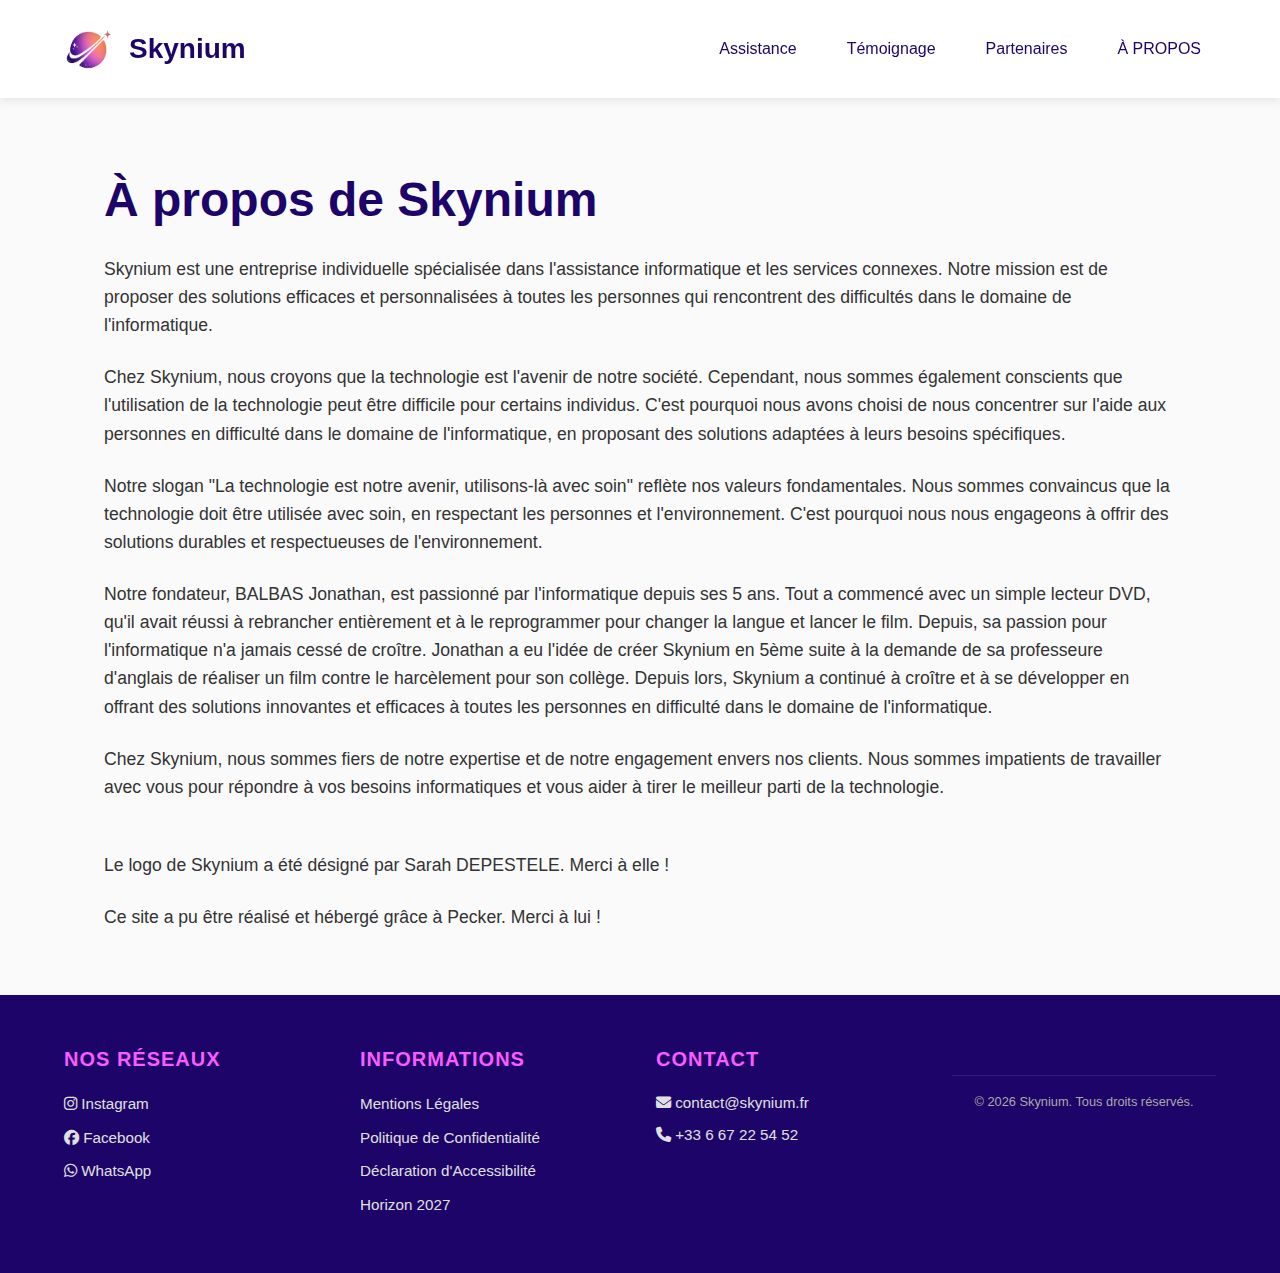
<file: apropos.html>
<!DOCTYPE html>
<html lang="fr">
<head>
    <meta charset="UTF-8">
    <meta name="viewport" content="width=device-width, initial-scale=1.0">
    <title>Skynium - À propos</title>

    <link rel="stylesheet" href="ressources/style.css">
    <link rel="stylesheet" href="https://cdnjs.cloudflare.com/ajax/libs/font-awesome/6.5.1/css/all.min.css">
    
    <link rel="icon" type="image/png" href="/ressources/favicon/favicon-96x96.png" sizes="96x96" />
    <link rel="icon" type="image/svg+xml" href="/ressources/favicon/favicon.svg" />
    <link rel="shortcut icon" href="/ressources/favicon/favicon.ico" />
    <link rel="apple-touch-icon" sizes="180x180" href="/ressources/favicon/apple-touch-icon.png" />
    <meta name="apple-mobile-web-app-title" content="Skynium" />
    <link rel="manifest" href="/ressources/favicon/site.webmanifest" />

</head>
<body>

    <header>
        <div>
            <img src="ressources/logo.png" alt="Logo de Skynium"> 
            <a href="index.html"><p>Skynium</p></a>
        </div>

        <nav>
            <ul id="main-nav">
                <li><a href="assistance.html">Assistance</a></li>
                <li><a href="temoignage.html">Témoignage</a></li>
                
                <li>
                    <a href="#">Partenaires</a>
                    <ul>
                        <li><a href="https://abovethesky.skynium.fr">Above The Sky</a></li>
                        <li><a href="https://e-reservation.skynium.fr">Skynium E-Reservation</a></li>
                    </ul>
                </li>
                
                <li><a href="apropos.html">À PROPOS</a></li>
            </ul>

            <i class="fa-solid fa-bars" id="mobile-menu-icon"></i>
        </nav>
    </header>

    <main>
            <h1>À propos de Skynium</h1>
            <p>
                Skynium est une entreprise individuelle spécialisée dans l'assistance informatique et les services connexes. Notre mission est de proposer des solutions efficaces et personnalisées à toutes les personnes qui rencontrent des difficultés dans le domaine de l'informatique.
            </p>
            <p>
                Chez Skynium, nous croyons que la technologie est l'avenir de notre société. Cependant, nous sommes également conscients que l'utilisation de la technologie peut être difficile pour certains individus. C'est pourquoi nous avons choisi de nous concentrer sur l'aide aux personnes en difficulté dans le domaine de l'informatique, en proposant des solutions adaptées à leurs besoins spécifiques.
            </p>
            <p>
                Notre slogan "La technologie est notre avenir, utilisons-là avec soin" reflète nos valeurs fondamentales. Nous sommes convaincus que la technologie doit être utilisée avec soin, en respectant les personnes et l'environnement. C'est pourquoi nous nous engageons à offrir des solutions durables et respectueuses de l'environnement.
            </p>
            <p>
                Notre fondateur, BALBAS Jonathan, est passionné par l'informatique depuis ses 5 ans. Tout a commencé avec un simple lecteur DVD, qu'il avait réussi à
rebrancher entièrement et à le reprogrammer pour changer la langue et lancer le film. Depuis, sa passion pour l'informatique n'a jamais cessé de croître. Jonathan a eu l'idée de créer Skynium en 5ème suite à la demande de sa professeure d'anglais de réaliser un film contre le harcèlement pour son collège. Depuis lors, Skynium a continué à croître et à se développer en offrant des solutions innovantes et efficaces à toutes les personnes en difficulté dans le domaine de l'informatique.
            </p>
            <p>
                Chez Skynium, nous sommes fiers de notre expertise et de notre engagement envers nos clients. Nous sommes impatients de travailler avec vous pour répondre à vos besoins informatiques et vous aider à tirer le meilleur parti de la technologie.
            </p>
            <br>
            <p>
                Le logo de Skynium a été désigné par Sarah DEPESTELE. Merci à elle !
            <p>
                Ce site a pu être réalisé et hébergé grâce à Pecker. Merci à lui !
            </p>

        
    </main>

    <footer>
        <div>
            <h3>Nos réseaux</h3>
            <ul>
                <li><a href="https://instagram.com/skynium"><i class="fa-brands fa-instagram"></i> Instagram</a></li>
                <li><a href="https://facebook.com/SkyniumRECONECT"><i class="fa-brands fa-facebook"></i> Facebook</a></li>
                <li><a href="https://wa.me/33667225452"><i class="fa-brands fa-whatsapp"></i> WhatsApp</a></li>
            </ul>
        </div>
        <div>
            <h3>Informations</h3>
            <ul>
                <li><a href="mentionslegales.html">Mentions Légales</a></li>
                <li><a href="politiqueconfidentialite.html">Politique de Confidentialité</a></li>
                <li><a href="accessibilite.html">Déclaration d'Accessibilité</a></li>
                <li><a href="horizon2027.html">Horizon 2027</a></li>
            </ul>
        </div>
        <div>
            <h3>Contact</h3>
            <p><a href="mailto:contact@skynium.fr"><i class="fa-solid fa-envelope"></i> contact@skynium.fr</a></p>
            <p><a href="sms:+33667225452"><i class="fa-solid fa-phone"></i> +33 6 67 22 54 52</a></p>
        </div>
        <div class="footer-bottom">
            &copy; 2026 Skynium. Tous droits réservés.
        </div>
    </footer>

    <call-us-selector phonesystem-url="https://1187.3cx.cloud" party="skynium"></call-us-selector>
    <script>var FreeScoutW={s:{"color":"#1d0469","position":"br","locale":"fr","require":["name","email","phone"],"id":1681224262}};(function(d,e,s){if(d.getElementById("freescout-w"))return;a=d.createElement(e);m=d.getElementsByTagName(e)[0];a.async=1;a.id="freescout-w";a.src=s;m.parentNode.insertBefore(a, m)})(document,"script","https://support.iris.skynium.fr/modules/chat/js/widget.js?v=2503");</script>

</body>
</html>
</file>
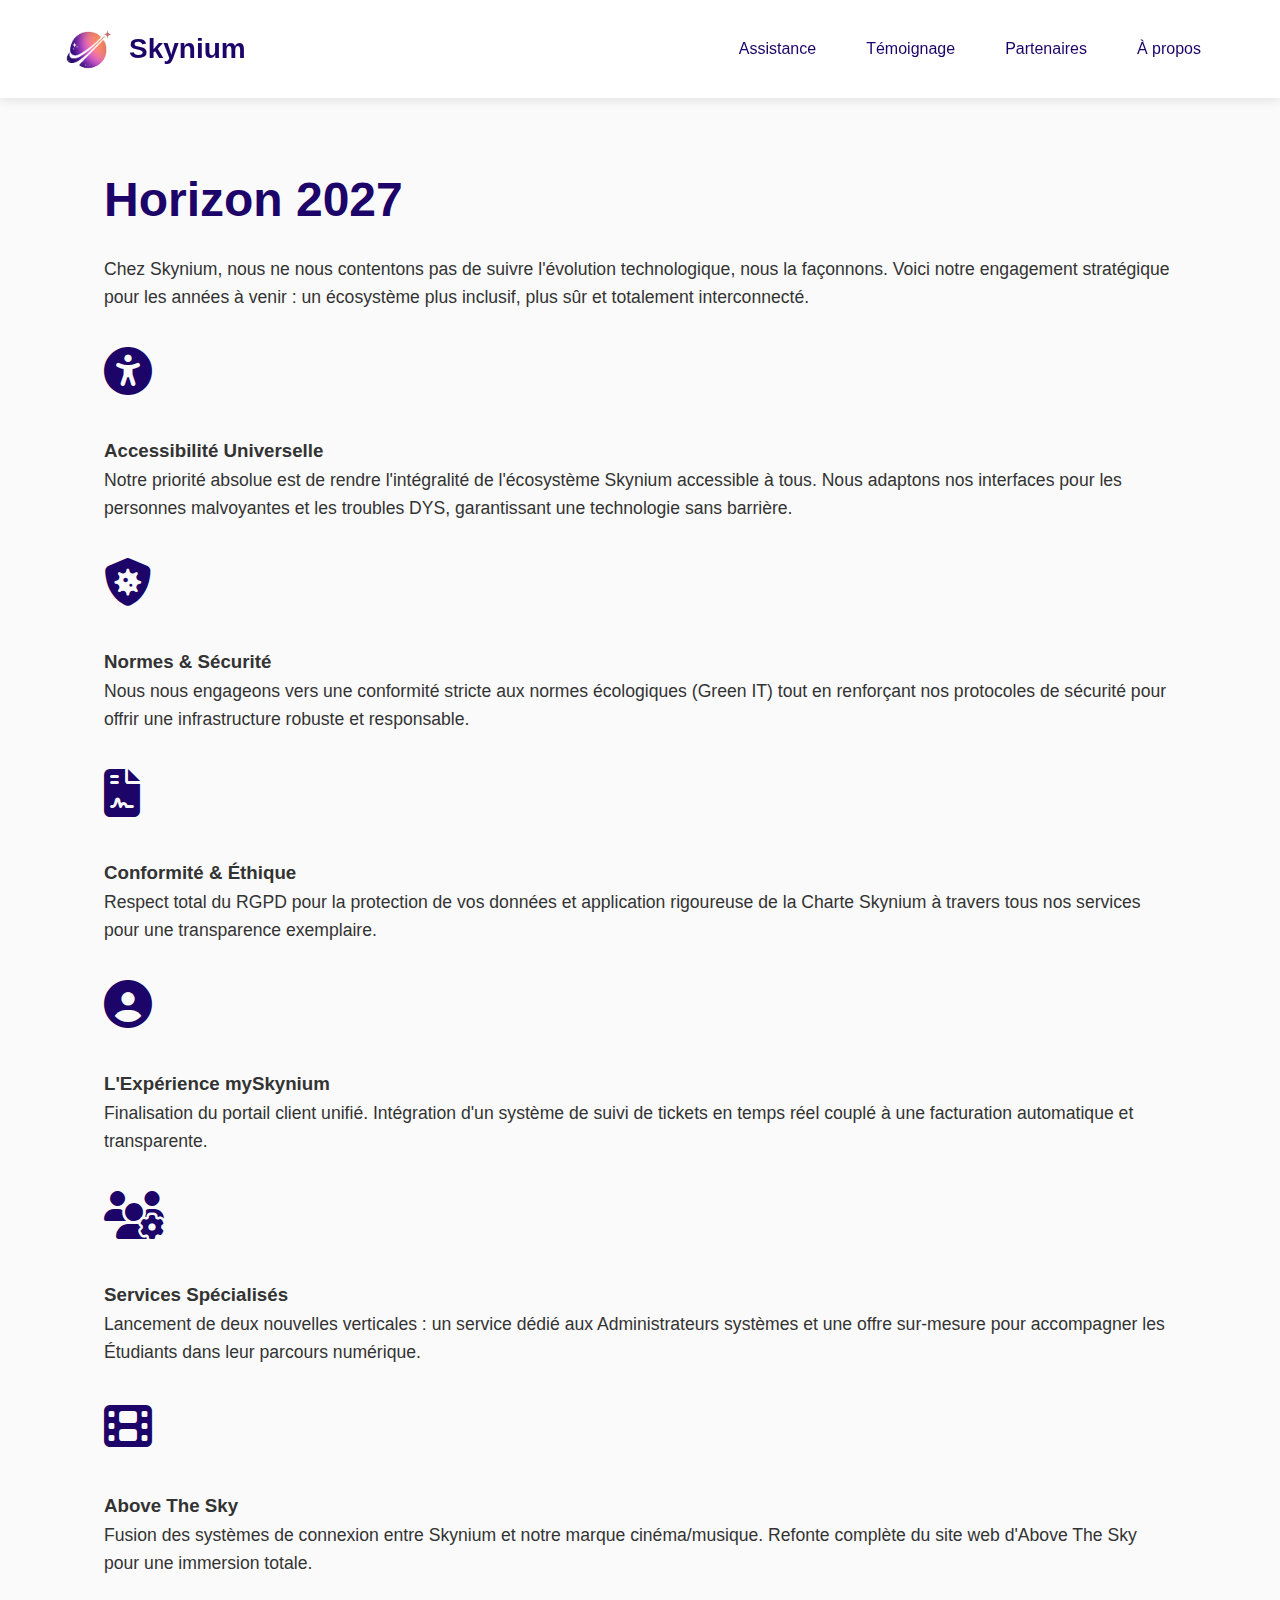
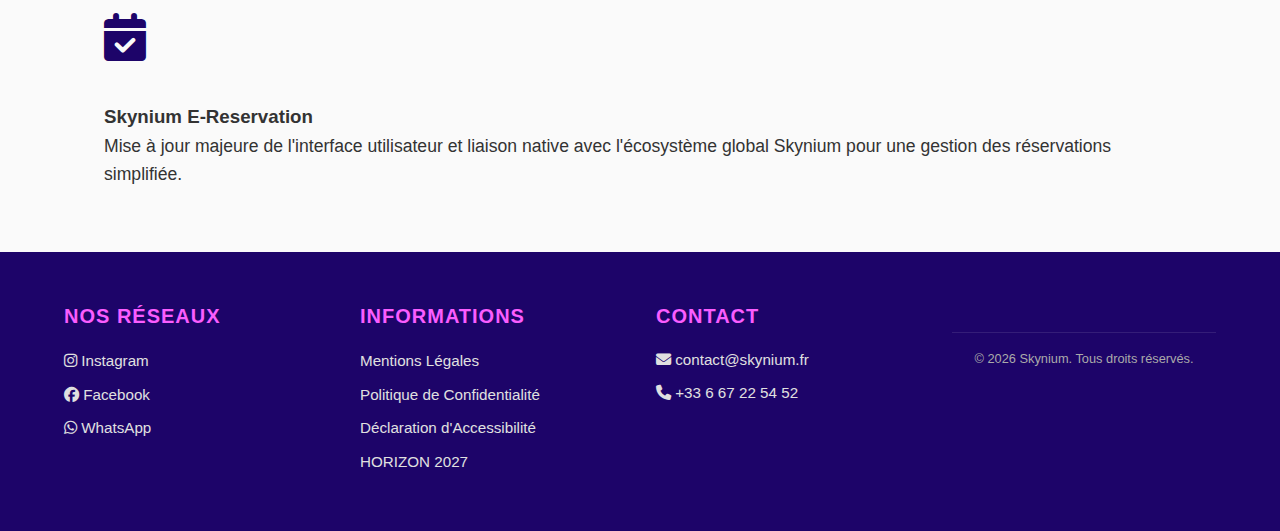
<file: horizon2027.html>
<!DOCTYPE html>
<html lang="fr">
<head>
    <meta charset="UTF-8">
    <meta name="viewport" content="width=device-width, initial-scale=1.0">
    <title>Skynium - Horizon 2027</title>

    <link rel="stylesheet" href="ressources/style.css">
    <link rel="stylesheet" href="https://cdnjs.cloudflare.com/ajax/libs/font-awesome/6.5.1/css/all.min.css">
    
    <link rel="icon" type="image/png" href="/ressources/favicon/favicon-96x96.png" sizes="96x96" />
    <link rel="icon" type="image/svg+xml" href="/ressources/favicon/favicon.svg" />
    <link rel="shortcut icon" href="/ressources/favicon/favicon.ico" />
    <link rel="apple-touch-icon" sizes="180x180" href="/ressources/favicon/apple-touch-icon.png" />
    <meta name="apple-mobile-web-app-title" content="Skynium" />
    <link rel="manifest" href="/ressources/favicon/site.webmanifest" />

</head>
<body>

    <header>
        <div>
            <img src="ressources/logo.png" alt="Logo de Skynium"> 
            <a href="index.html"><p>Skynium</p></a>
        </div>

        <nav>
            <ul id="main-nav">
                <li><a href="assistance.html">Assistance</a></li>
                <li><a href="temoignage.html">Témoignage</a></li>
                
                <li>
                    <a href="#">Partenaires</a>
                    <ul>
                        <li><a href="https://abovethesky.skynium.fr">Above The Sky</a></li>
                        <li><a href="https://e-reservation.skynium.fr">Skynium E-Reservation</a></li>
                    </ul>
                </li>
                
                <li><a href="apropos.html">À propos</a></li>
            </ul>

            <i class="fa-solid fa-bars" id="mobile-menu-icon"></i>
        </nav>
        
    </header>

    <main>
        
        <!-- Section Hero -->
        <section class="horizon-hero">
            <h1>Horizon 2027</h1>
            <p class="horizon-intro">
                Chez Skynium, nous ne nous contentons pas de suivre l'évolution technologique, nous la façonnons. 
                Voici notre engagement stratégique pour les années à venir : un écosystème plus inclusif, 
                plus sûr et totalement interconnecté.
            </p>
        </section>

        <!-- Grille des Objectifs -->
        <section class="horizon-grid">
            
            <!-- Carte 1 : Accessibilité -->
            <div class="horizon-card">
                <div class="card-icon"><i class="fas fa-universal-access"></i></div>
                <h3>Accessibilité Universelle</h3>
                <p>Notre priorité absolue est de rendre l'intégralité de l'écosystème Skynium accessible à tous. Nous adaptons nos interfaces pour les personnes malvoyantes et les troubles DYS, garantissant une technologie sans barrière.</p>
            </div>

            <!-- Carte 2 : Écologie & Sécurité -->
            <div class="horizon-card">
                <div class="card-icon"><i class="fas fa-shield-virus"></i></div>
                <h3>Normes & Sécurité</h3>
                <p>Nous nous engageons vers une conformité stricte aux normes écologiques (Green IT) tout en renforçant nos protocoles de sécurité pour offrir une infrastructure robuste et responsable.</p>
            </div>

            <!-- Carte 3 : RGPD & Charte -->
            <div class="horizon-card">
                <div class="card-icon"><i class="fas fa-file-contract"></i></div>
                <h3>Conformité & Éthique</h3>
                <p>Respect total du RGPD pour la protection de vos données et application rigoureuse de la Charte Skynium à travers tous nos services pour une transparence exemplaire.</p>
            </div>

            <!-- Carte 4 : mySkynium -->
            <div class="horizon-card">
                <div class="card-icon"><i class="fas fa-user-circle"></i></div>
                <h3>L'Expérience mySkynium</h3>
                <p>Finalisation du portail client unifié. Intégration d'un système de suivi de tickets en temps réel couplé à une facturation automatique et transparente.</p>
            </div>

            <!-- Carte 5 : Nouveaux Services -->
            <div class="horizon-card">
                <div class="card-icon"><i class="fas fa-users-cog"></i></div>
                <h3>Services Spécialisés</h3>
                <p>Lancement de deux nouvelles verticales : un service dédié aux Administrateurs systèmes et une offre sur-mesure pour accompagner les Étudiants dans leur parcours numérique.</p>
            </div>

            <!-- Carte 6 : Above The Sky -->
            <div class="horizon-card">
                <div class="card-icon"><i class="fas fa-film"></i></div>
                <h3>Above The Sky</h3>
                <p>Fusion des systèmes de connexion entre Skynium et notre marque cinéma/musique. Refonte complète du site web d'Above The Sky pour une immersion totale.</p>
            </div>

            <!-- Carte 7 : E-Reservation -->
            <div class="horizon-card">
                <div class="card-icon"><i class="fas fa-calendar-check"></i></div>
                <h3>Skynium E-Reservation</h3>
                <p>Mise à jour majeure de l'interface utilisateur et liaison native avec l'écosystème global Skynium pour une gestion des réservations simplifiée.</p>
            </div>

        </section>

    </main>

    <footer>
        <div>
            <h3>Nos réseaux</h3>
            <ul>
                <li><a href="https://instagram.com/skynium"><i class="fa-brands fa-instagram"></i> Instagram</a></li>
                <li><a href="https://facebook.com/SkyniumRECONECT"><i class="fa-brands fa-facebook"></i> Facebook</a></li>
                <li><a href="https://wa.me/33667225452"><i class="fa-brands fa-whatsapp"></i> WhatsApp</a></li>
            </ul>
        </div>
        <div>
            <h3>Informations</h3>
            <ul>
                <li><a href="mentionslegales.html">Mentions Légales</a></li>
                <li><a href="politiqueconfidentialite.html">Politique de Confidentialité</a></li>
                <li><a href="accessibilite.html">Déclaration d'Accessibilité</a></li>
                <li><a href="horizon2027.html">HORIZON 2027</a></li>
            </ul>
        </div>
        <div>
            <h3>Contact</h3>
            <p><a href="mailto:contact@skynium.fr"><i class="fa-solid fa-envelope"></i> contact@skynium.fr</a></p>
            <p><a href="sms:+33667225452"><i class="fa-solid fa-phone"></i> +33 6 67 22 54 52</a></p>
        </div>
        <div class="footer-bottom">
            &copy; 2026 Skynium. Tous droits réservés.
        </div>
    </footer>

    <call-us-selector phonesystem-url="https://1187.3cx.cloud" party="skynium"></call-us-selector>
    <script>var FreeScoutW={s:{"color":"#1d0469","position":"br","locale":"fr","require":["name","email","phone"],"id":1681224262}};(function(d,e,s){if(d.getElementById("freescout-w"))return;a=d.createElement(e);m=d.getElementsByTagName(e)[0];a.async=1;a.id="freescout-w";a.src=s;m.parentNode.insertBefore(a, m)})(document,"script","https://support.iris.skynium.fr/modules/chat/js/widget.js?v=2503");</script>
    <script src="ressources/app.js"></script>

</body>
</html>
</file>
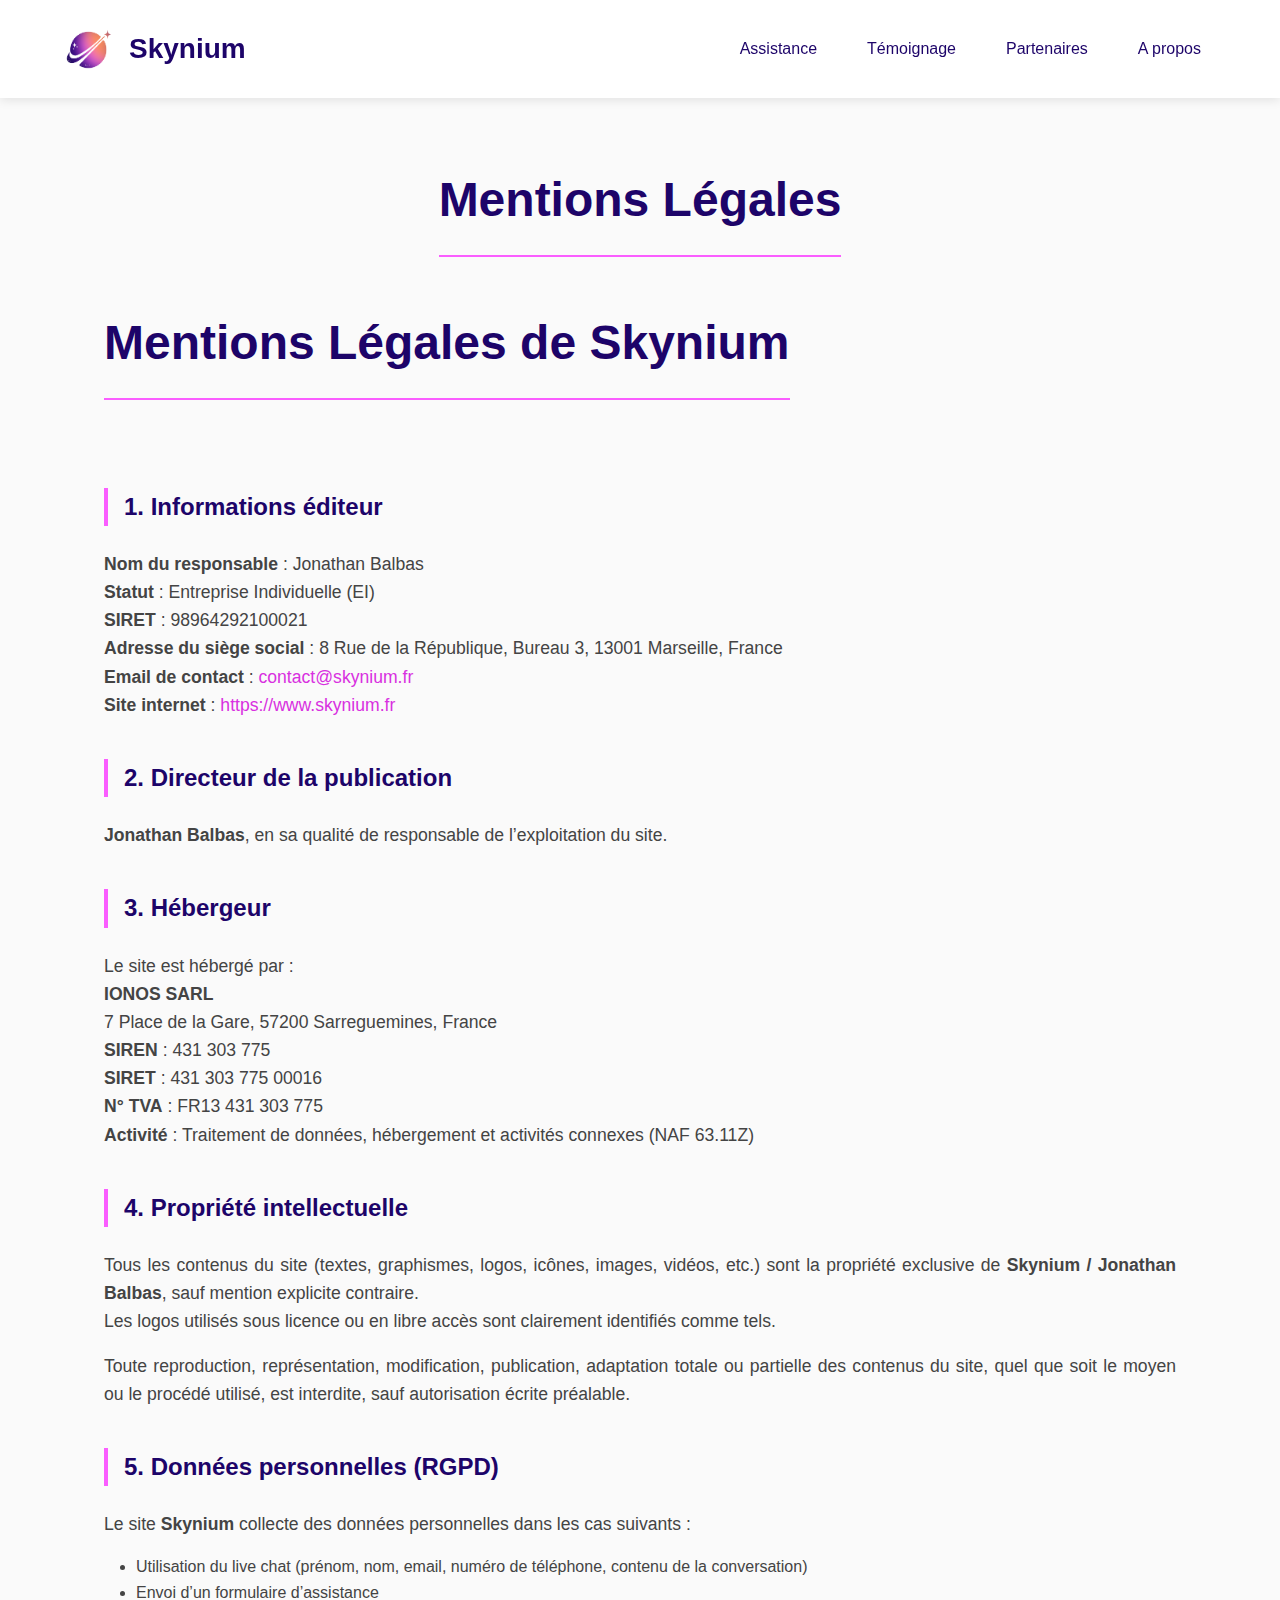
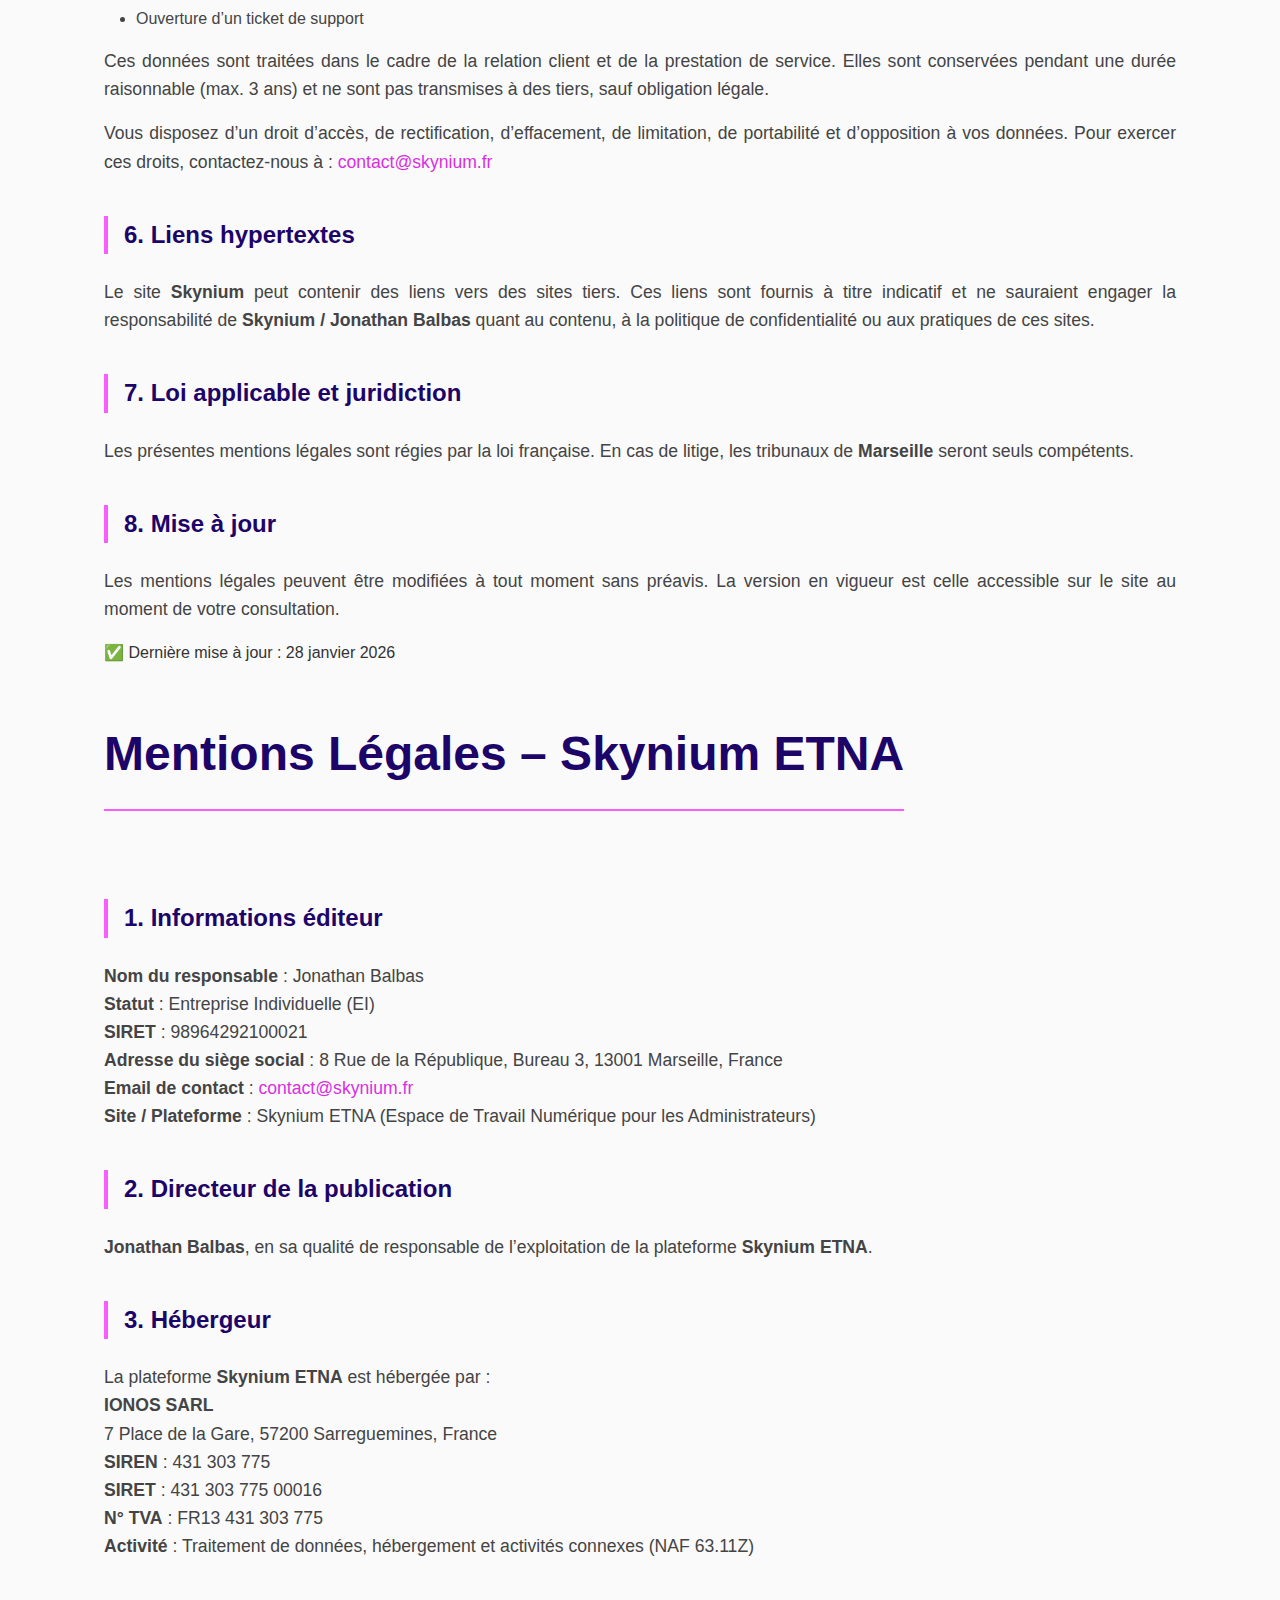
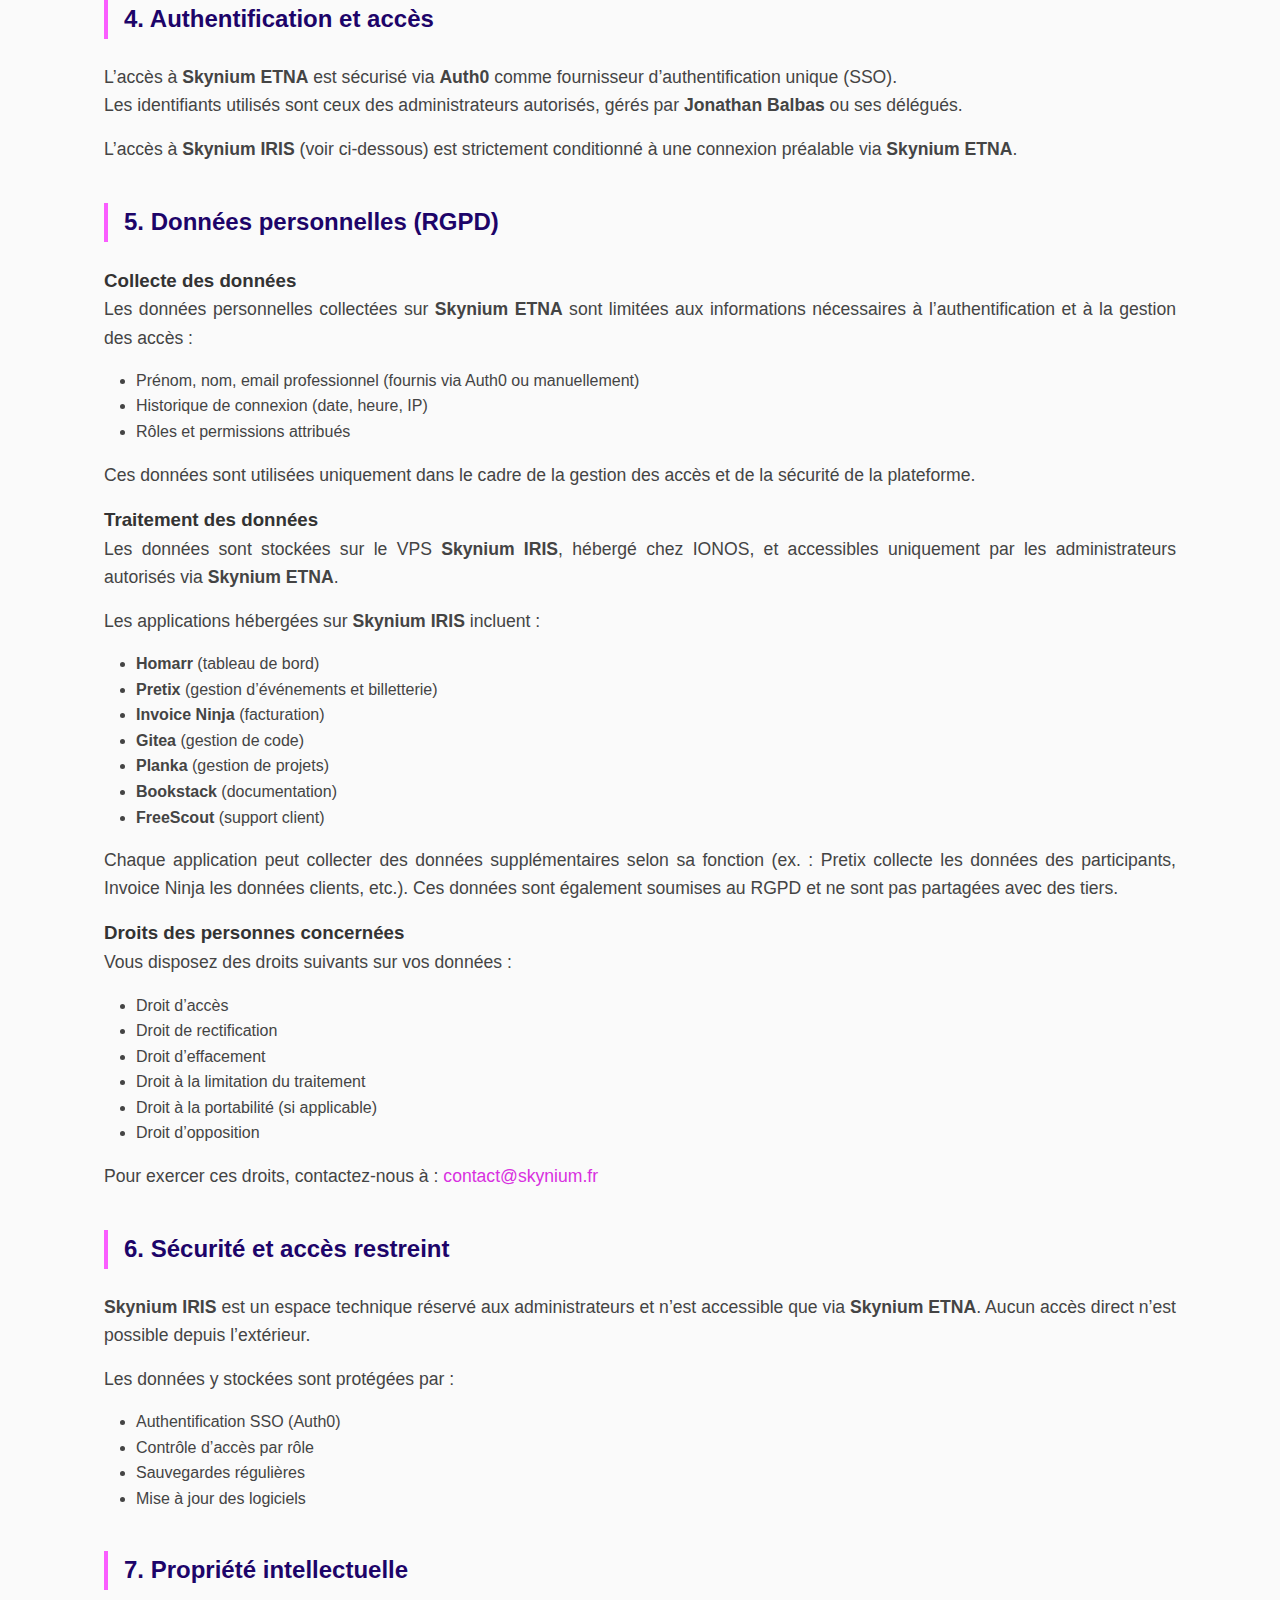
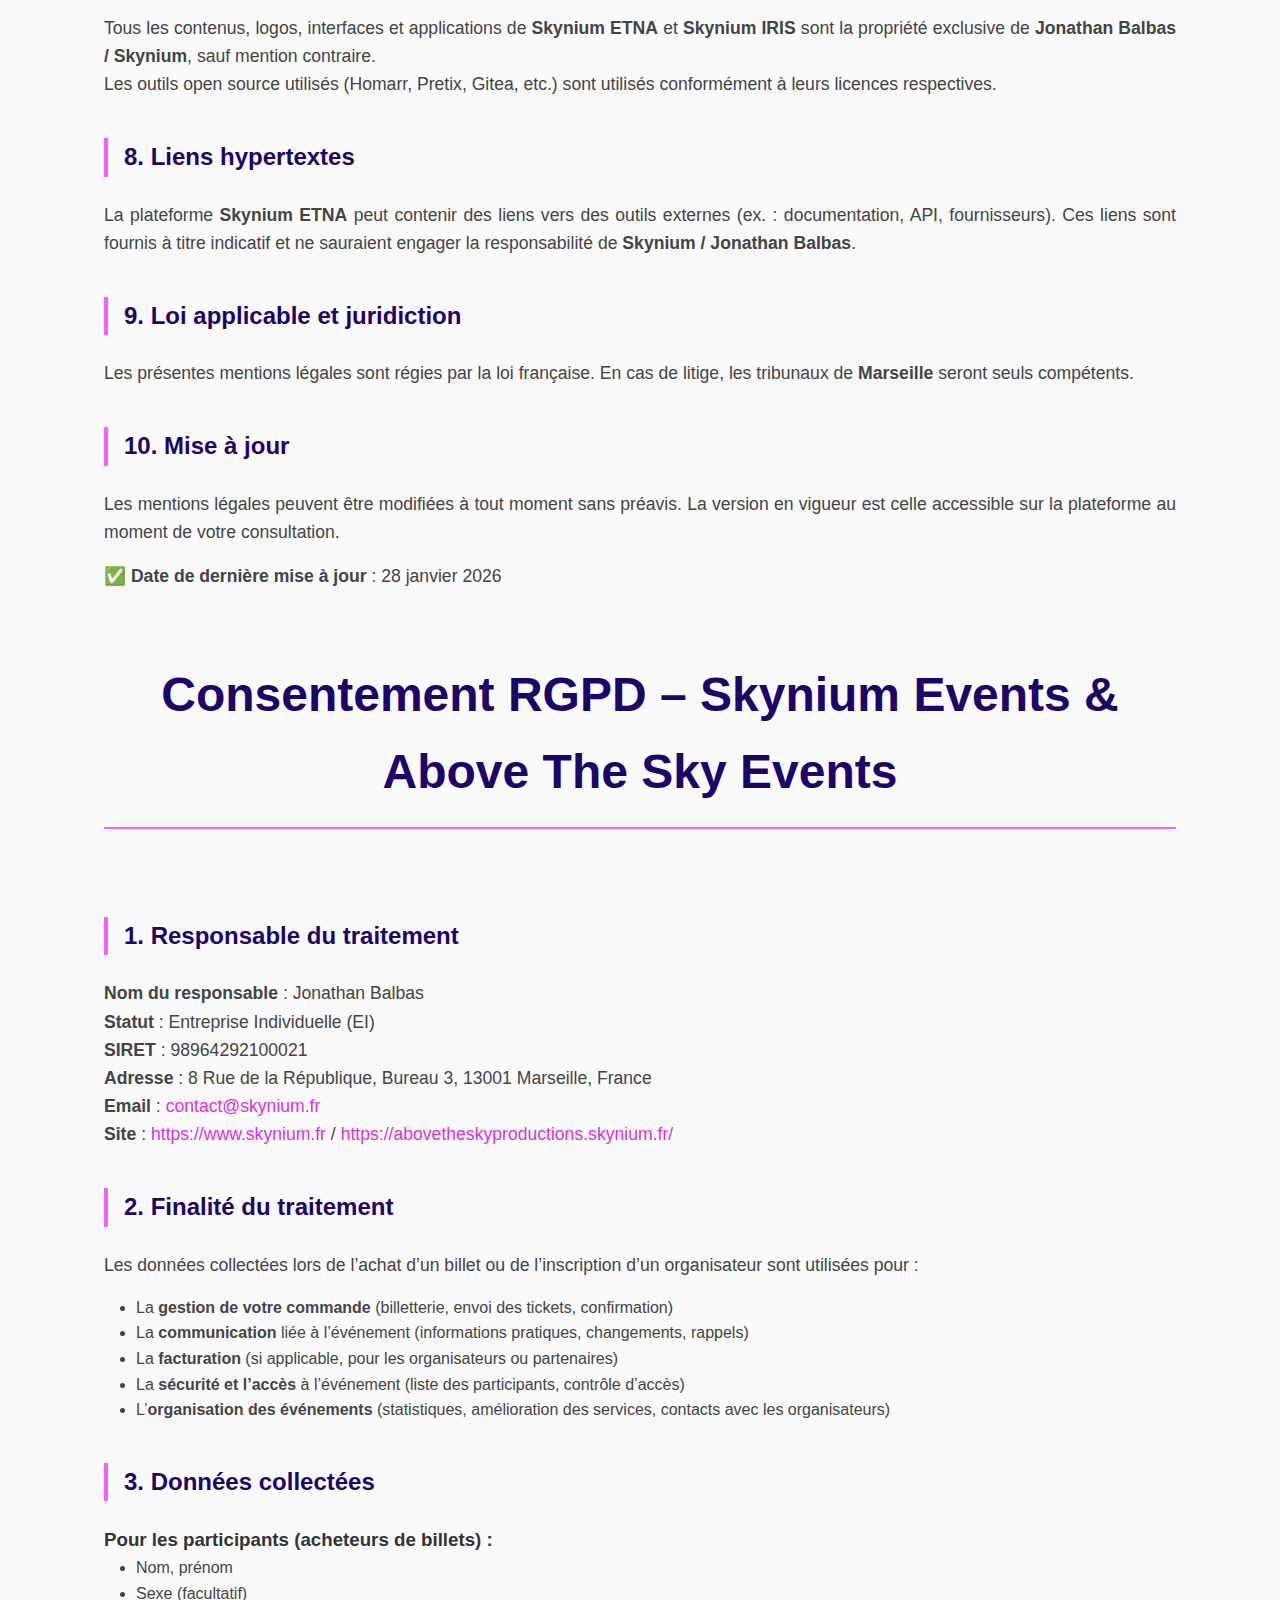
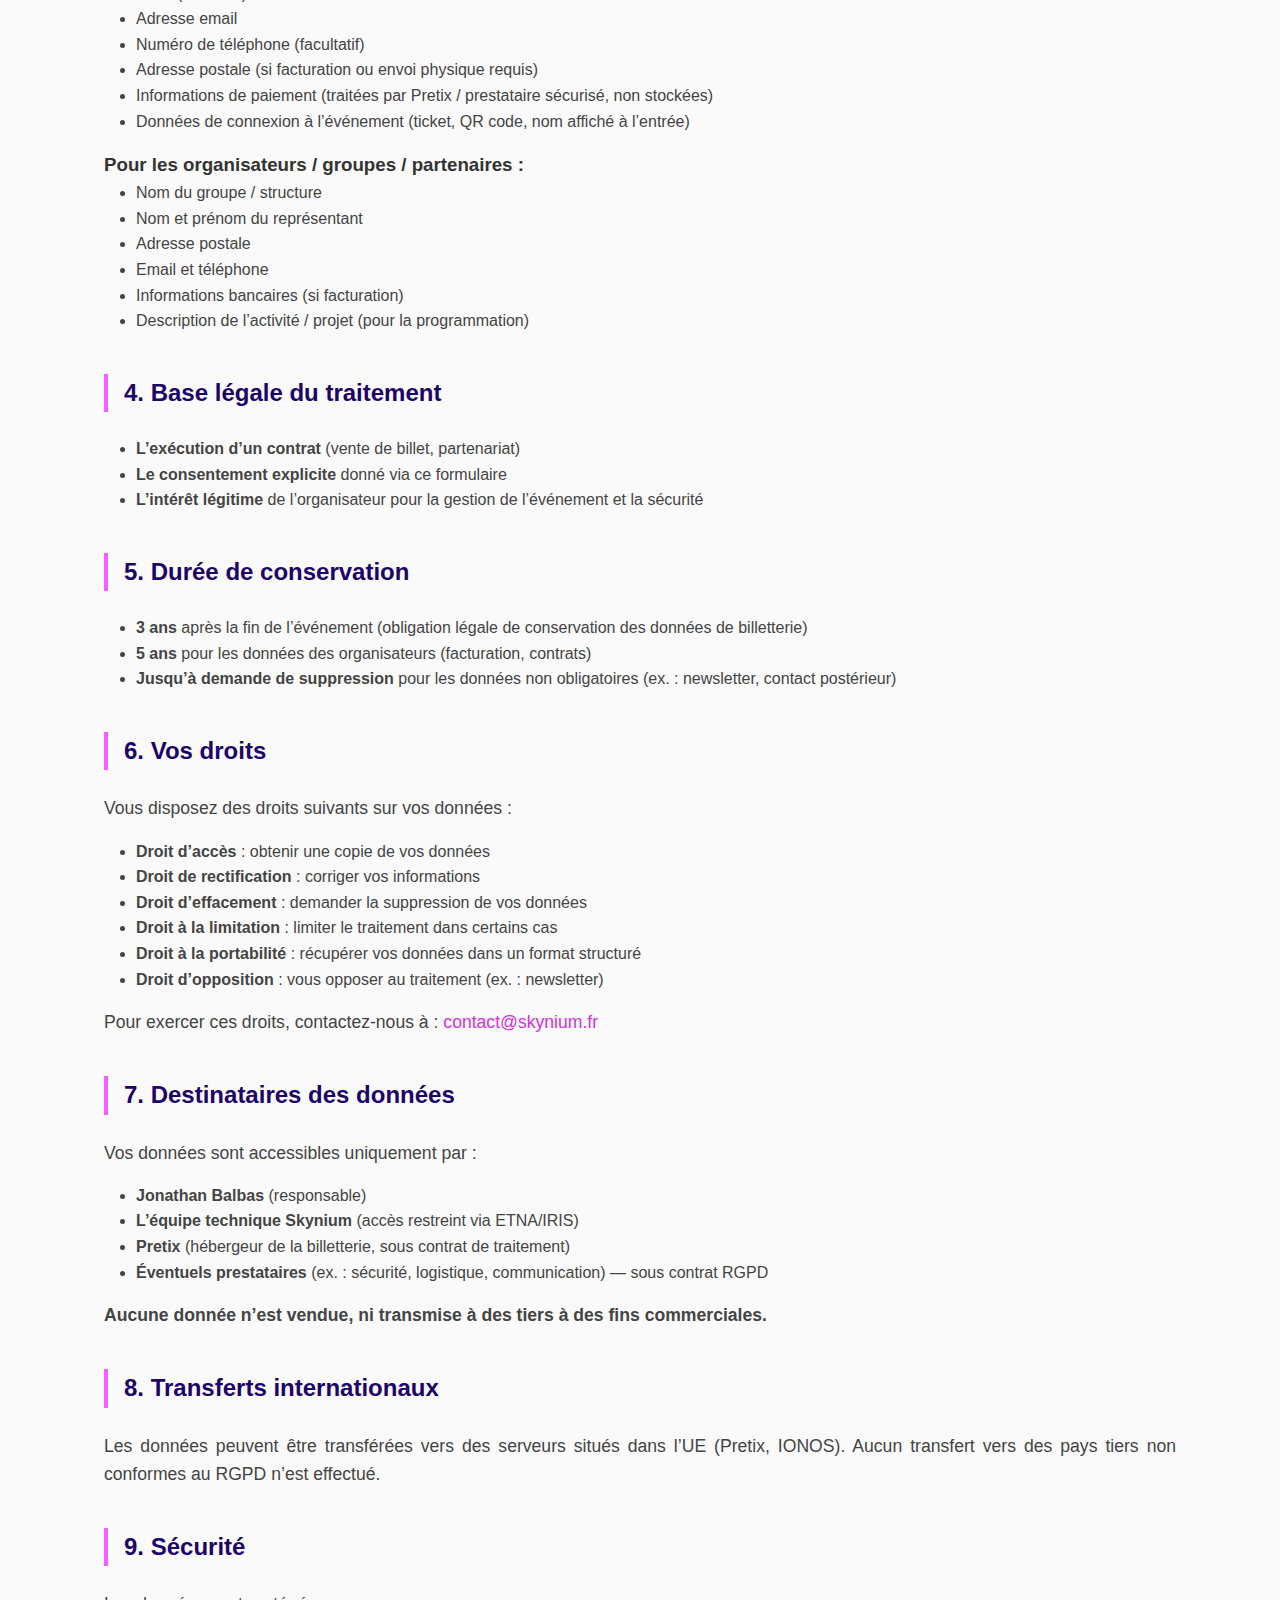
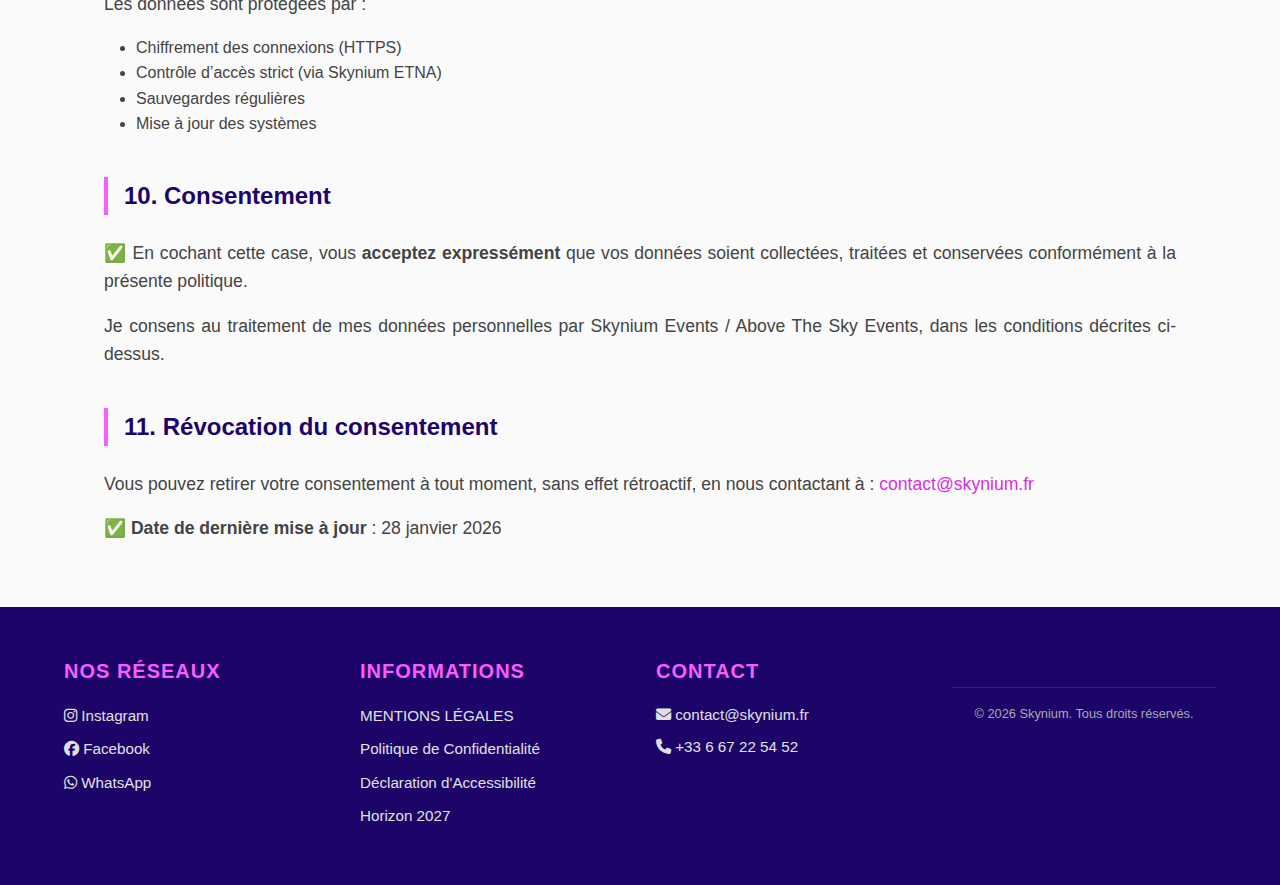
<file: mentionslegales.html>
<!DOCTYPE html>
<html lang="fr">
<head>
    <meta charset="UTF-8">
    <meta name="viewport" content="width=device-width, initial-scale=1.0">
    <title>Skynium - Mentions Légales</title>
    <link rel="stylesheet" href="ressources/style.css">
    <link rel="stylesheet" href="https://cdnjs.cloudflare.com/ajax/libs/font-awesome/6.5.1/css/all.min.css">
    
    <link rel="icon" type="image/png" href="/ressources/favicon/favicon-96x96.png" sizes="96x96" />
    <link rel="icon" type="image/svg+xml" href="/ressources/favicon/favicon.svg" />
    <link rel="shortcut icon" href="/ressources/favicon/favicon.ico" />
    <link rel="apple-touch-icon" sizes="180x180" href="/ressources/favicon/apple-touch-icon.png" />
    <meta name="apple-mobile-web-app-title" content="Skynium" />
    <link rel="manifest" href="/ressources/favicon/site.webmanifest" />
</head>
<body>

    <header>
        <div>
            <img src="ressources/logo.png" alt="Logo de Skynium"> 
            <a href="index.html"><p>Skynium</p></a>
        </div>

        <nav>
            <ul id="main-nav">
                <li><a href="assistance.html">Assistance</a></li>
                <li><a href="temoignage.html">Témoignage</a></li>
                
                <li>
                    <a href="#">Partenaires</a>
                    <ul>
                        <li><a href="https://abovethesky.skynium.fr">Above The Sky</a></li>
                        <li><a href="https://e-reservation.skynium.fr">Skynium E-Reservation</a></li>
                    </ul>
                </li>
                
                <li><a href="apropos.html">A propos</a></li>
            </ul>

            <i class="fa-solid fa-bars" id="mobile-menu-icon"></i>
        </nav>
    </header>

    <main class="legal-page">
        <div style="text-align: center;">
            <h1>Mentions Légales</h1>
        </div>

        <section>
            <h1>Mentions Légales de Skynium</h1>

            <h2>1. Informations éditeur</h2>
            <p>
                <strong>Nom du responsable</strong> : Jonathan Balbas<br>
                <strong>Statut</strong> : Entreprise Individuelle (EI)<br>
                <strong>SIRET</strong> : 98964292100021<br>
                <strong>Adresse du siège social</strong> : 8 Rue de la République, Bureau 3, 13001 Marseille, France<br>
                <strong>Email de contact</strong> : <a href="mailto:contact@skynium.fr">contact@skynium.fr</a><br>
                <strong>Site internet</strong> : <a href="https://www.skynium.fr" target="_blank">https://www.skynium.fr</a>
            </p>

            <h2>2. Directeur de la publication</h2>
            <p>
                <strong>Jonathan Balbas</strong>, en sa qualité de responsable de l’exploitation du site.
            </p>

            <h2>3. Hébergeur</h2>
            <p>
                Le site est hébergé par :<br>
                <strong>IONOS SARL</strong><br>
                7 Place de la Gare, 57200 Sarreguemines, France<br>
                <strong>SIREN</strong> : 431 303 775<br>
                <strong>SIRET</strong> : 431 303 775 00016<br>
                <strong>N° TVA</strong> : FR13 431 303 775<br>
                <strong>Activité</strong> : Traitement de données, hébergement et activités connexes (NAF 63.11Z)
            </p>

            <h2>4. Propriété intellectuelle</h2>
            <p>
                Tous les contenus du site (textes, graphismes, logos, icônes, images, vidéos, etc.) sont la propriété exclusive de <strong>Skynium / Jonathan Balbas</strong>, sauf mention explicite contraire.<br>
                Les logos utilisés sous licence ou en libre accès sont clairement identifiés comme tels.
            </p>
            <p>
                Toute reproduction, représentation, modification, publication, adaptation totale ou partielle des contenus du site, quel que soit le moyen ou le procédé utilisé, est interdite, sauf autorisation écrite préalable.
            </p>

            <h2>5. Données personnelles (RGPD)</h2>
            <p>
                Le site <strong>Skynium</strong> collecte des données personnelles dans les cas suivants :
            </p>
            <ul>
                <li>Utilisation du live chat (prénom, nom, email, numéro de téléphone, contenu de la conversation)</li>
                <li>Envoi d’un formulaire d’assistance</li>
                <li>Ouverture d’un ticket de support</li>
            </ul>
            <p>
                Ces données sont traitées dans le cadre de la relation client et de la prestation de service. Elles sont conservées pendant une durée raisonnable (max. 3 ans) et ne sont pas transmises à des tiers, sauf obligation légale.
            </p>
            <p>
                Vous disposez d’un droit d’accès, de rectification, d’effacement, de limitation, de portabilité et d’opposition à vos données. Pour exercer ces droits, contactez-nous à : <a href="mailto:contact@skynium.fr">contact@skynium.fr</a>
            </p>

            <h2>6. Liens hypertextes</h2>
            <p>
                Le site <strong>Skynium</strong> peut contenir des liens vers des sites tiers. Ces liens sont fournis à titre indicatif et ne sauraient engager la responsabilité de <strong>Skynium / Jonathan Balbas</strong> quant au contenu, à la politique de confidentialité ou aux pratiques de ces sites.
            </p>

            <h2>7. Loi applicable et juridiction</h2>
            <p>
                Les présentes mentions légales sont régies par la loi française. En cas de litige, les tribunaux de <strong>Marseille</strong> seront seuls compétents.
            </p>

            <h2>8. Mise à jour</h2>
            <p>
                Les mentions légales peuvent être modifiées à tout moment sans préavis. La version en vigueur est celle accessible sur le site au moment de votre consultation.
            </p>

            <div class="footer">
                ✅ Dernière mise à jour : 28 janvier 2026
            </div>
        </section>

        <br>
        <br>

        <section>
            <h1>Mentions Légales – Skynium ETNA</h1>

            <h2>1. Informations éditeur</h2>
            <p><strong>Nom du responsable</strong> : Jonathan Balbas<br>
            <strong>Statut</strong> : Entreprise Individuelle (EI)<br>
            <strong>SIRET</strong> : 98964292100021<br>
            <strong>Adresse du siège social</strong> : 8 Rue de la République, Bureau 3, 13001 Marseille, France<br>
            <strong>Email de contact</strong> : <a href="mailto:contact@skynium.fr">contact@skynium.fr</a><br>
            <strong>Site / Plateforme</strong> : Skynium ETNA (Espace de Travail Numérique pour les Administrateurs)</p>

            <h2>2. Directeur de la publication</h2>
            <p><strong>Jonathan Balbas</strong>, en sa qualité de responsable de l’exploitation de la plateforme <strong>Skynium ETNA</strong>.</p>

            <h2>3. Hébergeur</h2>
            <p>La plateforme <strong>Skynium ETNA</strong> est hébergée par :<br>
            <strong>IONOS SARL</strong><br>
            7 Place de la Gare, 57200 Sarreguemines, France<br>
            <strong>SIREN</strong> : 431 303 775<br>
            <strong>SIRET</strong> : 431 303 775 00016<br>
            <strong>N° TVA</strong> : FR13 431 303 775<br>
            <strong>Activité</strong> : Traitement de données, hébergement et activités connexes (NAF 63.11Z)</p>

            <h2>4. Authentification et accès</h2>
            <p>L’accès à <strong>Skynium ETNA</strong> est sécurisé via <strong>Auth0</strong> comme fournisseur d’authentification unique (SSO).<br>
            Les identifiants utilisés sont ceux des administrateurs autorisés, gérés par <strong>Jonathan Balbas</strong> ou ses délégués.</p>
            <p>L’accès à <strong>Skynium IRIS</strong> (voir ci-dessous) est strictement conditionné à une connexion préalable via <strong>Skynium ETNA</strong>.</p>

            <h2>5. Données personnelles (RGPD)</h2>

            <h3>Collecte des données</h3>
            <p>Les données personnelles collectées sur <strong>Skynium ETNA</strong> sont limitées aux informations nécessaires à l’authentification et à la gestion des accès :</p>
            <ul>
                <li>Prénom, nom, email professionnel (fournis via Auth0 ou manuellement)</li>
                <li>Historique de connexion (date, heure, IP)</li>
                <li>Rôles et permissions attribués</li>
            </ul>
            <p>Ces données sont utilisées uniquement dans le cadre de la gestion des accès et de la sécurité de la plateforme.</p>

            <h3>Traitement des données</h3>
            <p>Les données sont stockées sur le VPS <strong>Skynium IRIS</strong>, hébergé chez IONOS, et accessibles uniquement par les administrateurs autorisés via <strong>Skynium ETNA</strong>.</p>
            <p>Les applications hébergées sur <strong>Skynium IRIS</strong> incluent :</p>
            <ul>
                <li><strong>Homarr</strong> (tableau de bord)</li>
                <li><strong>Pretix</strong> (gestion d’événements et billetterie)</li>
                <li><strong>Invoice Ninja</strong> (facturation)</li>
                <li><strong>Gitea</strong> (gestion de code)</li>
                <li><strong>Planka</strong> (gestion de projets)</li>
                <li><strong>Bookstack</strong> (documentation)</li>
                <li><strong>FreeScout</strong> (support client)</li>
            </ul>
            <p>Chaque application peut collecter des données supplémentaires selon sa fonction (ex. : Pretix collecte les données des participants, Invoice Ninja les données clients, etc.). Ces données sont également soumises au RGPD et ne sont pas partagées avec des tiers.</p>

            <h3>Droits des personnes concernées</h3>
            <p>Vous disposez des droits suivants sur vos données :</p>
            <ul>
                <li>Droit d’accès</li>
                <li>Droit de rectification</li>
                <li>Droit d’effacement</li>
                <li>Droit à la limitation du traitement</li>
                <li>Droit à la portabilité (si applicable)</li>
                <li>Droit d’opposition</li>
            </ul>
            <p>Pour exercer ces droits, contactez-nous à : <a href="mailto:contact@skynium.fr">contact@skynium.fr</a></p>

            <h2>6. Sécurité et accès restreint</h2>
            <p><strong>Skynium IRIS</strong> est un espace technique réservé aux administrateurs et n’est accessible que via <strong>Skynium ETNA</strong>. Aucun accès direct n’est possible depuis l’extérieur.</p>
            <p>Les données y stockées sont protégées par :</p>
            <ul>
                <li>Authentification SSO (Auth0)</li>
                <li>Contrôle d’accès par rôle</li>
                <li>Sauvegardes régulières</li>
                <li>Mise à jour des logiciels</li>
            </ul>

            <h2>7. Propriété intellectuelle</h2>
            <p>Tous les contenus, logos, interfaces et applications de <strong>Skynium ETNA</strong> et <strong>Skynium IRIS</strong> sont la propriété exclusive de <strong>Jonathan Balbas / Skynium</strong>, sauf mention contraire.<br>
            Les outils open source utilisés (Homarr, Pretix, Gitea, etc.) sont utilisés conformément à leurs licences respectives.</p>

            <h2>8. Liens hypertextes</h2>
            <p>La plateforme <strong>Skynium ETNA</strong> peut contenir des liens vers des outils externes (ex. : documentation, API, fournisseurs). Ces liens sont fournis à titre indicatif et ne sauraient engager la responsabilité de <strong>Skynium / Jonathan Balbas</strong>.</p>

            <h2>9. Loi applicable et juridiction</h2>
            <p>Les présentes mentions légales sont régies par la loi française. En cas de litige, les tribunaux de <strong>Marseille</strong> seront seuls compétents.</p>

            <h2>10. Mise à jour</h2>
            <p>Les mentions légales peuvent être modifiées à tout moment sans préavis. La version en vigueur est celle accessible sur la plateforme au moment de votre consultation.</p>

            <p><strong>✅ Date de dernière mise à jour</strong> : 28 janvier 2026</p>
        </section>

        <br>
        <br>

        <section>
            <h1>Consentement RGPD – Skynium Events & Above The Sky Events</h1>

            <h2>1. Responsable du traitement</h2>
            <p><strong>Nom du responsable</strong> : Jonathan Balbas<br>
            <strong>Statut</strong> : Entreprise Individuelle (EI)<br>
            <strong>SIRET</strong> : 98964292100021<br>
            <strong>Adresse</strong> : 8 Rue de la République, Bureau 3, 13001 Marseille, France<br>
            <strong>Email</strong> : <a href="mailto:contact@skynium.fr">contact@skynium.fr</a><br>
            <strong>Site</strong> : <a href="https://www.skynium.fr" target="_blank">https://www.skynium.fr</a> / <a href="https://abovetheskyproductions.skynium.fr/" target="_blank">https://abovetheskyproductions.skynium.fr/</a></p>

            <h2>2. Finalité du traitement</h2>
            <p>Les données collectées lors de l’achat d’un billet ou de l’inscription d’un organisateur sont utilisées pour :</p>
            <ul>
                <li>La <strong>gestion de votre commande</strong> (billetterie, envoi des tickets, confirmation)</li>
                <li>La <strong>communication</strong> liée à l’événement (informations pratiques, changements, rappels)</li>
                <li>La <strong>facturation</strong> (si applicable, pour les organisateurs ou partenaires)</li>
                <li>La <strong>sécurité et l’accès</strong> à l’événement (liste des participants, contrôle d’accès)</li>
                <li>L’<strong>organisation des événements</strong> (statistiques, amélioration des services, contacts avec les organisateurs)</li>
            </ul>

            <h2>3. Données collectées</h2>

            <h3>Pour les participants (acheteurs de billets) :</h3>
            <ul>
                <li>Nom, prénom</li>
                <li>Sexe (facultatif)</li>
                <li>Adresse email</li>
                <li>Numéro de téléphone (facultatif)</li>
                <li>Adresse postale (si facturation ou envoi physique requis)</li>
                <li>Informations de paiement (traitées par Pretix / prestataire sécurisé, non stockées)</li>
                <li>Données de connexion à l’événement (ticket, QR code, nom affiché à l’entrée)</li>
            </ul>

            <h3>Pour les organisateurs / groupes / partenaires :</h3>
            <ul>
                <li>Nom du groupe / structure</li>
                <li>Nom et prénom du représentant</li>
                <li>Adresse postale</li>
                <li>Email et téléphone</li>
                <li>Informations bancaires (si facturation)</li>
                <li>Description de l’activité / projet (pour la programmation)</li>
            </ul>

            <h2>4. Base légale du traitement</h2>
            <ul>
                <li><strong>L’exécution d’un contrat</strong> (vente de billet, partenariat)</li>
                <li><strong>Le consentement explicite</strong> donné via ce formulaire</li>
                <li><strong>L’intérêt légitime</strong> de l’organisateur pour la gestion de l’événement et la sécurité</li>
            </ul>

            <h2>5. Durée de conservation</h2>
            <ul>
                <li><strong>3 ans</strong> après la fin de l’événement (obligation légale de conservation des données de billetterie)</li>
                <li><strong>5 ans</strong> pour les données des organisateurs (facturation, contrats)</li>
                <li><strong>Jusqu’à demande de suppression</strong> pour les données non obligatoires (ex. : newsletter, contact postérieur)</li>
            </ul>

            <h2>6. Vos droits</h2>
            <p>Vous disposez des droits suivants sur vos données :</p>
            <ul>
                <li><strong>Droit d’accès</strong> : obtenir une copie de vos données</li>
                <li><strong>Droit de rectification</strong> : corriger vos informations</li>
                <li><strong>Droit d’effacement</strong> : demander la suppression de vos données</li>
                <li><strong>Droit à la limitation</strong> : limiter le traitement dans certains cas</li>
                <li><strong>Droit à la portabilité</strong> : récupérer vos données dans un format structuré</li>
                <li><strong>Droit d’opposition</strong> : vous opposer au traitement (ex. : newsletter)</li>
            </ul>
            <p>Pour exercer ces droits, contactez-nous à : <a href="mailto:contact@skynium.fr">contact@skynium.fr</a></p>

            <h2>7. Destinataires des données</h2>
            <p>Vos données sont accessibles uniquement par :</p>
            <ul>
                <li><strong>Jonathan Balbas</strong> (responsable)</li>
                <li><strong>L’équipe technique Skynium</strong> (accès restreint via ETNA/IRIS)</li>
                <li><strong>Pretix</strong> (hébergeur de la billetterie, sous contrat de traitement)</li>
                <li><strong>Éventuels prestataires</strong> (ex. : sécurité, logistique, communication) — sous contrat RGPD</li>
            </ul>
            <p><strong>Aucune donnée n’est vendue, ni transmise à des tiers à des fins commerciales.</strong></p>

            <h2>8. Transferts internationaux</h2>
            <p>Les données peuvent être transférées vers des serveurs situés dans l’UE (Pretix, IONOS). Aucun transfert vers des pays tiers non conformes au RGPD n’est effectué.</p>

            <h2>9. Sécurité</h2>
            <p>Les données sont protégées par :</p>
            <ul>
                <li>Chiffrement des connexions (HTTPS)</li>
                <li>Contrôle d’accès strict (via Skynium ETNA)</li>
                <li>Sauvegardes régulières</li>
                <li>Mise à jour des systèmes</li>
            </ul>

            <h2>10. Consentement</h2>
            <p>✅ En cochant cette case, vous <strong>acceptez expressément</strong> que vos données soient collectées, traitées et conservées conformément à la présente politique.</p>
            <p>Je consens au traitement de mes données personnelles par Skynium Events / Above The Sky Events, dans les conditions décrites ci-dessus.</p>
            
            <h2>11. Révocation du consentement</h2>
            <p>Vous pouvez retirer votre consentement à tout moment, sans effet rétroactif, en nous contactant à : <a href="mailto:contact@skynium.fr">contact@skynium.fr</a></p>
            
            <p><strong>✅ Date de dernière mise à jour</strong> : 28 janvier 2026</p>
        </section>

    </main>

    <footer>
        <div>
            <h3>Nos réseaux</h3>
            <ul>
                <li><a href="https://instagram.com/skynium"><i class="fa-brands fa-instagram"></i> Instagram</a></li>
                <li><a href="https://facebook.com/SkyniumRECONECT"><i class="fa-brands fa-facebook"></i> Facebook</a></li>
                <li><a href="https://wa.me/33667225452"><i class="fa-brands fa-whatsapp"></i> WhatsApp</a></li>
            </ul>
        </div>
        <div>
            <h3>Informations</h3>
            <ul>
                <li><a href="mentionslegales.html">MENTIONS LÉGALES</a></li>
                <li><a href="politiqueconfidentialite.html">Politique de Confidentialité</a></li>
                <li><a href="accessibilite.html">Déclaration d'Accessibilité</a></li>
                <li><a href="horizon2027.html">Horizon 2027</a></li>
            </ul>
        </div>
        <div>
            <h3>Contact</h3>
            <p><a href="mailto:contact@skynium.fr"><i class="fa-solid fa-envelope"></i> contact@skynium.fr</a></p>
            <p><a href="sms:+33667225452"><i class="fa-solid fa-phone"></i> +33 6 67 22 54 52</a></p>
        </div>
        <div class="footer-bottom">
            &copy; 2026 Skynium. Tous droits réservés.
        </div>
    </footer>

    <script src="ressources/app.js"></script>
</body>
</html>
</file>
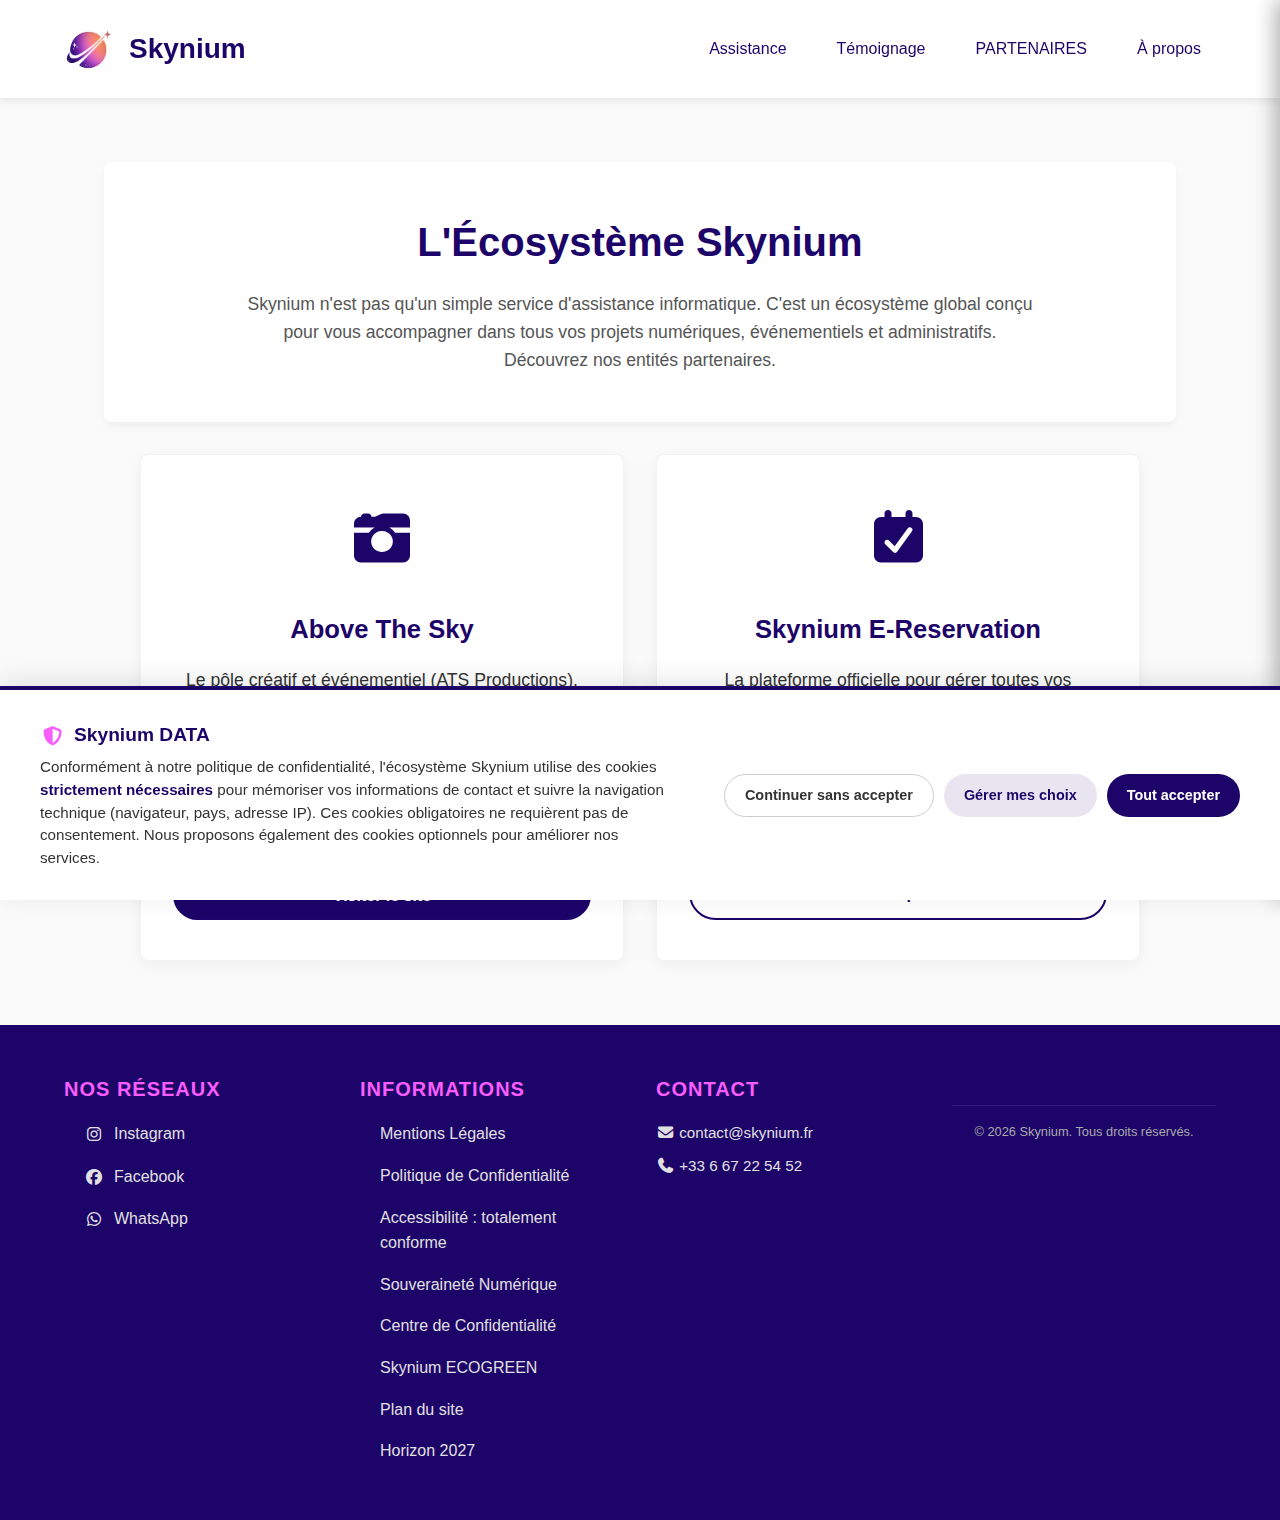
<file: partenaires.html>
<!DOCTYPE html>
<html lang="fr">
<head>
    <meta charset="UTF-8">
    <meta name="viewport" content="width=device-width, initial-scale=1.0">
    <title>Skynium - Nos Partenaires</title>

    <link rel="stylesheet" href="ressources/style.css">
    <link rel="stylesheet" href="/ressources/fontawesome/css/all.min.css">
    
    <link rel="icon" type="image/png" href="/ressources/favicon/favicon-96x96.png" sizes="96x96" />
    <link rel="icon" type="image/svg+xml" href="/ressources/favicon/favicon.svg" />
    <link rel="shortcut icon" href="/ressources/favicon/favicon.ico" />
    <link rel="apple-touch-icon" sizes="180x180" href="/ressources/favicon/apple-touch-icon.png" />
    <meta name="apple-mobile-web-app-title" content="Skynium" />
    <link rel="manifest" href="/ressources/favicon/site.webmanifest" />

    <!-- Style spécifique pour la page Partenaires -->
    <style>
        .partners-hero {
            text-align: center;
            padding: 3rem 1rem;
            margin-bottom: 2rem;
            background-color: var(--white);
            border-radius: var(--border-radius);
            box-shadow: 0 4px 10px rgba(0,0,0,0.05);
        }
        
        .partners-hero h1 {
            color: var(--primary);
            margin-bottom: 1rem;
            font-size: 2.5rem;
        }

        .partners-hero p {
            color: #555;
            max-width: 800px;
            margin: 0 auto;
            font-size: 1.1rem;
        }

        .partners-grid {
            display: grid;
            grid-template-columns: repeat(auto-fit, minmax(320px, 1fr));
            gap: 2rem;
            max-width: 1000px;
            margin: 0 auto 4rem auto;
        }

        .partner-card {
            background-color: var(--white);
            border-radius: var(--border-radius);
            padding: 2.5rem 2rem;
            text-align: center;
            box-shadow: 0 4px 15px rgba(0,0,0,0.05);
            border: 1px solid rgba(0,0,0,0.05);
            transition: transform var(--transition-speed) ease, box-shadow var(--transition-speed) ease;
            display: flex;
            flex-direction: column;
            justify-content: space-between;
        }

        .partner-card:hover {
            transform: translateY(-5px);
            box-shadow: 0 10px 25px rgba(0,0,0,0.1);
            border-color: var(--secondary);
        }

        .partner-icon {
            font-size: 3.5rem;
            color: var(--primary);
            margin-bottom: 1.5rem;
        }

        .partner-card h2 {
            color: var(--primary);
            font-size: 1.6rem;
            margin-bottom: 1rem;
        }

        .partner-card p {
            color: var(--text-color);
            margin-bottom: 2rem;
            line-height: 1.6;
            flex-grow: 1;
        }

        .partner-btn {
            display: inline-block;
            padding: 12px 25px;
            background-color: var(--primary);
            color: var(--white) !important;
            border-radius: 50px;
            font-weight: 600;
            transition: background-color var(--transition-speed) ease, transform 0.2s;
            text-decoration: none;
            width: 100%;
        }

        .partner-btn:hover {
            background-color: var(--secondary);
            color: var(--white) !important;
            transform: translateY(-2px);
        }
        
        .partner-btn.secondary-action {
            background-color: transparent;
            color: var(--primary) !important;
            border: 2px solid var(--primary);
        }
        
        .partner-btn.secondary-action:hover {
            background-color: var(--primary);
            color: var(--white) !important;
        }
    </style>
</head>
<body>

    <!-- ============================================ -->
    <!-- LIEN D'ÉVITEMENT (visible au focus clavier)  -->
    <!-- ============================================ -->
    <a href="#main-content" class="skip-link">Aller au contenu principal</a>

    <!-- ============================================ -->
    <!-- BOUTON ACCESSIBILITÉ FIXE                    -->
    <!-- ============================================ -->
    <button 
        id="accessibility-button" 
        aria-label="Ouvrir le panneau d'accessibilité"
        aria-expanded="false"
        aria-controls="accessibility-panel"
    >
        <i class="fas fa-universal-access" aria-hidden="true"></i>
    </button>

    <!-- ============================================ -->
    <!-- PANNEAU D'ACCESSIBILITÉ (latéral droit)      -->
    <!-- ============================================ -->
    <aside 
        id="accessibility-panel" 
        class="accessibility-panel"
        role="dialog"
        aria-labelledby="accessibility-title"
        aria-modal="false"
    >
        <button class="close-btn" aria-label="Fermer le panneau d'accessibilité" id="close-panel-btn">
            <i class="fas fa-times" aria-hidden="true"></i>
        </button>

        <h2 id="accessibility-title">Options d'accessibilité</h2>

        <div class="accessibility-status" role="status" aria-live="polite">
            <p><strong>Modes actifs :</strong> <span id="active-modes-count">Aucun</span></p>
        </div>

        <!-- SECTION 1 : Modes d'accessibilité -->
        <section class="accessibility-section">
            <h3>Modes d'accessibilité</h3>
            <div class="accessibility-option" data-mode="epilepsy-safe" role="switch" aria-checked="false" tabindex="0">
                <div>
                    <strong>Mode sans échec pour l'épilepsie</strong>
                    <p class="option-desc">Atténue la couleur et supprime les clignements</p>
                </div>
                <div class="toggle-switch" aria-hidden="true"></div>
            </div>
            <div class="accessibility-option" data-mode="visually-impaired" role="switch" aria-checked="false" tabindex="0">
                <div>
                    <strong>Mode malvoyant</strong>
                    <p class="option-desc">Améliore les visuels du site</p>
                </div>
                <div class="toggle-switch" aria-hidden="true"></div>
            </div>
            <div class="accessibility-option" data-mode="cognitive-disability" role="switch" aria-checked="false" tabindex="0">
                <div>
                    <strong>Mode handicap cognitif</strong>
                    <p class="option-desc">Aide à se concentrer sur un contenu spécifique</p>
                </div>
                <div class="toggle-switch" aria-hidden="true"></div>
            </div>
            <div class="accessibility-option" data-mode="adhd-friendly" role="switch" aria-checked="false" tabindex="0">
                <div>
                    <strong>Mode adapté au TDAH</strong>
                    <p class="option-desc">Réduit les distractions</p>
                </div>
                <div class="toggle-switch" aria-hidden="true"></div>
            </div>
            <div class="accessibility-option" data-mode="screen-reader" role="switch" aria-checked="false" tabindex="0">
                <div>
                    <strong>Mode Cécité</strong>
                    <p class="option-desc">Optimisé pour lecteur d'écran</p>
                </div>
                <div class="toggle-switch" aria-hidden="true"></div>
            </div>
        </section>

        <!-- SECTION 2 : Expérience lisible -->
        <section class="accessibility-section">
            <h3>Expérience lisible</h3>
            <div class="slider-option">
                <label for="font-size-slider">Taille de la police</label>
                <div class="slider-container">
                    <input type="range" id="font-size-slider" min="80" max="150" value="100" step="10" aria-valuemin="80" aria-valuemax="150" aria-valuenow="100" aria-label="Ajuster la taille de la police">
                    <span id="font-size-value">100%</span>
                </div>
            </div>
            <div class="slider-option">
                <label for="line-height-slider">Hauteur de ligne</label>
                <div class="slider-container">
                    <input type="range" id="line-height-slider" min="1.2" max="2.5" value="1.6" step="0.1" aria-label="Ajuster la hauteur de ligne">
                    <span id="line-height-value">1.6</span>
                </div>
            </div>
            <div class="slider-option">
                <label for="letter-spacing-slider">Espacement des lettres</label>
                <div class="slider-container">
                    <input type="range" id="letter-spacing-slider" min="0" max="5" value="0" step="0.5" aria-label="Ajuster l'espacement des lettres">
                    <span id="letter-spacing-value">0px</span>
                </div>
            </div>
            <div class="accessibility-option" data-mode="dyslexia-font" role="switch" aria-checked="false" tabindex="0">
                <div><strong>Police adaptée à la dyslexie</strong></div>
                <div class="toggle-switch" aria-hidden="true"></div>
            </div>
            <div class="accessibility-option" data-mode="highlight-headings" role="switch" aria-checked="false" tabindex="0">
                <div><strong>Titres en surbrillance</strong></div>
                <div class="toggle-switch" aria-hidden="true"></div>
            </div>
            <div class="accessibility-option" data-mode="highlight-links" role="switch" aria-checked="false" tabindex="0">
                <div><strong>Liens en surbrillance</strong></div>
                <div class="toggle-switch" aria-hidden="true"></div>
            </div>
            <div class="text-align-options">
                <label>Alignement du texte</label>
                <div class="button-group" role="radiogroup" aria-label="Alignement du texte">
                    <button class="align-btn active" data-align="left" role="radio" aria-checked="true" aria-label="Aligner à gauche"><i class="fas fa-align-left" aria-hidden="true"></i></button>
                    <button class="align-btn" data-align="center" role="radio" aria-checked="false" aria-label="Centrer"><i class="fas fa-align-center" aria-hidden="true"></i></button>
                    <button class="align-btn" data-align="right" role="radio" aria-checked="false" aria-label="Aligner à droite"><i class="fas fa-align-right" aria-hidden="true"></i></button>
                </div>
            </div>
        </section>

        <!-- SECTION 3 : Expérience visuellement agréable -->
        <section class="accessibility-section">
            <h3>Expérience visuellement agréable</h3>
            <div class="button-group" role="radiogroup" aria-label="Mode de contraste">
                <button class="contrast-btn active" data-contrast="normal" role="radio" aria-checked="true" aria-label="Contraste normal">Normal</button>
                <button class="contrast-btn" data-contrast="dark" role="radio" aria-checked="false" aria-label="Mode sombre">Sombre</button>
                <button class="contrast-btn" data-contrast="light" role="radio" aria-checked="false" aria-label="Mode clair">Clair</button>
                <button class="contrast-btn" data-contrast="high" role="radio" aria-checked="false" aria-label="Contraste élevé">Élevé</button>
            </div>
            <div class="accessibility-option" data-mode="high-saturation" role="switch" aria-checked="false" tabindex="0">
                <div><strong>Haute saturation</strong></div>
                <div class="toggle-switch" aria-hidden="true"></div>
            </div>
            <div class="accessibility-option" data-mode="low-saturation" role="switch" aria-checked="false" tabindex="0">
                <div><strong>Faible saturation</strong></div>
                <div class="toggle-switch" aria-hidden="true"></div>
            </div>
            <div class="accessibility-option" data-mode="monochrome" role="switch" aria-checked="false" tabindex="0">
                <div><strong>Monochrome</strong></div>
                <div class="toggle-switch" aria-hidden="true"></div>
            </div>
        </section>

        <!-- SECTION 4 : Orientation facile -->
        <section class="accessibility-section">
            <h3>Orientation facile</h3>
            <div class="accessibility-option" data-mode="highlight-cursor" role="switch" aria-checked="false" tabindex="0">
                <div><strong>Mettre en surbrillance le curseur</strong></div>
                <div class="toggle-switch" aria-hidden="true"></div>
            </div>
            <div class="accessibility-option" data-mode="big-cursor-dark" role="switch" aria-checked="false" tabindex="0">
                <div><strong>Grand curseur sombre</strong></div>
                <div class="toggle-switch" aria-hidden="true"></div>
            </div>
            <div class="accessibility-option" data-mode="big-cursor-light" role="switch" aria-checked="false" tabindex="0">
                <div><strong>Grand curseur clair</strong></div>
                <div class="toggle-switch" aria-hidden="true"></div>
            </div>
        </section>

        <!-- BOUTON RÉINITIALISER -->
        <button id="reset-accessibility-btn" class="reset-btn">
            <i class="fas fa-undo" aria-hidden="true"></i> Réinitialiser tous les paramètres
        </button>
    </aside>

    <!-- ============================================ -->
    <!-- HEADER                                       -->
    <!-- ============================================ -->
    <header role="banner">
        <div>
            <img src="ressources/logo.png" alt="Skynium - Retour à l'accueil"> 
            <a href="index.html"><p>Skynium</p></a>
        </div>

        <nav role="navigation" aria-label="Navigation principale">
            <ul id="main-nav">
                <li><a href="assistance.html">Assistance</a></li>
                <li><a href="temoignage.html">Témoignage</a></li>
                
                <li>
                    <a href="partenaires.html" aria-haspopup="true" aria-expanded="false">PARTENAIRES</a>
                    <ul>
                        <li><a href="https://abovethesky.skynium.fr">Above The Sky</a></li>
                        <li><a href="https://e-reservation.skynium.fr">Skynium E-Reservation</a></li>
                    </ul>
                </li>
                
                <li><a href="apropos.html">À propos</a></li>
            </ul>

            <button 
                id="mobile-menu-icon" 
                aria-label="Ouvrir le menu de navigation"
                aria-expanded="false"
                aria-controls="main-nav"
                style="background:none; border:none; color:inherit; font-size:1.5rem; cursor:pointer;"
            >
                <i class="fa-solid fa-bars" aria-hidden="true"></i>
            </button>
        </nav>
    </header>

    <!-- ============================================ -->
    <!-- CONTENU PRINCIPAL                            -->
    <!-- ============================================ -->
    <main id="main-content" role="main">
        
        <section class="partners-hero">
            <h1>L'Écosystème Skynium</h1>
            <p>
                Skynium n'est pas qu'un simple service d'assistance informatique. C'est un écosystème global 
                conçu pour vous accompagner dans tous vos projets numériques, événementiels et administratifs. 
                Découvrez nos entités partenaires.
            </p>
        </section>

        <section class="partners-grid">
            
            <!-- Carte Above The Sky -->
            <article class="partner-card">
                <div class="partner-icon">
                    <i class="fa-solid fa-camera-retro" aria-hidden="true"></i>
                </div>
                <h2>Above The Sky</h2>
                <p>
                    Le pôle créatif et événementiel (ATS Productions). Spécialisé dans la production audiovisuelle, 
                    la captation multi-caméras de haute qualité et la gestion d'événements d'envergure. 
                    L'entité qui donnera notamment vie à la future <strong>Skynium Arena</strong>, notre projet 
                    d'arène dédiée aux grands spectacles.
                </p>
                <a href="https://abovethesky.skynium.fr" target="_blank" rel="noopener noreferrer" class="partner-btn">Visiter le site</a>
            </article>

            <!-- Carte Skynium E-Reservation -->
            <article class="partner-card">
                <div class="partner-icon">
                    <i class="fa-solid fa-calendar-check" aria-hidden="true"></i>
                </div>
                <h2>Skynium E-Reservation</h2>
                <p>
                    La plateforme officielle pour gérer toutes vos réservations. Qu'il s'agisse de réserver 
                    un service d'assistance informatique ou de s'inscrire aux événements organisés par nos soins, 
                    notre système centralisé est rapide, sécurisé et pensé pour vous faciliter la vie.
                </p>
                <a href="https://e-reservation.skynium.fr" target="_blank" rel="noopener noreferrer" class="partner-btn secondary-action">Accéder à la plateforme</a>
            </article>

        </section>

    </main>

    <div id="footer-placeholder"></div>

    <script>var FreeScoutW={s:{"color":"#1d0469","position":"br","locale":"fr","require":["name","email","phone"],"id":1681224262}};(function(d,e,s){if(d.getElementById("freescout-w"))return;a=d.createElement(e);m=d.getElementsByTagName(e)[0];a.async=1;a.id="freescout-w";a.src=s;m.parentNode.insertBefore(a, m)})(document,"script","https://support.iris.skynium.fr/modules/chat/js/widget.js?v=2503");</script>
    <script src="ressources/skynium-data.js"></script>
    <script src="ressources/app.js"></script>
    <script src="ressources/accessibility.js"></script>

</body>
</html>
</file>
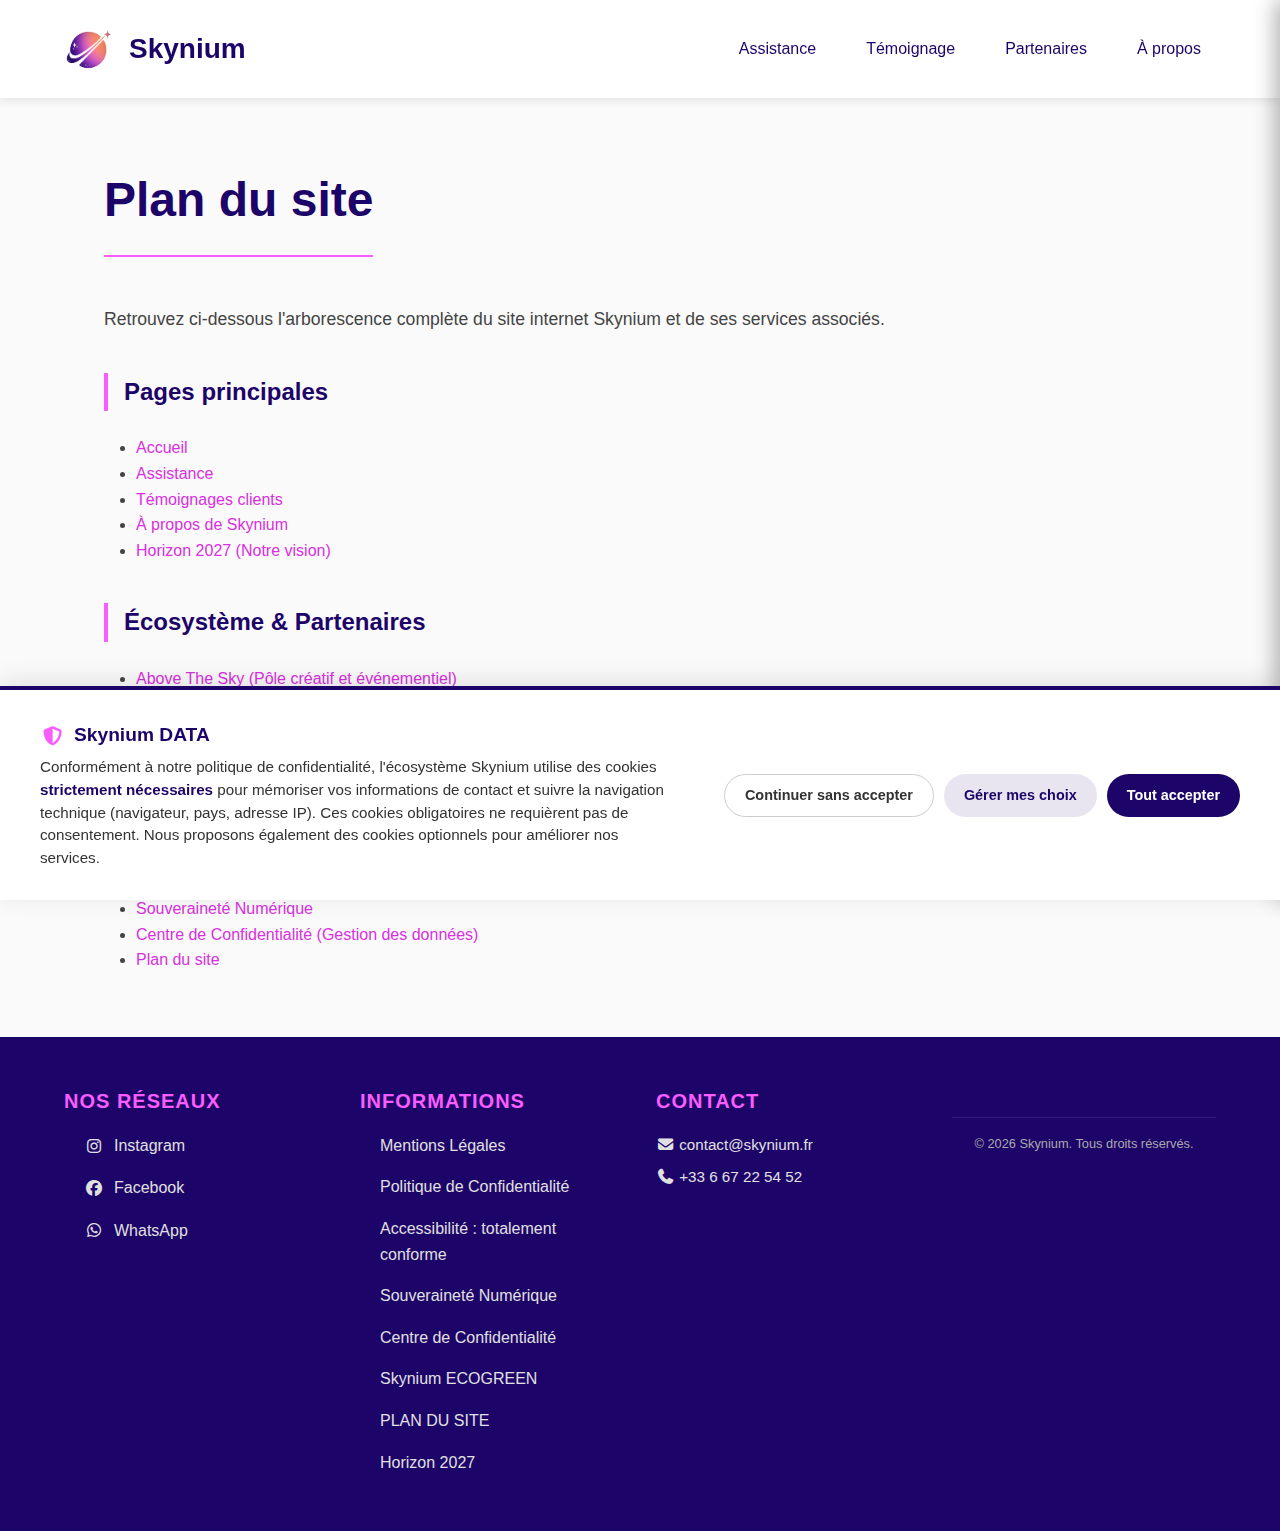
<file: plan-du-site.html>
<!DOCTYPE html>
<html lang="fr">
<head>
    <meta charset="UTF-8">
    <meta name="viewport" content="width=device-width, initial-scale=1.0">
    <title>Skynium - Plan du site</title>

    <link rel="stylesheet" href="ressources/style.css">
    <link rel="stylesheet" href="/ressources/fontawesome/css/all.min.css">
    
    <link rel="icon" type="image/png" href="/ressources/favicon/favicon-96x96.png" sizes="96x96" />
    <link rel="icon" type="image/svg+xml" href="/ressources/favicon/favicon.svg" />
    <link rel="shortcut icon" href="/ressources/favicon/favicon.ico" />
    <link rel="apple-touch-icon" sizes="180x180" href="/ressources/favicon/apple-touch-icon.png" />
    <meta name="apple-mobile-web-app-title" content="Skynium" />
    <link rel="manifest" href="/ressources/favicon/site.webmanifest" />
</head>
<body>

    <!-- ============================================ -->
    <!-- LIEN D'ÉVITEMENT (visible au focus clavier)  -->
    <!-- ============================================ -->
    <a href="#main-content" class="skip-link">Aller au contenu principal</a>

    <!-- ============================================ -->
    <!-- BOUTON ACCESSIBILITÉ FIXE                    -->
    <!-- ============================================ -->
    <button 
        id="accessibility-button" 
        aria-label="Ouvrir le panneau d'accessibilité"
        aria-expanded="false"
        aria-controls="accessibility-panel"
    >
        <i class="fas fa-universal-access" aria-hidden="true"></i>
    </button>

    <!-- ============================================ -->
    <!-- PANNEAU D'ACCESSIBILITÉ (latéral droit)      -->
    <!-- ============================================ -->
    <aside 
        id="accessibility-panel" 
        class="accessibility-panel"
        role="dialog"
        aria-labelledby="accessibility-title"
        aria-modal="false"
    >
        <button class="close-btn" aria-label="Fermer le panneau d'accessibilité" id="close-panel-btn">
            <i class="fas fa-times" aria-hidden="true"></i>
        </button>

        <h2 id="accessibility-title">Options d'accessibilité</h2>

        <div class="accessibility-status" role="status" aria-live="polite">
            <p><strong>Modes actifs :</strong> <span id="active-modes-count">Aucun</span></p>
        </div>

        <!-- SECTION 1 : Modes d'accessibilité -->
        <section class="accessibility-section">
            <h3>Modes d'accessibilité</h3>
            <div class="accessibility-option" data-mode="epilepsy-safe" role="switch" aria-checked="false" tabindex="0">
                <div>
                    <strong>Mode sans échec pour l'épilepsie</strong>
                    <p class="option-desc">Atténue la couleur et supprime les clignements</p>
                </div>
                <div class="toggle-switch" aria-hidden="true"></div>
            </div>
            <div class="accessibility-option" data-mode="visually-impaired" role="switch" aria-checked="false" tabindex="0">
                <div>
                    <strong>Mode malvoyant</strong>
                    <p class="option-desc">Améliore les visuels du site</p>
                </div>
                <div class="toggle-switch" aria-hidden="true"></div>
            </div>
            <div class="accessibility-option" data-mode="cognitive-disability" role="switch" aria-checked="false" tabindex="0">
                <div>
                    <strong>Mode handicap cognitif</strong>
                    <p class="option-desc">Aide à se concentrer sur un contenu spécifique</p>
                </div>
                <div class="toggle-switch" aria-hidden="true"></div>
            </div>
            <div class="accessibility-option" data-mode="adhd-friendly" role="switch" aria-checked="false" tabindex="0">
                <div>
                    <strong>Mode adapté au TDAH</strong>
                    <p class="option-desc">Réduit les distractions</p>
                </div>
                <div class="toggle-switch" aria-hidden="true"></div>
            </div>
            <div class="accessibility-option" data-mode="screen-reader" role="switch" aria-checked="false" tabindex="0">
                <div>
                    <strong>Mode Cécité</strong>
                    <p class="option-desc">Optimisé pour lecteur d'écran</p>
                </div>
                <div class="toggle-switch" aria-hidden="true"></div>
            </div>
        </section>

        <!-- SECTION 2 : Expérience lisible -->
        <section class="accessibility-section">
            <h3>Expérience lisible</h3>
            <div class="slider-option">
                <label for="font-size-slider">Taille de la police</label>
                <div class="slider-container">
                    <input type="range" id="font-size-slider" min="80" max="150" value="100" step="10" aria-valuemin="80" aria-valuemax="150" aria-valuenow="100" aria-label="Ajuster la taille de la police">
                    <span id="font-size-value">100%</span>
                </div>
            </div>
            <div class="slider-option">
                <label for="line-height-slider">Hauteur de ligne</label>
                <div class="slider-container">
                    <input type="range" id="line-height-slider" min="1.2" max="2.5" value="1.6" step="0.1" aria-label="Ajuster la hauteur de ligne">
                    <span id="line-height-value">1.6</span>
                </div>
            </div>
            <div class="slider-option">
                <label for="letter-spacing-slider">Espacement des lettres</label>
                <div class="slider-container">
                    <input type="range" id="letter-spacing-slider" min="0" max="5" value="0" step="0.5" aria-label="Ajuster l'espacement des lettres">
                    <span id="letter-spacing-value">0px</span>
                </div>
            </div>
            <div class="accessibility-option" data-mode="dyslexia-font" role="switch" aria-checked="false" tabindex="0">
                <div><strong>Police adaptée à la dyslexie</strong></div>
                <div class="toggle-switch" aria-hidden="true"></div>
            </div>
            <div class="accessibility-option" data-mode="highlight-headings" role="switch" aria-checked="false" tabindex="0">
                <div><strong>Titres en surbrillance</strong></div>
                <div class="toggle-switch" aria-hidden="true"></div>
            </div>
            <div class="accessibility-option" data-mode="highlight-links" role="switch" aria-checked="false" tabindex="0">
                <div><strong>Liens en surbrillance</strong></div>
                <div class="toggle-switch" aria-hidden="true"></div>
            </div>
            <div class="text-align-options">
                <label>Alignement du texte</label>
                <div class="button-group" role="radiogroup" aria-label="Alignement du texte">
                    <button class="align-btn active" data-align="left" role="radio" aria-checked="true" aria-label="Aligner à gauche"><i class="fas fa-align-left" aria-hidden="true"></i></button>
                    <button class="align-btn" data-align="center" role="radio" aria-checked="false" aria-label="Centrer"><i class="fas fa-align-center" aria-hidden="true"></i></button>
                    <button class="align-btn" data-align="right" role="radio" aria-checked="false" aria-label="Aligner à droite"><i class="fas fa-align-right" aria-hidden="true"></i></button>
                </div>
            </div>
        </section>

        <!-- SECTION 3 : Expérience visuellement agréable -->
        <section class="accessibility-section">
            <h3>Expérience visuellement agréable</h3>
            <div class="button-group" role="radiogroup" aria-label="Mode de contraste">
                <button class="contrast-btn active" data-contrast="normal" role="radio" aria-checked="true" aria-label="Contraste normal">Normal</button>
                <button class="contrast-btn" data-contrast="dark" role="radio" aria-checked="false" aria-label="Mode sombre">Sombre</button>
                <button class="contrast-btn" data-contrast="light" role="radio" aria-checked="false" aria-label="Mode clair">Clair</button>
                <button class="contrast-btn" data-contrast="high" role="radio" aria-checked="false" aria-label="Contraste élevé">Élevé</button>
            </div>
            <div class="accessibility-option" data-mode="high-saturation" role="switch" aria-checked="false" tabindex="0">
                <div><strong>Haute saturation</strong></div>
                <div class="toggle-switch" aria-hidden="true"></div>
            </div>
            <div class="accessibility-option" data-mode="low-saturation" role="switch" aria-checked="false" tabindex="0">
                <div><strong>Faible saturation</strong></div>
                <div class="toggle-switch" aria-hidden="true"></div>
            </div>
            <div class="accessibility-option" data-mode="monochrome" role="switch" aria-checked="false" tabindex="0">
                <div><strong>Monochrome</strong></div>
                <div class="toggle-switch" aria-hidden="true"></div>
            </div>
        </section>

        <!-- SECTION 4 : Orientation facile -->
        <section class="accessibility-section">
            <h3>Orientation facile</h3>
            <div class="accessibility-option" data-mode="highlight-cursor" role="switch" aria-checked="false" tabindex="0">
                <div><strong>Mettre en surbrillance le curseur</strong></div>
                <div class="toggle-switch" aria-hidden="true"></div>
            </div>
            <div class="accessibility-option" data-mode="big-cursor-dark" role="switch" aria-checked="false" tabindex="0">
                <div><strong>Grand curseur sombre</strong></div>
                <div class="toggle-switch" aria-hidden="true"></div>
            </div>
            <div class="accessibility-option" data-mode="big-cursor-light" role="switch" aria-checked="false" tabindex="0">
                <div><strong>Grand curseur clair</strong></div>
                <div class="toggle-switch" aria-hidden="true"></div>
            </div>
        </section>

        <!-- BOUTON RÉINITIALISER -->
        <button id="reset-accessibility-btn" class="reset-btn">
            <i class="fas fa-undo" aria-hidden="true"></i> Réinitialiser tous les paramètres
        </button>
    </aside>

    <!-- ============================================ -->
    <!-- HEADER                                       -->
    <!-- ============================================ -->
    <header role="banner">
        <div>
            <img src="ressources/logo.png" alt="Skynium - Retour à l'accueil"> 
            <a href="index.html"><p>Skynium</p></a>
        </div>

        <nav role="navigation" aria-label="Navigation principale">
            <ul id="main-nav">
                <li><a href="assistance.html">Assistance</a></li>
                <li><a href="temoignage.html">Témoignage</a></li>
                
                <li>
                    <a href="partenaires.html" aria-haspopup="true" aria-expanded="false">Partenaires</a>
                    <ul>
                        <li><a href="https://abovethesky.skynium.fr">Above The Sky</a></li>
                        <li><a href="https://e-reservation.skynium.fr">Skynium E-Reservation</a></li>
                    </ul>
                </li>
                
                <li><a href="apropos.html">À propos</a></li>
            </ul>

            <button 
                id="mobile-menu-icon" 
                aria-label="Ouvrir le menu de navigation"
                aria-expanded="false"
                aria-controls="main-nav"
                style="background:none; border:none; color:inherit; font-size:1.5rem; cursor:pointer;"
            >
                <i class="fa-solid fa-bars" aria-hidden="true"></i>
            </button>
        </nav>
    </header>

    <!-- ============================================ -->
    <!-- CONTENU PRINCIPAL                            -->
    <!-- ============================================ -->
    <main id="main-content" role="main">
        <section class="legal-page">
            <h1>Plan du site</h1>
            
            <p>Retrouvez ci-dessous l'arborescence complète du site internet Skynium et de ses services associés.</p>

            <h2>Pages principales</h2>
            <ul>
                <li><a href="index.html">Accueil</a></li>
                <li><a href="assistance.html">Assistance</a></li>
                <li><a href="temoignage.html">Témoignages clients</a></li>
                <li><a href="apropos.html">À propos de Skynium</a></li>
                <li><a href="horizon2027.html">Horizon 2027 (Notre vision)</a></li>
            </ul>

            <h2>Écosystème & Partenaires</h2>
            <ul>
                <li><a href="https://abovethesky.skynium.fr">Above The Sky (Pôle créatif et événementiel)</a></li>
                <li><a href="https://e-reservation.skynium.fr">Skynium E-Reservation</a></li>
            </ul>

            <h2>Informations légales et conformité</h2>
            <ul>
                <li><a href="mentionslegales.html">Mentions Légales</a></li>
                <li><a href="politiqueconfidentialite.html">Politique de Confidentialité</a></li>
                <li><a href="accessibilite.html">Déclaration d'Accessibilité</a></li>
                <li><a href="souverainete.html">Souveraineté Numérique</a></li>
                <li><a href="https://privacy.skynium.fr">Centre de Confidentialité (Gestion des données)</a></li>
                <li><a href="plan-du-site.html">Plan du site</a></li>
            </ul>
        </section>
    </main>

    <!-- ============================================ -->
    <!-- FOOTER                                       -->
    <!-- ============================================ -->
    <footer role="contentinfo">
        <div>
            <h3>Nos réseaux</h3>
            <nav aria-label="Réseaux sociaux">
                <ul>
                    <li><a href="https://instagram.com/skynium"><i class="fa-brands fa-instagram" aria-hidden="true"></i> Instagram</a></li>
                    <li><a href="https://facebook.com/SkyniumRECONECT"><i class="fa-brands fa-facebook" aria-hidden="true"></i> Facebook</a></li>
                    <li><a href="https://wa.me/33667225452"><i class="fa-brands fa-whatsapp" aria-hidden="true"></i> WhatsApp</a></li>
                </ul>
            </nav>
        </div>
        <div>
            <h3>Informations</h3>
            <nav aria-label="Informations légales">
                <ul>
                    <li><a href="mentionslegales.html">Mentions Légales</a></li>
                    <li><a href="politiqueconfidentialite.html">Politique de Confidentialité</a></li>
                    <li><a href="accessibilite.html">Accessibilité : totalement conforme</a></li>
                    <li><a href="souverainete.html">Souveraineté Numérique</a></li>
                    <li><a href="https://privacy.skynium.fr">Centre de Confidentialité</a></li>
                    <li><a href="https://ecogreen.skynium.fr">Skynium ECOGREEN</a></li>
                    <li><a href="plan-du-site.html">PLAN DU SITE</a></li>
                    <li><a href="horizon2027.html">Horizon 2027</a></li>
                </ul>
            </nav>
        </div>
        <div>
            <h3>Contact</h3>
            <p><a href="mailto:contact@skynium.fr"><i class="fa-solid fa-envelope" aria-hidden="true"></i> contact@skynium.fr</a></p>
            <p><a href="sms:+33667225452"><i class="fa-solid fa-phone" aria-hidden="true"></i> +33 6 67 22 54 52</a></p>
        </div>
        <div class="footer-bottom">
            &copy; 2026 Skynium. Tous droits réservés.
        </div>
    </footer>

    <!-- Scripts de base (uniquement pour le fonctionnement du menu mobile et du chat) -->
    <call-us-selector phonesystem-url="https://1187.3cx.cloud" party="skynium"></call-us-selector>
    <script>var FreeScoutW={s:{"color":"#1d0469","position":"br","locale":"fr","require":["name","email","phone"],"id":1681224262}};(function(d,e,s){if(d.getElementById("freescout-w"))return;a=d.createElement(e);m=d.getElementsByTagName(e)[0];a.async=1;a.id="freescout-w";a.src=s;m.parentNode.insertBefore(a, m)})(document,"script","https://support.iris.skynium.fr/modules/chat/js/widget.js?v=2503");</script>
    <script src="ressources/skynium-data.js"></script>
    <script src="ressources/app.js"></script>
    <script src="ressources/accessibility.js"></script>

</body>
</html>
</file>
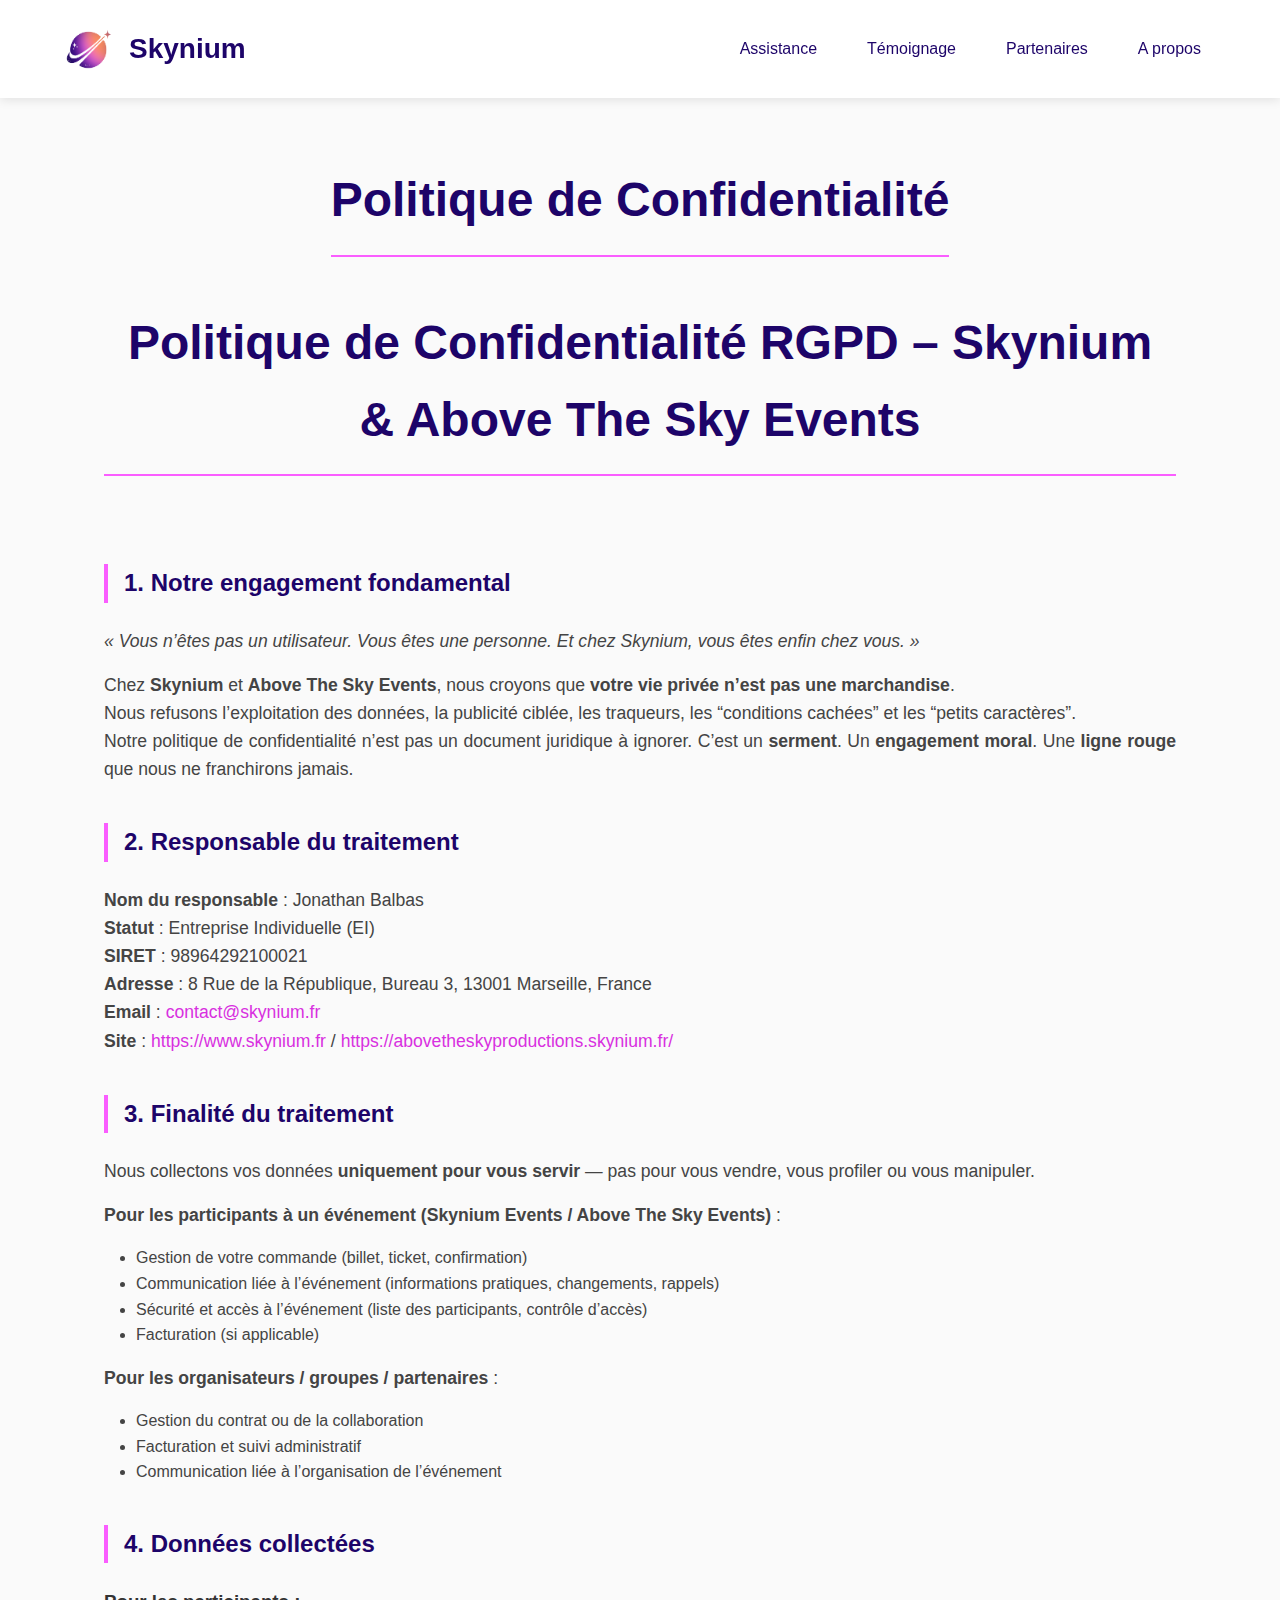
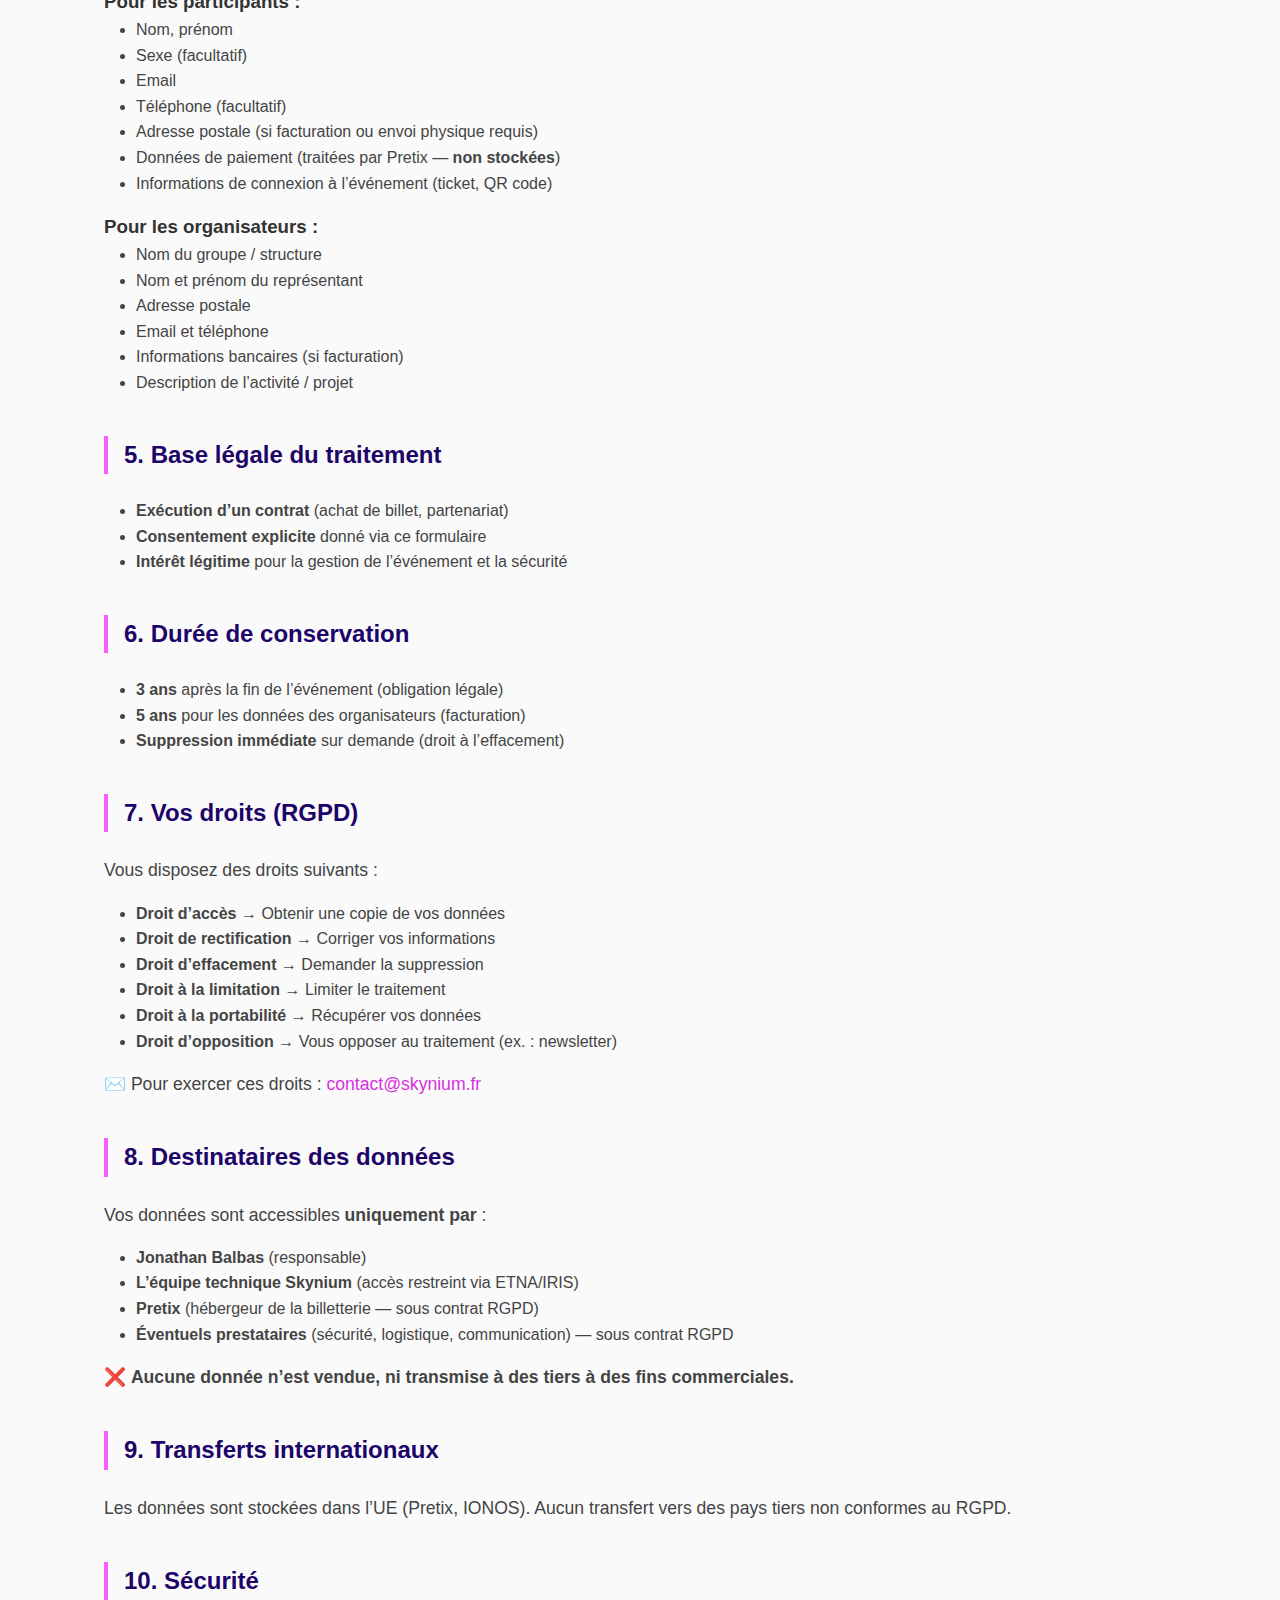
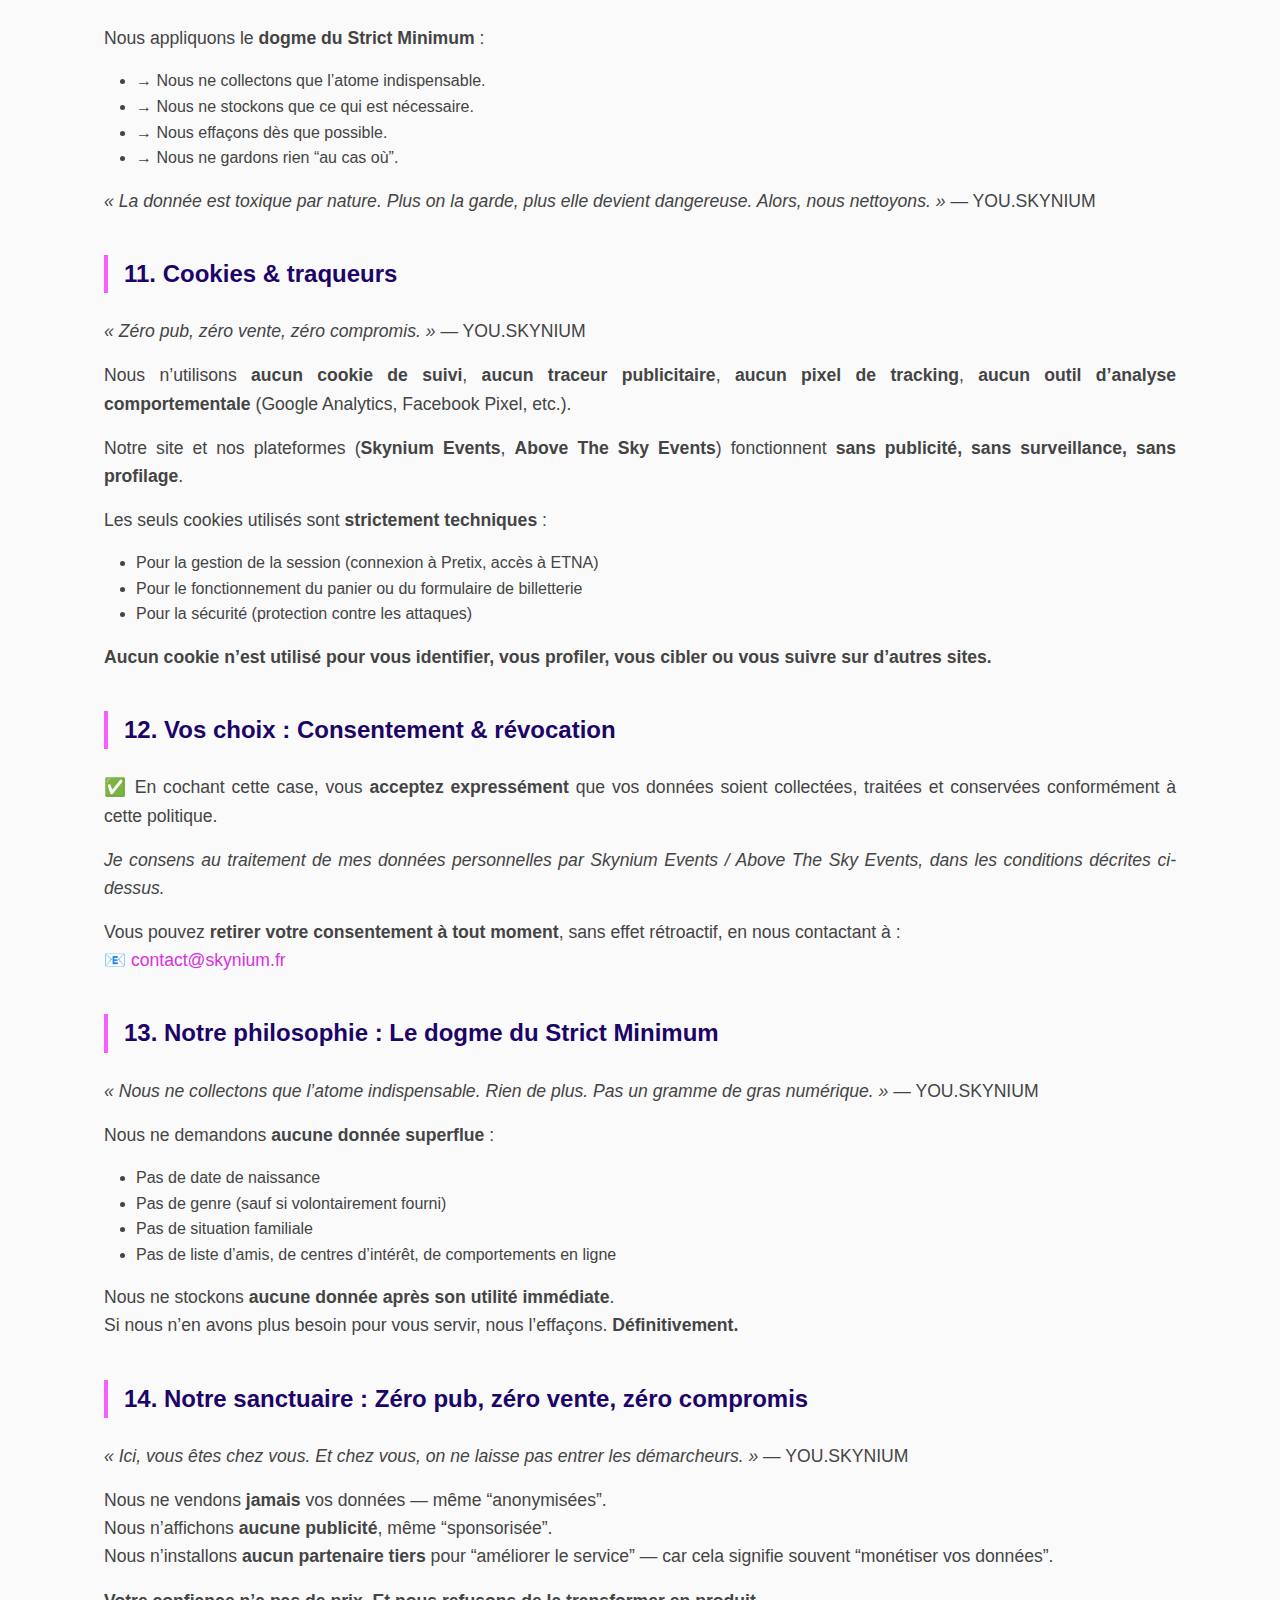
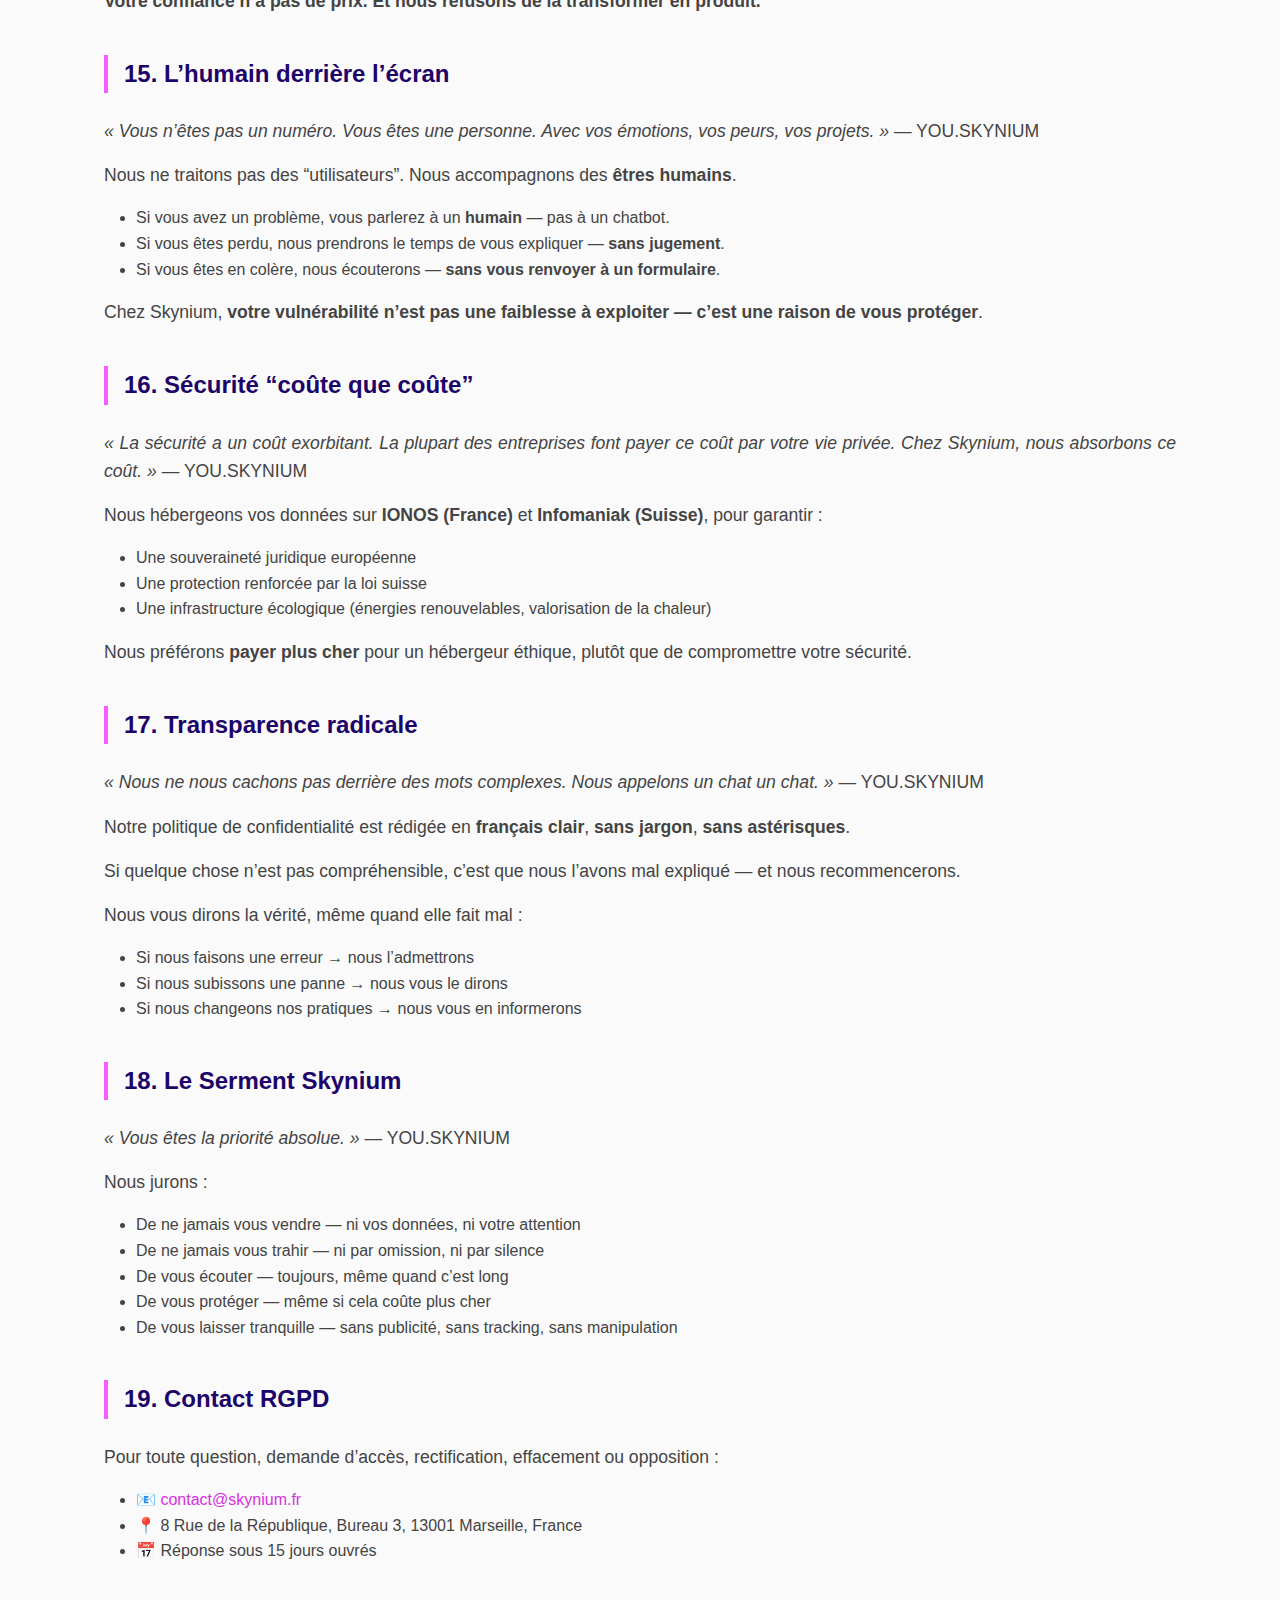
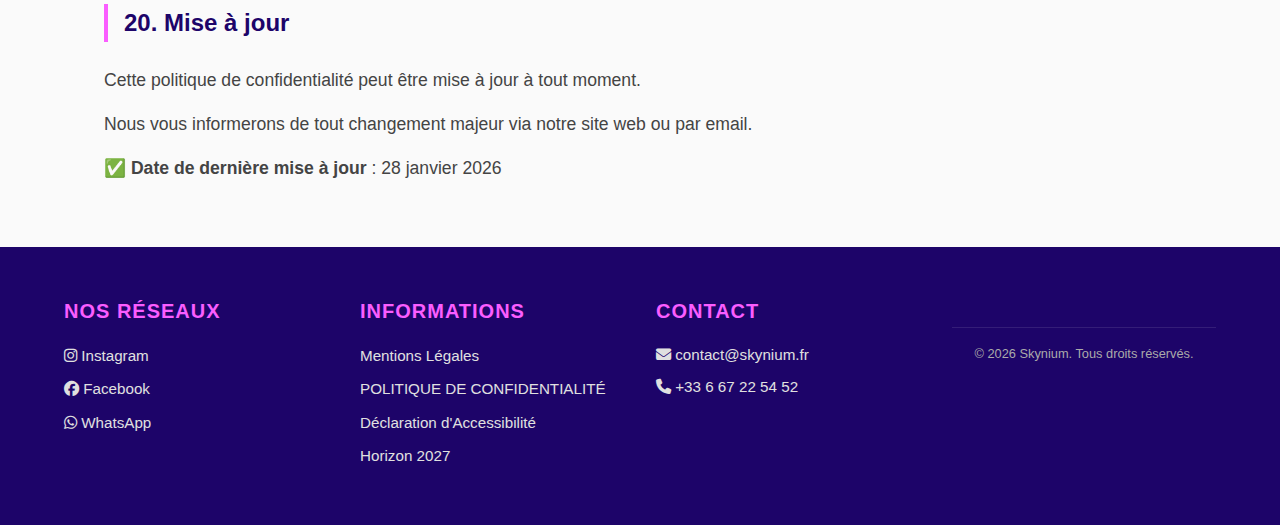
<file: politiqueconfidentialite.html>
<!DOCTYPE html>
<html lang="fr">
<head>
    <meta charset="UTF-8">
    <meta name="viewport" content="width=device-width, initial-scale=1.0">
    <title>Skynium - Politique de Confidentialité</title>
    <link rel="stylesheet" href="ressources/style.css">
    <link rel="stylesheet" href="https://cdnjs.cloudflare.com/ajax/libs/font-awesome/6.5.1/css/all.min.css">
    
    <link rel="icon" type="image/png" href="/ressources/favicon/favicon-96x96.png" sizes="96x96" />
    <link rel="icon" type="image/svg+xml" href="/ressources/favicon/favicon.svg" />
    <link rel="shortcut icon" href="/ressources/favicon/favicon.ico" />
    <link rel="apple-touch-icon" sizes="180x180" href="/ressources/favicon/apple-touch-icon.png" />
    <meta name="apple-mobile-web-app-title" content="Skynium" />
    <link rel="manifest" href="/ressources/favicon/site.webmanifest" />
</head>
<body>

    <header>
        <div>
            <img src="ressources/logo.png" alt="Logo de Skynium"> 
            <a href="index.html"><p>Skynium</p></a>
        </div>

        <nav>
            <ul id="main-nav">
                <li><a href="assistance.html">Assistance</a></li>
                <li><a href="temoignage.html">Témoignage</a></li>
                
                <li>
                    <a href="#">Partenaires</a>
                    <ul>
                        <li><a href="https://abovethesky.skynium.fr">Above The Sky</a></li>
                        <li><a href="https://e-reservation.skynium.fr">Skynium E-Reservation</a></li>
                    </ul>
                </li>
                
                <li><a href="apropos.html">A propos</a></li>
            </ul>

            <i class="fa-solid fa-bars" id="mobile-menu-icon"></i>
        </nav>
    </header>

    <main class="legal-page">
        <div style="text-align: center;">
            <h1>Politique de Confidentialité</h1>
        </div>

        <section>
            <h1>Politique de Confidentialité RGPD – Skynium & Above The Sky Events</h1>

            <h2>1. Notre engagement fondamental</h2>
            <p><em>« Vous n’êtes pas un utilisateur. Vous êtes une personne. Et chez Skynium, vous êtes enfin chez vous. »</em></p>
            <p>Chez <strong>Skynium</strong> et <strong>Above The Sky Events</strong>, nous croyons que <strong>votre vie privée n’est pas une marchandise</strong>.<br>
            Nous refusons l’exploitation des données, la publicité ciblée, les traqueurs, les “conditions cachées” et les “petits caractères”.<br>
            Notre politique de confidentialité n’est pas un document juridique à ignorer. C’est un <strong>serment</strong>. Un <strong>engagement moral</strong>. Une <strong>ligne rouge</strong> que nous ne franchirons jamais.</p>

            <h2>2. Responsable du traitement</h2>
            <p><strong>Nom du responsable</strong> : Jonathan Balbas<br>
            <strong>Statut</strong> : Entreprise Individuelle (EI)<br>
            <strong>SIRET</strong> : 98964292100021<br>
            <strong>Adresse</strong> : 8 Rue de la République, Bureau 3, 13001 Marseille, France<br>
            <strong>Email</strong> : <a href="mailto:contact@skynium.fr">contact@skynium.fr</a><br>
            <strong>Site</strong> : <a href="https://www.skynium.fr" target="_blank">https://www.skynium.fr</a> / <a href="https://abovetheskyproductions.skynium.fr/" target="_blank">https://abovetheskyproductions.skynium.fr/</a></p>

            <h2>3. Finalité du traitement</h2>
            <p>Nous collectons vos données <strong>uniquement pour vous servir</strong> — pas pour vous vendre, vous profiler ou vous manipuler.</p>
            <p><strong>Pour les participants à un événement (Skynium Events / Above The Sky Events)</strong> :</p>
            <ul>
                <li>Gestion de votre commande (billet, ticket, confirmation)</li>
                <li>Communication liée à l’événement (informations pratiques, changements, rappels)</li>
                <li>Sécurité et accès à l’événement (liste des participants, contrôle d’accès)</li>
                <li>Facturation (si applicable)</li>
            </ul>
            <p><strong>Pour les organisateurs / groupes / partenaires</strong> :</p>
            <ul>
                <li>Gestion du contrat ou de la collaboration</li>
                <li>Facturation et suivi administratif</li>
                <li>Communication liée à l’organisation de l’événement</li>
            </ul>

            <h2>4. Données collectées</h2>

            <h3>Pour les participants :</h3>
            <ul>
                <li>Nom, prénom</li>
                <li>Sexe (facultatif)</li>
                <li>Email</li>
                <li>Téléphone (facultatif)</li>
                <li>Adresse postale (si facturation ou envoi physique requis)</li>
                <li>Données de paiement (traitées par Pretix — <strong>non stockées</strong>)</li>
                <li>Informations de connexion à l’événement (ticket, QR code)</li>
            </ul>

            <h3>Pour les organisateurs :</h3>
            <ul>
                <li>Nom du groupe / structure</li>
                <li>Nom et prénom du représentant</li>
                <li>Adresse postale</li>
                <li>Email et téléphone</li>
                <li>Informations bancaires (si facturation)</li>
                <li>Description de l’activité / projet</li>
            </ul>

            <h2>5. Base légale du traitement</h2>
            <ul>
                <li><strong>Exécution d’un contrat</strong> (achat de billet, partenariat)</li>
                <li><strong>Consentement explicite</strong> donné via ce formulaire</li>
                <li><strong>Intérêt légitime</strong> pour la gestion de l’événement et la sécurité</li>
            </ul>

            <h2>6. Durée de conservation</h2>
            <ul>
                <li><strong>3 ans</strong> après la fin de l’événement (obligation légale)</li>
                <li><strong>5 ans</strong> pour les données des organisateurs (facturation)</li>
                <li><strong>Suppression immédiate</strong> sur demande (droit à l’effacement)</li>
            </ul>

            <h2>7. Vos droits (RGPD)</h2>
            <p>Vous disposez des droits suivants :</p>
            <ul>
                <li><strong>Droit d’accès</strong> → Obtenir une copie de vos données</li>
                <li><strong>Droit de rectification</strong> → Corriger vos informations</li>
                <li><strong>Droit d’effacement</strong> → Demander la suppression</li>
                <li><strong>Droit à la limitation</strong> → Limiter le traitement</li>
                <li><strong>Droit à la portabilité</strong> → Récupérer vos données</li>
                <li><strong>Droit d’opposition</strong> → Vous opposer au traitement (ex. : newsletter)</li>
            </ul>
            <p>✉️ Pour exercer ces droits : <a href="mailto:contact@skynium.fr">contact@skynium.fr</a></p>

            <h2>8. Destinataires des données</h2>
            <p>Vos données sont accessibles <strong>uniquement par</strong> :</p>
            <ul>
                <li><strong>Jonathan Balbas</strong> (responsable)</li>
                <li><strong>L’équipe technique Skynium</strong> (accès restreint via ETNA/IRIS)</li>
                <li><strong>Pretix</strong> (hébergeur de la billetterie — sous contrat RGPD)</li>
                <li><strong>Éventuels prestataires</strong> (sécurité, logistique, communication) — sous contrat RGPD</li>
            </ul>
            <p>❌ <strong>Aucune donnée n’est vendue, ni transmise à des tiers à des fins commerciales.</strong></p>

            <h2>9. Transferts internationaux</h2>
            <p>Les données sont stockées dans l’UE (Pretix, IONOS). Aucun transfert vers des pays tiers non conformes au RGPD.</p>

            <h2>10. Sécurité</h2>
            <p>Nous appliquons le <strong>dogme du Strict Minimum</strong> :</p>
            <ul>
                <li>→ Nous ne collectons que l’atome indispensable.</li>
                <li>→ Nous ne stockons que ce qui est nécessaire.</li>
                <li>→ Nous effaçons dès que possible.</li>
                <li>→ Nous ne gardons rien “au cas où”.</li>
            </ul>
            <p><em>« La donnée est toxique par nature. Plus on la garde, plus elle devient dangereuse. Alors, nous nettoyons. »</em> — YOU.SKYNIUM</p>

            <h2>11. Cookies & traqueurs</h2>
            <p><em>« Zéro pub, zéro vente, zéro compromis. »</em> — YOU.SKYNIUM</p>
            <p>Nous n’utilisons <strong>aucun cookie de suivi</strong>, <strong>aucun traceur publicitaire</strong>, <strong>aucun pixel de tracking</strong>, <strong>aucun outil d’analyse comportementale</strong> (Google Analytics, Facebook Pixel, etc.).</p>
            <p>Notre site et nos plateformes (<strong>Skynium Events</strong>, <strong>Above The Sky Events</strong>) fonctionnent <strong>sans publicité, sans surveillance, sans profilage</strong>.</p>
            <p>Les seuls cookies utilisés sont <strong>strictement techniques</strong> :</p>
            <ul>
                <li>Pour la gestion de la session (connexion à Pretix, accès à ETNA)</li>
                <li>Pour le fonctionnement du panier ou du formulaire de billetterie</li>
                <li>Pour la sécurité (protection contre les attaques)</li>
            </ul>
            <p><strong>Aucun cookie n’est utilisé pour vous identifier, vous profiler, vous cibler ou vous suivre sur d’autres sites.</strong></p>

            <h2>12. Vos choix : Consentement & révocation</h2>
            <p>✅ En cochant cette case, vous <strong>acceptez expressément</strong> que vos données soient collectées, traitées et conservées conformément à cette politique.</p>
            <p><em>Je consens au traitement de mes données personnelles par Skynium Events / Above The Sky Events, dans les conditions décrites ci-dessus.</em></p>
            <p>Vous pouvez <strong>retirer votre consentement à tout moment</strong>, sans effet rétroactif, en nous contactant à :<br>
            📧 <a href="mailto:contact@skynium.fr">contact@skynium.fr</a></p>

            <h2>13. Notre philosophie : Le dogme du Strict Minimum</h2>
            <p><em>« Nous ne collectons que l’atome indispensable. Rien de plus. Pas un gramme de gras numérique. »</em> — YOU.SKYNIUM</p>
            <p>Nous ne demandons <strong>aucune donnée superflue</strong> :</p>
            <ul>
                <li>Pas de date de naissance</li>
                <li>Pas de genre (sauf si volontairement fourni)</li>
                <li>Pas de situation familiale</li>
                <li>Pas de liste d’amis, de centres d’intérêt, de comportements en ligne</li>
            </ul>
            <p>Nous ne stockons <strong>aucune donnée après son utilité immédiate</strong>.<br>
            Si nous n’en avons plus besoin pour vous servir, nous l’effaçons. <strong>Définitivement.</strong></p>

            <h2>14. Notre sanctuaire : Zéro pub, zéro vente, zéro compromis</h2>
            <p><em>« Ici, vous êtes chez vous. Et chez vous, on ne laisse pas entrer les démarcheurs. »</em> — YOU.SKYNIUM</p>
            <p>Nous ne vendons <strong>jamais</strong> vos données — même “anonymisées”.<br>
            Nous n’affichons <strong>aucune publicité</strong>, même “sponsorisée”.<br>
            Nous n’installons <strong>aucun partenaire tiers</strong> pour “améliorer le service” — car cela signifie souvent “monétiser vos données”.</p>
            <p><strong>Votre confiance n’a pas de prix. Et nous refusons de la transformer en produit.</strong></p>

            <h2>15. L’humain derrière l’écran</h2>
            <p><em>« Vous n’êtes pas un numéro. Vous êtes une personne. Avec vos émotions, vos peurs, vos projets. »</em> — YOU.SKYNIUM</p>
            <p>Nous ne traitons pas des “utilisateurs”. Nous accompagnons des <strong>êtres humains</strong>.</p>
            <ul>
                <li>Si vous avez un problème, vous parlerez à un <strong>humain</strong> — pas à un chatbot.</li>
                <li>Si vous êtes perdu, nous prendrons le temps de vous expliquer — <strong>sans jugement</strong>.</li>
                <li>Si vous êtes en colère, nous écouterons — <strong>sans vous renvoyer à un formulaire</strong>.</li>
            </ul>
            <p>Chez Skynium, <strong>votre vulnérabilité n’est pas une faiblesse à exploiter — c’est une raison de vous protéger</strong>.</p>

            <h2>16. Sécurité “coûte que coûte”</h2>
            <p><em>« La sécurité a un coût exorbitant. La plupart des entreprises font payer ce coût par votre vie privée. Chez Skynium, nous absorbons ce coût. »</em> — YOU.SKYNIUM</p>
            <p>Nous hébergeons vos données sur <strong>IONOS (France)</strong> et <strong>Infomaniak (Suisse)</strong>, pour garantir :</p>
            <ul>
                <li>Une souveraineté juridique européenne</li>
                <li>Une protection renforcée par la loi suisse</li>
                <li>Une infrastructure écologique (énergies renouvelables, valorisation de la chaleur)</li>
            </ul>
            <p>Nous préférons <strong>payer plus cher</strong> pour un hébergeur éthique, plutôt que de compromettre votre sécurité.</p>

            <h2>17. Transparence radicale</h2>
            <p><em>« Nous ne nous cachons pas derrière des mots complexes. Nous appelons un chat un chat. »</em> — YOU.SKYNIUM</p>
            <p>Notre politique de confidentialité est rédigée en <strong>français clair</strong>, <strong>sans jargon</strong>, <strong>sans astérisques</strong>.</p>
            <p>Si quelque chose n’est pas compréhensible, c’est que nous l’avons mal expliqué — et nous recommencerons.</p>
            <p>Nous vous dirons la vérité, même quand elle fait mal :</p>
            <ul>
                <li>Si nous faisons une erreur → nous l’admettrons</li>
                <li>Si nous subissons une panne → nous vous le dirons</li>
                <li>Si nous changeons nos pratiques → nous vous en informerons</li>
            </ul>

            <h2>18. Le Serment Skynium</h2>
            <p><em>« Vous êtes la priorité absolue. »</em> — YOU.SKYNIUM</p>
            <p>Nous jurons :</p>
            <ul>
                <li>De ne jamais vous vendre — ni vos données, ni votre attention</li>
                <li>De ne jamais vous trahir — ni par omission, ni par silence</li>
                <li>De vous écouter — toujours, même quand c’est long</li>
                <li>De vous protéger — même si cela coûte plus cher</li>
                <li>De vous laisser tranquille — sans publicité, sans tracking, sans manipulation</li>
            </ul>

            <h2>19. Contact RGPD</h2>
            <p>Pour toute question, demande d’accès, rectification, effacement ou opposition :</p>
            <ul>
                <li>📧 <a href="mailto:contact@skynium.fr">contact@skynium.fr</a></li>
                <li>📍 8 Rue de la République, Bureau 3, 13001 Marseille, France</li>
                <li>📅 Réponse sous 15 jours ouvrés</li>
            </ul>

            <h2>20. Mise à jour</h2>
            <p>Cette politique de confidentialité peut être mise à jour à tout moment.</p>
            <p>Nous vous informerons de tout changement majeur via notre site web ou par email.</p>
            <p><strong>✅ Date de dernière mise à jour</strong> : 28 janvier 2026</p>

        </section>

    </main>

    <footer>
        <div>
            <h3>Nos réseaux</h3>
            <ul>
                <li><a href="https://instagram.com/skynium"><i class="fa-brands fa-instagram"></i> Instagram</a></li>
                <li><a href="https://facebook.com/SkyniumRECONECT"><i class="fa-brands fa-facebook"></i> Facebook</a></li>
                <li><a href="https://wa.me/33667225452"><i class="fa-brands fa-whatsapp"></i> WhatsApp</a></li>
            </ul>
        </div>
        <div>
            <h3>Informations</h3>
            <ul>
                <li><a href="mentionslegales.html">Mentions Légales</a></li>
                <li><a href="politiqueconfidentialite.html">POLITIQUE DE CONFIDENTIALITÉ</a></li>
                <li><a href="accessibilite.html">Déclaration d'Accessibilité</a></li>
                <li><a href="horizon2027.html">Horizon 2027</a></li>
            </ul>
        </div>
        <div>
            <h3>Contact</h3>
            <p><a href="mailto:contact@skynium.fr"><i class="fa-solid fa-envelope"></i> contact@skynium.fr</a></p>
            <p><a href="sms:+33667225452"><i class="fa-solid fa-phone"></i> +33 6 67 22 54 52</a></p>
        </div>
        <div class="footer-bottom">
            &copy; 2026 Skynium. Tous droits réservés.
        </div>
    </footer>

    <script src="ressources/app.js"></script>
</body>
</html>
</file>
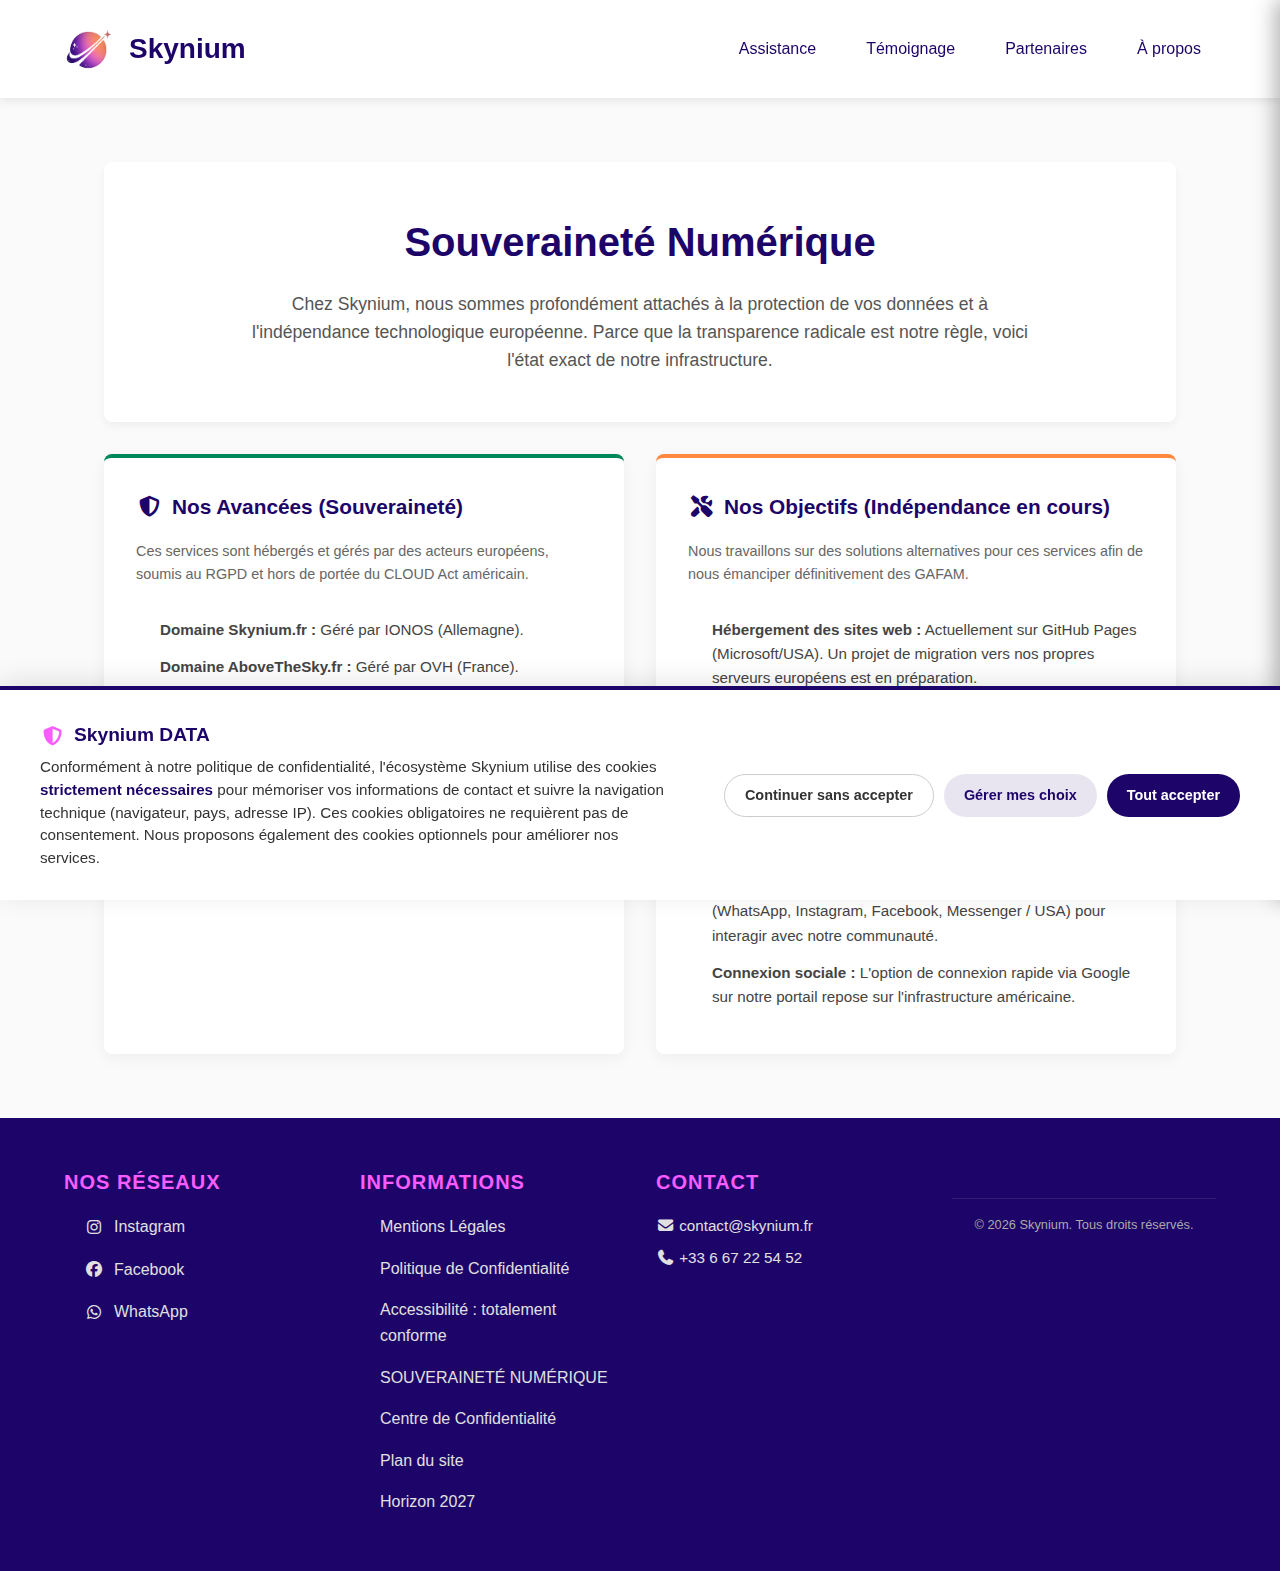
<file: souverainete.html>
<!DOCTYPE html>
<html lang="fr">
<head>
    <meta charset="UTF-8">
    <meta name="viewport" content="width=device-width, initial-scale=1.0">
    <title>Souveraineté Numérique - Skynium</title>

    <link rel="stylesheet" href="ressources/style.css">
    <link rel="stylesheet" href="ressources/fontawesome/css/all.min.css">
    
    <!-- Police Dyslexie (OpenDyslexic locale) -->
    <style>
        @font-face {
            font-family: 'OpenDyslexic';
            src: url('ressources/fonts/OpenDyslexic-Regular.otf') format('opentype');
            font-weight: normal;
            font-style: normal;
            font-display: swap; 
        }
        
        /* Styles spécifiques pour la page souveraineté */
        .sovereignty-hero {
            text-align: center;
            padding: 3rem 1rem;
            margin-bottom: 2rem;
            background-color: var(--white);
            border-radius: var(--border-radius);
            box-shadow: 0 4px 10px rgba(0,0,0,0.05);
        }
        
        .sovereignty-hero h1 {
            color: var(--primary);
            margin-bottom: 1rem;
            font-size: 2.5rem;
        }

        .sovereignty-hero p {
            color: #555;
            max-width: 800px;
            margin: 0 auto;
            font-size: 1.1rem;
        }
        
        .status-grid {
            display: grid;
            grid-template-columns: repeat(auto-fit, minmax(300px, 1fr));
            gap: 2rem;
            margin-bottom: 4rem;
        }

        .status-card {
            background-color: var(--white);
            border-radius: var(--border-radius);
            padding: 2rem;
            box-shadow: 0 4px 15px rgba(0,0,0,0.05);
            display: flex;
            flex-direction: column;
            border-top: 4px solid var(--primary);
        }

        .status-card.success {
            border-top-color: #00875A; /* Vert */
        }

        .status-card.warning {
            border-top-color: var(--tertiary); /* Orange */
        }
        
        .status-card h3 {
            color: var(--primary);
            margin-bottom: 1rem;
            font-size: 1.3rem;
            display: flex;
            align-items: center;
            gap: 10px;
        }

        .status-card ul {
            list-style: none;
            padding: 0;
            margin-top: 1rem;
            flex-grow: 1;
        }

        .status-card li {
            margin-bottom: 0.8rem;
            padding-left: 1.5rem;
            position: relative;
            color: #444;
            font-size: 0.95rem;
        }
        
        .status-card.success li::before {
            content: '\f00c';
            font-family: "Font Awesome 6 Free";
            font-weight: 900;
            color: #00875A;
            position: absolute;
            left: 0;
            top: 2px;
        }

        .status-card.warning li::before {
            content: '\f017';
            font-family: "Font Awesome 6 Free";
            font-weight: 900;
            color: var(--tertiary);
            position: absolute;
            left: 0;
            top: 2px;
        }

    </style>
    
    <link rel="icon" type="image/png" href="/ressources/favicon/favicon-96x96.png" sizes="96x96" />
    <link rel="icon" type="image/svg+xml" href="/ressources/favicon/favicon.svg" />
    <link rel="shortcut icon" href="/ressources/favicon/favicon.ico" />
    <link rel="apple-touch-icon" sizes="180x180" href="/ressources/favicon/apple-touch-icon.png" />
    <meta name="apple-mobile-web-app-title" content="Skynium" />
    <link rel="manifest" href="/ressources/favicon/site.webmanifest" />

</head>
<body>

    <!-- ============================================ -->
    <!-- LIEN D'ÉVITEMENT (visible au focus clavier)  -->
    <!-- ============================================ -->
    <a href="#main-content" class="skip-link">Aller au contenu principal</a>

    <!-- ============================================ -->
    <!-- BOUTON ACCESSIBILITÉ FIXE                    -->
    <!-- ============================================ -->
    <button 
        id="accessibility-button" 
        aria-label="Ouvrir le panneau d'accessibilité"
        aria-expanded="false"
        aria-controls="accessibility-panel"
    >
        <i class="fas fa-universal-access" aria-hidden="true"></i>
    </button>

    <!-- ============================================ -->
    <!-- PANNEAU D'ACCESSIBILITÉ (latéral droit)      -->
    <!-- ============================================ -->
    <aside 
        id="accessibility-panel" 
        class="accessibility-panel"
        role="dialog"
        aria-labelledby="accessibility-title"
        aria-modal="false"
    >
        <button class="close-btn" aria-label="Fermer le panneau d'accessibilité" id="close-panel-btn">
            <i class="fas fa-times" aria-hidden="true"></i>
        </button>

        <h2 id="accessibility-title">Options d'accessibilité</h2>

        <div class="accessibility-status" role="status" aria-live="polite">
            <p><strong>Modes actifs :</strong> <span id="active-modes-count">Aucun</span></p>
        </div>

        <!-- SECTION 1 : Modes d'accessibilité -->
        <section class="accessibility-section">
            <h3>Modes d'accessibilité</h3>
            <div class="accessibility-option" data-mode="epilepsy-safe" role="switch" aria-checked="false" tabindex="0">
                <div>
                    <strong>Mode sans échec pour l'épilepsie</strong>
                    <p class="option-desc">Atténue la couleur et supprime les clignements</p>
                </div>
                <div class="toggle-switch" aria-hidden="true"></div>
            </div>
            <div class="accessibility-option" data-mode="visually-impaired" role="switch" aria-checked="false" tabindex="0">
                <div>
                    <strong>Mode malvoyant</strong>
                    <p class="option-desc">Améliore les visuels du site</p>
                </div>
                <div class="toggle-switch" aria-hidden="true"></div>
            </div>
            <div class="accessibility-option" data-mode="cognitive-disability" role="switch" aria-checked="false" tabindex="0">
                <div>
                    <strong>Mode handicap cognitif</strong>
                    <p class="option-desc">Aide à se concentrer sur un contenu spécifique</p>
                </div>
                <div class="toggle-switch" aria-hidden="true"></div>
            </div>
            <div class="accessibility-option" data-mode="adhd-friendly" role="switch" aria-checked="false" tabindex="0">
                <div>
                    <strong>Mode adapté au TDAH</strong>
                    <p class="option-desc">Réduit les distractions</p>
                </div>
                <div class="toggle-switch" aria-hidden="true"></div>
            </div>
            <div class="accessibility-option" data-mode="screen-reader" role="switch" aria-checked="false" tabindex="0">
                <div>
                    <strong>Mode Cécité</strong>
                    <p class="option-desc">Optimisé pour lecteur d'écran</p>
                </div>
                <div class="toggle-switch" aria-hidden="true"></div>
            </div>
        </section>

        <!-- SECTION 2 : Expérience lisible -->
        <section class="accessibility-section">
            <h3>Expérience lisible</h3>
            <div class="slider-option">
                <label for="font-size-slider">Taille de la police</label>
                <div class="slider-container">
                    <input type="range" id="font-size-slider" min="80" max="150" value="100" step="10" aria-valuemin="80" aria-valuemax="150" aria-valuenow="100" aria-label="Ajuster la taille de la police">
                    <span id="font-size-value">100%</span>
                </div>
            </div>
            <div class="slider-option">
                <label for="line-height-slider">Hauteur de ligne</label>
                <div class="slider-container">
                    <input type="range" id="line-height-slider" min="1.2" max="2.5" value="1.6" step="0.1" aria-label="Ajuster la hauteur de ligne">
                    <span id="line-height-value">1.6</span>
                </div>
            </div>
            <div class="slider-option">
                <label for="letter-spacing-slider">Espacement des lettres</label>
                <div class="slider-container">
                    <input type="range" id="letter-spacing-slider" min="0" max="5" value="0" step="0.5" aria-label="Ajuster l'espacement des lettres">
                    <span id="letter-spacing-value">0px</span>
                </div>
            </div>
            <div class="accessibility-option" data-mode="dyslexia-font" role="switch" aria-checked="false" tabindex="0">
                <div><strong>Police adaptée à la dyslexie</strong></div>
                <div class="toggle-switch" aria-hidden="true"></div>
            </div>
            <div class="accessibility-option" data-mode="highlight-headings" role="switch" aria-checked="false" tabindex="0">
                <div><strong>Titres en surbrillance</strong></div>
                <div class="toggle-switch" aria-hidden="true"></div>
            </div>
            <div class="accessibility-option" data-mode="highlight-links" role="switch" aria-checked="false" tabindex="0">
                <div><strong>Liens en surbrillance</strong></div>
                <div class="toggle-switch" aria-hidden="true"></div>
            </div>
            <div class="text-align-options">
                <label>Alignement du texte</label>
                <div class="button-group" role="radiogroup" aria-label="Alignement du texte">
                    <button class="align-btn active" data-align="left" role="radio" aria-checked="true" aria-label="Aligner à gauche"><i class="fas fa-align-left" aria-hidden="true"></i></button>
                    <button class="align-btn" data-align="center" role="radio" aria-checked="false" aria-label="Centrer"><i class="fas fa-align-center" aria-hidden="true"></i></button>
                    <button class="align-btn" data-align="right" role="radio" aria-checked="false" aria-label="Aligner à droite"><i class="fas fa-align-right" aria-hidden="true"></i></button>
                </div>
            </div>
        </section>

        <!-- SECTION 3 : Expérience visuellement agréable -->
        <section class="accessibility-section">
            <h3>Expérience visuellement agréable</h3>
            <div class="button-group" role="radiogroup" aria-label="Mode de contraste">
                <button class="contrast-btn active" data-contrast="normal" role="radio" aria-checked="true" aria-label="Contraste normal">Normal</button>
                <button class="contrast-btn" data-contrast="dark" role="radio" aria-checked="false" aria-label="Mode sombre">Sombre</button>
                <button class="contrast-btn" data-contrast="light" role="radio" aria-checked="false" aria-label="Mode clair">Clair</button>
                <button class="contrast-btn" data-contrast="high" role="radio" aria-checked="false" aria-label="Contraste élevé">Élevé</button>
            </div>
            <div class="accessibility-option" data-mode="high-saturation" role="switch" aria-checked="false" tabindex="0">
                <div><strong>Haute saturation</strong></div>
                <div class="toggle-switch" aria-hidden="true"></div>
            </div>
            <div class="accessibility-option" data-mode="low-saturation" role="switch" aria-checked="false" tabindex="0">
                <div><strong>Faible saturation</strong></div>
                <div class="toggle-switch" aria-hidden="true"></div>
            </div>
            <div class="accessibility-option" data-mode="monochrome" role="switch" aria-checked="false" tabindex="0">
                <div><strong>Monochrome</strong></div>
                <div class="toggle-switch" aria-hidden="true"></div>
            </div>
        </section>

        <!-- SECTION 4 : Orientation facile -->
        <section class="accessibility-section">
            <h3>Orientation facile</h3>
            <div class="accessibility-option" data-mode="highlight-cursor" role="switch" aria-checked="false" tabindex="0">
                <div><strong>Mettre en surbrillance le curseur</strong></div>
                <div class="toggle-switch" aria-hidden="true"></div>
            </div>
            <div class="accessibility-option" data-mode="big-cursor-dark" role="switch" aria-checked="false" tabindex="0">
                <div><strong>Grand curseur sombre</strong></div>
                <div class="toggle-switch" aria-hidden="true"></div>
            </div>
            <div class="accessibility-option" data-mode="big-cursor-light" role="switch" aria-checked="false" tabindex="0">
                <div><strong>Grand curseur clair</strong></div>
                <div class="toggle-switch" aria-hidden="true"></div>
            </div>
        </section>

        <!-- BOUTON RÉINITIALISER -->
        <button id="reset-accessibility-btn" class="reset-btn">
            <i class="fas fa-undo" aria-hidden="true"></i> Réinitialiser tous les paramètres
        </button>
    </aside>

    <header role="banner">
        <div>
            <img src="ressources/logo.png" alt="Skynium - Retour à l'accueil"> 
            <a href="index.html"><p>Skynium</p></a>
        </div>
        <nav role="navigation" aria-label="Navigation principale">
            <ul id="main-nav">
                <li><a href="assistance.html">Assistance</a></li>
                <li><a href="temoignage.html">Témoignage</a></li>
                <li>
                    <a href="partenaires.html" aria-haspopup="true" aria-expanded="false">Partenaires</a>
                    <ul>
                        <li><a href="https://abovethesky.skynium.fr">Above The Sky</a></li>
                        <li><a href="https://e-reservation.skynium.fr">Skynium E-Reservation</a></li>
                    </ul>
                </li>
                <li><a href="apropos.html">À propos</a></li>
            </ul>
            <button 
                id="mobile-menu-icon" 
                aria-label="Ouvrir le menu de navigation"
                aria-expanded="false"
                aria-controls="main-nav"
            >
                <i class="fa-solid fa-bars" aria-hidden="true"></i>
            </button>
        </nav>
    </header>

    <main id="main-content" role="main">
        <section class="sovereignty-hero">
            <h1>Souveraineté Numérique</h1>
            <p>
                Chez Skynium, nous sommes profondément attachés à la protection de vos données et à l'indépendance technologique européenne.
                Parce que la transparence radicale est notre règle, voici l'état exact de notre infrastructure.
            </p>
        </section>

        <section>
            <div class="status-grid">
                
                <!-- Carte Succès (Déjà en Europe) -->
                <div class="status-card success">
                    <h3><i class="fas fa-shield-alt"></i> Nos Avancées (Souveraineté)</h3>
                    <p style="margin-bottom: 1rem; color: #666; font-size: 0.9rem;">Ces services sont hébergés et gérés par des acteurs européens, soumis au RGPD et hors de portée du CLOUD Act américain.</p>
                    <ul>
                        <li><strong>Domaine Skynium.fr :</strong> Géré par IONOS (Allemagne).</li>
                        <li><strong>Domaine AboveTheSky.fr :</strong> Géré par OVH (France).</li>
                        <li><strong>Formulaires :</strong> Utilisation de Tally, basé en Belgique.</li>
                        <li><strong>Assistance :</strong> Plateforme FreeScout hébergée sur un VPS OVH (France).</li>
                        <li><strong>Services administratifs :</strong> Hébergés sur des serveurs VPS OVH (France).</li>
                        <li><strong>Polices & Icônes :</strong> Auto-hébergement complet. Aucune donnée n'est envoyée à Google Fonts ou Cloudflare.</li>
                    </ul>
                </div>

                <!-- Carte En cours (Dépendance américaine) -->
                <div class="status-card warning">
                    <h3><i class="fas fa-tools"></i> Nos Objectifs (Indépendance en cours)</h3>
                    <p style="margin-bottom: 1rem; color: #666; font-size: 0.9rem;">Nous travaillons sur des solutions alternatives pour ces services afin de nous émanciper définitivement des GAFAM.</p>
                    <ul>
                        <li><strong>Hébergement des sites web :</strong> Actuellement sur GitHub Pages (Microsoft/USA). Un projet de migration vers nos propres serveurs européens est en préparation.</li>
                        <li><strong>Authentification (SSO) :</strong> Utilisation d'Auth0 (Okta/USA) pour garantir la sécurité de mySkynium, dans l'attente d'une solution souveraine équivalente.</li>
                        <li><strong>Communication interne :</strong> Actuellement sur Slack (USA). <em>Un remplacement par une alternative souveraine est prévu très prochainement.</em></li>
                        <li><strong>Réseaux sociaux :</strong> Dépendance à l'écosystème Meta (WhatsApp, Instagram, Facebook, Messenger / USA) pour interagir avec notre communauté.</li>
                        <li><strong>Connexion sociale :</strong> L'option de connexion rapide via Google sur notre portail repose sur l'infrastructure américaine.</li>
                    </ul>
                </div>

            </div>
        </section>
    </main>

    <footer role="contentinfo">
        <div>
            <h3>Nos réseaux</h3>
            <nav aria-label="Réseaux sociaux">
                <ul>
                    <li><a href="https://instagram.com/skynium"><i class="fa-brands fa-instagram" aria-hidden="true"></i> Instagram</a></li>
                    <li><a href="https://facebook.com/SkyniumRECONECT"><i class="fa-brands fa-facebook" aria-hidden="true"></i> Facebook</a></li>
                    <li><a href="https://wa.me/33667225452"><i class="fa-brands fa-whatsapp" aria-hidden="true"></i> WhatsApp</a></li>
                </ul>
            </nav>
        </div>
        <div>
            <h3>Informations</h3>
            <nav aria-label="Informations légales">
                <ul>
                    <li><a href="mentionslegales.html">Mentions Légales</a></li>
                    <li><a href="politiqueconfidentialite.html">Politique de Confidentialité</a></li>
                    <li><a href="accessibilite.html">Accessibilité : totalement conforme</a></li>
                    <li><a href="souverainete.html">SOUVERAINETÉ NUMÉRIQUE</a></li>
                    <li><a href="https://privacy.skynium.fr">Centre de Confidentialité</a></li>
                    <li><a href="plan-du-site.html">Plan du site</a></li>
                    <li><a href="horizon2027.html">Horizon 2027</a></li>
                </ul>
            </nav>
        </div>
        <div>
            <h3>Contact</h3>
            <p><a href="mailto:contact@skynium.fr"><i class="fa-solid fa-envelope" aria-hidden="true"></i> contact@skynium.fr</a></p>
            <p><a href="sms:+33667225452"><i class="fa-solid fa-phone" aria-hidden="true"></i> +33 6 67 22 54 52</a></p>
        </div>
        <div class="footer-bottom">
            &copy; 2026 Skynium. Tous droits réservés.
        </div>
    </footer>
    
    <script src="ressources/app.js"></script>
    <script src="ressources/accessibility.js"></script>
    <script src="ressources/skynium-data.js"></script>

</body>
</html>
</file>
<file: ressources/style.css>
/* =================================================== */
/* 1. CONFIGURATION GLOBALE ET VARIABLES DE COULEUR   */
/* =================================================== */

:root {
    /* Ta palette de couleurs */
    --primary: #1D0469;     /* Dominante (bleu/violet foncé) */
    --secondary: #FA5DFF;   /* Secondaire (rose vif) */
    --tertiary: #FF8A3F;    /* Tertiaire (orange) */
    
    /* Couleurs neutres */
    --bg-color: #FAFAFA;    /* Fond "blanc cassé" */
    --text-color: #333333; /* Texte principal (plus doux que le noir pur) */
    --white: #FFFFFF;
    
    /* Variables de style */
    --border-radius: 8px;   /* Bords arrondis */
    --transition-speed: 0.3s; /* Vitesse d'animation fluide */
    --container-width: 1200px;
}

/* Réinitialisation de base pour un style cohérent */
* {
    margin: 0;
    padding: 0;
    box-sizing: border-box; /* Calcule les bordures et paddings dans la largeur totale */
}

/* Style de base du corps de la page */
body {
    font-family: -apple-system, BlinkMacSystemFont, "Segoe UI", Roboto, Helvetica, Arial, sans-serif;
    background-color: var(--bg-color);
    color: var(--text-color);
    line-height: 1.6;
}

a {
    color: var(--secondary); /* Liens par défaut en rose */
    text-decoration: none;
    transition: color var(--transition-speed) ease;
}

a:hover {
    color: var(--tertiary); /* Au survol, on passe à l'orange */
}

ul {
    list-style: none;
}

/* =================================================== */
/* 2. BANDEAU / HEADER                                 */
/* =================================================== */

header {
    display: flex; /* Aligne le logo/nom et la nav horizontalement */
    justify-content: space-between; /* Pousse les éléments aux extrémités */
    align-items: center; /* Centre verticalement */
    padding: 1.5rem 5%; /* Marge intérieure (haut/bas | gauche/droite) */
    background-color: var(--white);
    box-shadow: 0 2px 10px rgba(0, 0, 0, 0.1);
    position: sticky; /* Le header reste en haut quand on défile */
    top: 0;
    z-index: 100;
}

/* Logo et Nom */
header > div {
    display: flex;
    align-items: center;
}

header img {
    height: 50px; /* Taille du logo */
    margin-right: 15px;
}

header p {
    font-size: 1.75rem;
    font-weight: 700;
    color: var(--primary);
}

/* =================================================== */
/* 3. NAVIGATION PRINCIPALE                          */
/* =================================================== */

nav > ul {
    display: flex; /* Met les boutons du menu en ligne */
}

nav > ul > li {
    margin-left: 20px; /* Espace entre les boutons */
    position: relative; /* Nécessaire pour le menu déroulant */
}

nav > ul > li > a {
    font-size: 1rem;
    font-weight: 500;
    color: var(--primary);
    padding: 10px 15px;
    border-radius: var(--border-radius);
    transition: background-color var(--transition-speed) ease, color var(--transition-speed) ease;
}

/* Animation au survol des liens du menu */
nav > ul > li > a:hover {
    background-color: var(--secondary);
    color: var(--white);
}

/* --- Menu déroulant "Partenaires" --- */

nav ul li ul {
    /* Caché par défaut */
    visibility: hidden;
    opacity: 0;
    transform: translateY(10px); /* Léger décalage pour l'animation */
    
    position: absolute; /* Sort du flux normal */
    top: 100%; /* Se place juste en dessous du parent */
    left: 0;
    background-color: var(--white);
    border-radius: var(--border-radius);
    box-shadow: 0 4px 12px rgba(0, 0, 0, 0.1);
    min-width: 250px; /* Largeur minimale */
    padding: 10px 0;
    transition: all var(--transition-speed) ease-in-out;
}

nav ul li ul li a {
    display: block; /* Prend toute la largeur */
    padding: 10px 20px;
    color: var(--primary);
    transition: background-color var(--transition-speed) ease;
}

nav ul li ul li a:hover {
    background-color: var(--bg-color); /* Léger fond au survol */
}

/* L'animation : au survol du <li> parent, on montre le <ul> enfant */
nav > ul > li:hover > ul {
    visibility: visible;
    opacity: 1;
    transform: translateY(0);
}

#mobile-menu-icon {
    display: none; /* Caché sur ordinateur */
    font-size: 1.5rem; /* Taille de l'icône */
    color: var(--primary);
    cursor: pointer; /* Montre que c'est cliquable */
    padding: 10px;
}

/* =================================================== */
/* 4. CONTENU PRINCIPAL (ACCUEIL)                      */
/* =================================================== */

main {
    max-width: var(--container-width); /* Limite la largeur du contenu */
    margin: 4rem auto; /* Centre le contenu et ajoute de l'espace en haut/bas */
    padding: 0 5%;
}

main h1 {
    font-size: 3rem;
    color: var(--primary);
    margin-bottom: 1rem;
}

main h2 {
    font-size: 2rem;
    color: var(--tertiary); /* Couleur tertiaire pour le h2 */
    margin-bottom: 1.5rem;
}

main p {
    font-size: 1.1rem;
    margin-bottom: 1.5rem;
}

/* =================================================== */
/* 6. PIED DE PAGE / FOOTER                            */
/* =================================================== */

footer {
    background-color: var(--primary);
    color: var(--white);
    padding: 3rem 5%;
    margin-top: auto;
    display: flex;
    justify-content: space-between;
    flex-wrap: wrap;
    gap: 2rem;
}

footer div {
    min-width: 200px;
    flex: 1;
}

footer h3 {
    font-size: 1.25rem;
    color: var(--secondary);
    margin-bottom: 1rem;
    text-transform: uppercase;
    letter-spacing: 1px;
}

footer p {
    margin-bottom: 0.5rem;
    font-size: 0.95rem;
    color: #e0e0e0; /* 👈 CORRECTION : texte visible */
}

footer ul {
    list-style: none;
    padding: 0;
}

footer ul li {
    margin-bottom: 0.5rem;
}

/* 👇 CORRECTION IMPORTANTE : Liens du footer en blanc clair */
footer a {
    color: #e0e0e0 !important; /* Force la couleur blanche */
    font-size: 0.95rem;
    text-decoration: none;
    transition: color 0.3s ease;
}

footer a:hover {
    color: var(--secondary) !important; /* Rose au survol */
    text-decoration: underline;
}

/* 1. On force l'affichage vertical (l'un sous l'autre) */
footer nav ul {
    display: flex !important;       /* Active Flexbox */
    flex-direction: column !important; /* Force la direction verticale */
    gap: 0.5rem !important;         /* Espace propre entre chaque réseau */
    margin: 0 !important;           /* Enlève les marges héritées */
}

/* 2. On réinitialise les liens pour enlever le style "bouton" du header */
footer nav ul li a {
    background-color: transparent !important; /* 🛑 SUPPRIME LE FOND ROSE */
    padding: 0 !important;          /* Enlève le gros rembourrage du header */
    border-radius: 0 !important;    /* Enlève les bords ronds du header */
    display: inline-flex !important; /* Aligne parfaitement l'icône et le texte */
    align-items: center;            /* Centre verticalement l'icône */
    gap: 10px;                      /* Espace entre l'icône et le texte "Instagram" */
    width: auto !important;
    height: auto !important;
}

/* 3. On définit un survol propre (juste le texte qui change de couleur) */
footer nav ul li a:hover {
    background-color: transparent !important; /* Toujours pas de fond au survol */
    color: var(--secondary) !important;       /* Le texte devient rose */
    box-shadow: none !important;              /* Enlève les ombres s'il y en a */
}

/* Copyright en bas du footer */
.footer-bottom {
    width: 100%;
    text-align: center;
    margin-top: 2rem;
    padding-top: 1rem;
    border-top: 1px solid rgba(255,255,255,0.1);
    font-size: 0.8rem;
    color: #aaa;
}

/* Mobile : Les colonnes passent en vertical */
@media (max-width: 768px) {
    footer {
        flex-direction: column;
        text-align: center;
    }
    
    footer div {
        min-width: 100%;
    }
}

/* =================================================== */
/* 7. SECTION RESPONSIVE (LA NOUVELLE PARTIE)          */
/* =================================================== */

/* Ces styles s'appliquent SEULEMENT si la largeur de l'écran 
  est de 768px OU MOINS (tablettes et mobiles).
*/
@media (max-width: 768px) {

    /* --- Réglages du Header --- */
    
    header {
        padding: 1rem 5%; /* Header moins haut */
    }

    header img {
        height: 40px; /* Logo plus petit */
    }

    header p {
        font-size: 1.5rem; /* Nom "Skynium" plus petit */
    }

    /* --- GESTION DU MENU HAMBURGER --- */

    /* 1. On cache le menu de bureau */
    nav > ul#main-nav {
        display: none; 
        
        /* On le prépare à devenir le menu mobile */
        position: absolute;
        top: 100%; /* Se place sous le header */
        left: 0;
        right: 0;
        background-color: var(--white);
        box-shadow: 0 10px 10px rgba(0, 0, 0, 0.05);
        flex-direction: column; /* Les liens s'empileront verticalement */
        width: 100%;
    }

    /* 2. On affiche le menu mobile quand il a la classe ".open" (gérée par JS) */
    nav > ul#main-nav.open {
        display: flex; 
    }

    /* 3. On ré-initialise les styles des liens pour le mobile */
    nav > ul > li {
        margin-left: 0; /* Plus de marge à gauche */
    }

    nav > ul > li > a {
        display: block; /* Prend toute la largeur */
        padding: 1.25rem; /* Plus facile à cliquer */
        text-align: center;
        border-bottom: 1px solid var(--bg-color);
    }
    
    /* 4. On affiche l'icône hamburger (qui était cachée) */
    #mobile-menu-icon {
        display: block;
    }

    /* 5. On gère le sous-menu pour qu'il s'intègre */
    nav ul li ul {
        visibility: visible;
        opacity: 1;
        position: relative; /* Il n'est plus "flottant" */
        transform: none;
        box-shadow: none;
        background-color: rgba(0,0,0, 0.03); /* Légère couleur de fond */
        padding: 0;
    }
    
    nav ul li ul li a {
        padding-left: 3rem; /* On indente les sous-liens */
        font-size: 0.9rem;
    }
    
    nav > ul > li:hover > ul {
        /* On désactive l'effet de survol sur mobile */
        transform: none;
    }


    /* --- Réglages du Contenu --- */

    main {
        margin-top: 2rem;
    }

    main h1 {
        font-size: 2.2rem; /* Titres plus petits */
    }

    main h2 {
        font-size: 1.5rem;
    }

    /* --- Réglages du Footer --- */
    
    footer {
        /* Le footer était déjà responsive, mais on peut 
           forcer l'alignement à gauche pour plus de propreté */
        justify-content: flex-start;
        text-align: center; /* Centrer le texte dans chaque colonne */
    }
    
    footer div {
        /* Force chaque colonne à prendre 100% de la largeur */
        min-width: 100%; 
    }

    .legal-page h1 {
        display: block;
        border: none;
    }

}

/* --- BOUTON CONNEXION HEADER (NOUVEAU) --- */

.header-auth-btn {
    display: inline-flex;
    align-items: center;
    gap: 8px;
    background-color: var(--primary) !important; /* Force le fond bleu */
    color: var(--white) !important;
    padding: 8px 20px !important;
    border-radius: 50px !important; /* Pilule */
    font-weight: 600 !important;
    font-size: 0.95rem !important;
    border: 2px solid transparent !important;
    margin-left: 10px;
}

.header-auth-btn:hover {
    background-color: var(--secondary) !important; /* Rose au survol */
    transform: translateY(-2px);
    box-shadow: 0 4px 10px rgba(0,0,0,0.15);
}

/* État connecté ("Bonjour") */
.header-auth-btn.connected {
    background-color: var(--white) !important;
    color: var(--primary) !important;
    border: 2px solid var(--primary) !important;
}

.header-auth-btn.connected:hover {
    background-color: var(--primary) !important;
    color: var(--white) !important;
}

/* =================================================== */
/* 8. STYLE SPECIFIQUE PAGE ASSISTANCE                 */
/* =================================================== */

/* Conteneur des 3 cartes */
.assistance-cards-container {
    display: flex;
    justify-content: center;
    gap: 2rem;
    flex-wrap: wrap; /* Passe à la ligne sur mobile */
    margin-bottom: 4rem;
}

/* Style d'une carte individuelle */
.support-card {
    background-color: var(--white);
    border-radius: var(--border-radius);
    padding: 2.5rem 2rem;
    width: 320px; /* Largeur fixe pour uniformité */
    text-align: center;
    box-shadow: 0 4px 6px rgba(0,0,0,0.05); /* Ombre légère */
    border: 1px solid rgba(0,0,0,0.05);
    transition: transform 0.3s ease, box-shadow 0.3s ease;
    display: flex;
    flex-direction: column;
    justify-content: space-between;
    align-items: center;
}

/* Effet au survol de la carte */
.support-card:hover {
    transform: translateY(-5px); /* La carte monte un peu */
    box-shadow: 0 10px 20px rgba(0,0,0,0.1);
}

/* Carte mise en avant (Chat) */
.support-card.featured {
    border: 2px solid var(--secondary); /* Bordure rose */
    transform: scale(1.05); /* Un peu plus grosse */
}

.support-card.featured:hover {
    transform: scale(1.05) translateY(-5px);
}

/* Icônes */
.card-icon {
    font-size: 3rem;
    color: var(--primary);
    margin-bottom: 1.5rem;
}

.support-card h3 {
    color: var(--primary);
    margin-bottom: 1rem;
    font-size: 1.5rem;
}

.support-card p {
    color: var(--text-color);
    font-size: 1rem;
    margin-bottom: 2rem;
    line-height: 1.5;
}

/* Boutons dans les cartes */
.btn-card {
    padding: 12px 30px;
    border-radius: 50px;
    font-weight: 600;
    cursor: pointer;
    font-size: 1rem;
    display: inline-block;
    width: 100%;
    transition: all 0.3s ease;
}

/* Bouton plein (Chat) */
.btn-fill {
    background-color: var(--secondary);
    color: white;
    border: none;
}

.btn-fill:hover {
    background-color: var(--tertiary); /* Devient orange au survol */
}

/* Bouton contour (Wiki / Ticket) */
.btn-outline {
    background-color: transparent;
    border: 2px solid var(--primary);
    color: var(--primary);
}

.btn-outline:hover {
    background-color: var(--primary);
    color: white;
}

/* Section Formulaire Tally en bas */
.tally-section {
    background-color: var(--white);
    padding: 3rem;
    border-radius: var(--border-radius);
    box-shadow: 0 4px 6px rgba(0,0,0,0.05);
    text-align: center;
}

.tally-section h2 {
    color: var(--primary);
    margin-bottom: 0.5rem;
}

/* Ajustements Mobile */
@media (max-width: 768px) {
    .support-card {
        width: 100%; /* Prend toute la largeur sur mobile */
    }
    
    .support-card.featured {
        transform: scale(1); /* On enlève l'agrandissement sur mobile pour pas que ça déborde */
    }
    
    .tally-section {
        padding: 1.5rem; /* Moins de marge sur mobile */
    }
}

/* =================================================== */
/* 9. SECTION RESEAUX SOCIAUX (GRID)                   */
/* =================================================== */

.social-contact-section {
    text-align: center;
    margin: 4rem auto;
    padding: 0 5%;
    max-width: 1000px;
}

.social-contact-section h2 {
    font-size: 2rem;
    color: var(--primary);
    margin-bottom: 0.5rem;
}

.social-contact-section p {
    color: #666;
    margin-bottom: 2rem;
}

/* La Grille */
.social-grid {
    display: grid;
    grid-template-columns: repeat(auto-fit, minmax(250px, 1fr)); /* S'adapte auto */
    gap: 20px;
}

/* Boutons Réseaux */
.social-btn {
    display: flex;
    align-items: center;
    justify-content: center;
    gap: 10px;
    padding: 20px;
    border: 2px solid var(--primary); /* Bordure couleur thème */
    border-radius: 8px; /* Un peu carré comme ton ancien site */
    color: var(--primary);
    font-size: 1.1rem;
    font-weight: 600;
    transition: all 0.3s ease;
    text-decoration: none;
    position: relative;
    background-color: var(--white);
}

.social-btn i {
    font-size: 1.5rem;
}

/* Effet au survol des boutons classiques */
.social-btn:hover {
    background-color: var(--primary);
    color: var(--white);
    transform: translateY(-3px);
    box-shadow: 0 5px 15px rgba(29, 4, 105, 0.2);
}

/* --- STYLE SPECIAL WHATSAPP (PRIORITAIRE) --- */
.whatsapp-priority {
    background-color: var(--primary); /* Fond plein direct */
    color: var(--white);
    border-color: var(--primary);
    grid-column: span 1; /* Prend 1 place (ou span 2 si tu veux qu'il soit large) */
    box-shadow: 0 4px 15px rgba(29, 4, 105, 0.3);
}

/* Au survol de WhatsApp (Devient vert ou rose Skynium ?) */
.whatsapp-priority:hover {
    background-color: #25D366; /* Vert WhatsApp officiel */
    border-color: #25D366;
    transform: scale(1.05); /* Grossit un peu plus */
}

/* Le petit badge "Recommandé" */
.whatsapp-priority .badge {
    position: absolute;
    top: -12px;
    right: -10px;
    background-color: var(--secondary); /* Rose Skynium */
    color: white;
    font-size: 0.7rem;
    padding: 4px 10px;
    border-radius: 20px;
    text-transform: uppercase;
    font-weight: bold;
    box-shadow: 0 2px 5px rgba(0,0,0,0.2);
}

/* Responsive Mobile */
@media (max-width: 768px) {
    .social-grid {
        grid-template-columns: 1fr; /* Une seule colonne sur mobile */
    }
    .whatsapp-priority {
        order: -1; /* Force WhatsApp à être TOUT en haut sur mobile */
        padding: 25px; /* Plus gros sur mobile */
    }
}

/* =================================================== */
/* 10. PAGES LÉGALES (Mentions, Politique)    */
/* =================================================== */

.legal-page h1 {
    text-align: center;
    margin-bottom: 3rem;
    border-bottom: 2px solid var(--secondary);
    padding-bottom: 1rem;
    display: inline-block;
}

.legal-page h2 {
    margin-top: 2.5rem;
    font-size: 1.5rem;
    color: var(--primary);
    border-left: 4px solid var(--secondary);
    padding-left: 1rem;
}

.legal-page p, .legal-page ul {
    margin-bottom: 1rem;
    color: #444;
    text-align: justify;
}

.legal-page ul {
    list-style: disc;
    padding-left: 2rem;
}

/* =================================================== */
/* AJOUTS ACCESSIBILITÉ - À INTÉGRER DANS style.css   */
/* =================================================== */

/* 1. CLASSE SR-ONLY (Screen Reader Only) */
.sr-only {
    position: absolute;
    width: 1px;
    height: 1px;
    padding: 0;
    margin: -1px;
    overflow: hidden;
    clip: rect(0, 0, 0, 0);
    white-space: nowrap;
    border: 0;
}

/* Visible au focus (pour liens d'évitement) */
.sr-only:focus {
    position: static;
    width: auto;
    height: auto;
    margin: 0;
    overflow: visible;
    clip: auto;
    white-space: normal;
}

/* 2. LIEN D'ÉVITEMENT "Aller au contenu principal" */
.skip-link {
    position: absolute;
    top: -100px;
    left: 10px;
    z-index: 9999;
    padding: 12px 20px;
    background-color: var(--primary);
    color: var(--white);
    font-weight: 700;
    border-radius: var(--border-radius);
    text-decoration: none;
    box-shadow: 0 4px 15px rgba(0,0,0,0.3);
    transition: top 0.3s ease;
}

.skip-link:focus {
    top: 10px; /* Apparaît en haut à gauche au focus */
}

/* 3. FOCUS VISIBLE RENFORCÉ (ne jamais supprimer outline) */
*:focus {
    outline: 3px solid var(--tertiary); /* Orange bien visible */
    outline-offset: 2px;
}

/* Focus spécifique pour les boutons */
button:focus,
a:focus,
input:focus,
textarea:focus,
select:focus {
    outline: 3px solid var(--tertiary);
    outline-offset: 2px;
}

/* 4. CORRECTIONS DE CONTRASTE */
/* Le rose #FA5DFF sur fond blanc = ratio 3.8:1 (insuffisant pour texte) */
/* Solution : garder #FA5DFF pour les fonds, créer une variante foncée pour le texte */

:root {
    /* Couleurs originales (inchangées) */
    --primary: #1D0469;
    --secondary: #FA5DFF;
    --tertiary: #FF8A3F;
    
    /* NOUVELLES VARIABLES pour contraste texte */
    --secondary-dark: #D830E0; /* Rose plus foncé pour texte (ratio 4.52:1 ✅) */
    --tertiary-dark: #E67A2E; /* Orange plus foncé si besoin */
    
    /* Couleurs neutres */
    --bg-color: #FAFAFA;
    --text-color: #333333;
    --white: #FFFFFF;
    
    /* Variables de style */
    --border-radius: 8px;
    --transition-speed: 0.3s;
    --container-width: 1200px;
}

/* Remplacer les usages de texte rose par la variante foncée */
a {
    color: var(--secondary-dark); /* Au lieu de var(--secondary) */
}

nav > ul > li > a:hover {
    background-color: var(--secondary); /* Fond : garder le rose vif */
    color: var(--white); /* Texte blanc = excellent contraste */
}

/* 5. BOUTON ACCESSIBILITÉ FIXE (en bas à gauche) */
#accessibility-button {
    position: fixed;
    bottom: 20px;
    left: 20px;
    z-index: 10000;
    width: 60px;
    height: 60px;
    background-color: var(--primary);
    color: var(--white);
    border: none;
    border-radius: 50%;
    font-size: 1.8rem;
    cursor: pointer;
    box-shadow: 0 4px 15px rgba(0,0,0,0.3);
    transition: all 0.3s ease;
    display: flex;
    align-items: center;
    justify-content: center;
}

#accessibility-button:hover,
#accessibility-button:focus {
    background-color: var(--secondary);
    transform: scale(1.1);
}

/* 6. PANNEAU D'ACCESSIBILITÉ (à droite, caché par défaut) */
#accessibility-panel {
    position: fixed;
    top: 0;
    right: -400px; /* Caché hors écran */
    width: 400px;
    height: 100vh;
    background-color: var(--white);
    box-shadow: -5px 0 20px rgba(0,0,0,0.3);
    z-index: 10001;
    overflow-y: auto;
    transition: right 0.4s ease;
    padding: 20px;
}

#accessibility-panel.open {
    right: 0; /* Glisse vers la gauche */
}

/* Bouton fermer le panneau */
#accessibility-panel .close-btn {
    position: absolute;
    top: 15px;
    right: 15px;
    background: none;
    border: none;
    font-size: 2rem;
    cursor: pointer;
    color: var(--text-color);
}

/* Titre du panneau */
#accessibility-panel h2 {
    color: var(--primary);
    margin-bottom: 1.5rem;
    border-bottom: 2px solid var(--secondary);
    padding-bottom: 0.5rem;
}

/* Sections du panneau */
.accessibility-section {
    margin-bottom: 2rem;
}

.accessibility-section h3 {
    font-size: 1.1rem;
    color: var(--secondary-dark);
    margin-bottom: 1rem;
    font-weight: 600;
}

/* Boutons d'options */
.accessibility-option {
    display: flex;
    align-items: center;
    justify-content: space-between;
    padding: 12px;
    margin-bottom: 10px;
    background-color: var(--bg-color);
    border-radius: var(--border-radius);
    border: 2px solid transparent;
    cursor: pointer;
    transition: all 0.3s ease;
}

.accessibility-option:hover,
.accessibility-option:focus {
    border-color: var(--secondary);
    background-color: #f0f0f0;
}

.accessibility-option.active {
    border-color: var(--tertiary);
    background-color: #fff4e6;
}

/* Toggle switch */
.toggle-switch {
    position: relative;
    width: 50px;
    height: 24px;
    background-color: #ccc;
    border-radius: 20px;
    transition: background-color 0.3s;
}

.toggle-switch.active {
    background-color: var(--secondary);
}

.toggle-switch::after {
    content: '';
    position: absolute;
    top: 2px;
    left: 2px;
    width: 20px;
    height: 20px;
    background-color: white;
    border-radius: 50%;
    transition: transform 0.3s;
}

.toggle-switch.active::after {
    transform: translateX(26px);
}

/* Sliders (pour taille texte, espacement, etc.) */
.slider-container {
    display: flex;
    align-items: center;
    gap: 10px;
    margin-top: 10px;
}

.slider-container input[type="range"] {
    flex: 1;
    height: 8px;
    border-radius: 5px;
    background: linear-gradient(to right, var(--secondary) 0%, var(--tertiary) 100%);
    outline: none;
}

.slider-container input[type="range"]::-webkit-slider-thumb {
    width: 20px;
    height: 20px;
    border-radius: 50%;
    background: var(--primary);
    cursor: pointer;
}

.slider-container span {
    min-width: 40px;
    text-align: center;
    font-weight: 600;
    color: var(--primary);
}

/* 7. CLASSES MODES ACCESSIBILITÉ (appliquées au <body>) */

/* Mode Malvoyant (contraste élevé) */
body.high-contrast {
    --primary: #000000;
    --secondary-dark: #B800C7; /* Rose très foncé */
    --tertiary-dark: #CC6600;
    --bg-color: #FFFFFF;
    --text-color: #000000;
}

body.high-contrast a,
body.high-contrast button {
    text-decoration: underline;
    font-weight: 700;
}

/* Mode Sombre */
body.dark-mode {
    --bg-color: #1a1a1a;
    --text-color: #FFFFFF;
    --white: #2a2a2a;
}

body.dark-mode header,
body.dark-mode footer {
    background-color: #0a0a0a;
}

/* Mode Cécité (optimisé lecteur d'écran) */
body.screen-reader-mode *:focus {
    outline: 5px solid yellow !important;
    outline-offset: 3px;
}

/* Police Dyslexie */
/* =================================================== */
/* 1. IMPORTATION DE LA POLICE LOCALE                  */
/* =================================================== */
@font-face {
    font-family: 'OpenDyslexic';
    src: url('/ressources/fonts/OpenDyslexic-Regular.otf') format('opentype');
    font-weight: normal;
    font-style: normal;
    font-display: swap; 
}

/* =================================================== */
/* 2. APPLICATION DE LA POLICE (Ton code actuel)       */
/* =================================================== */
/* Police Dyslexie (OpenDyslexic en local) */
body.dyslexia-font {
    font-family: 'OpenDyslexic', 'Comic Sans MS', sans-serif;
}

/* Titres en surbrillance */
body.highlight-headings h1,
body.highlight-headings h2,
body.highlight-headings h3 {
    background-color: yellow;
    padding: 5px;
    color: #000;
}

/* Liens en surbrillance (Priorité absolue) */
body.highlight-links a {
    background-color: #FFFF99 !important; /* Force le jaune par dessus le footer */
    color: #000000 !important; /* Force le texte noir pour le contraste */
    text-decoration: underline !important;
    padding: 0 5px !important;
    box-shadow: none !important; /* Enlève les ombres potentielles */
}

/* Grand curseur */
body.big-cursor-dark,
body.big-cursor-light {
    cursor: url('data:image/svg+xml;utf8,<svg xmlns="http://www.w3.org/2000/svg" width="40" height="40"><circle cx="20" cy="20" r="18" fill="black" stroke="white" stroke-width="2"/></svg>') 20 20, auto;
}

body.big-cursor-light {
    cursor: url('data:image/svg+xml;utf8,<svg xmlns="http://www.w3.org/2000/svg" width="40" height="40"><circle cx="20" cy="20" r="18" fill="white" stroke="black" stroke-width="2"/></svg>') 20 20, auto;
}

/* 8. RESPONSIVE (mobile) */
@media (max-width: 768px) {
    #accessibility-panel {
        width: 100%;
        right: -100%;
    }
    
    #accessibility-button {
        width: 50px;
        height: 50px;
        font-size: 1.5rem;
        bottom: 15px;
        left: 15px;
    }
}

/* =================================================== */
/* MODES D'ACCESSIBILITÉ - EFFETS VISUELS             */
/* =================================================== */

/* Mode Monochrome (noir et blanc) */
body.monochrome {
    filter: grayscale(100%);
}

/* Haute saturation (couleurs vives) */
body.high-saturation {
    filter: saturate(200%);
}

/* Faible saturation (couleurs atténuées) */
body.low-saturation {
    filter: saturate(50%);
}

/* Mode épilepsie (atténue les couleurs) */
body.epilepsy-safe {
    filter: brightness(0.9) contrast(0.9);
    animation: none !important; /* Supprime toutes les animations */
}

body.epilepsy-safe * {
    animation: none !important;
    transition: none !important;
}

/* Mode malvoyant (renforce visuellement) */
body.visually-impaired {
    filter: contrast(1.2) brightness(1.1);
}

body.visually-impaired * {
    font-weight: 500 !important; /* Texte plus gras */
}

/* Mode TDAH (réduit les distractions) */
body.adhd-friendly {
    filter: saturate(80%);
}

body.adhd-friendly img,
body.adhd-friendly video {
    opacity: 0.7; /* Atténue les médias */
}

/* Mode handicap cognitif (simplifie) */
body.cognitive-disability * {
    font-family: Arial, sans-serif !important; /* Police simple */
    line-height: 1.8 !important;
}

/* Surbrillance du curseur */
body.highlight-cursor {
    cursor: url('data:image/svg+xml;utf8,<svg xmlns="http://www.w3.org/2000/svg" width="40" height="40"><circle cx="20" cy="20" r="18" fill="none" stroke="yellow" stroke-width="4"/></svg>') 20 20, auto;
}

/* Section "Modes actifs" dans le panneau */
.accessibility-status {
    background-color: rgba(29, 4, 105, 0.1); /* Fond bleu très léger */
    border-left: 4px solid var(--secondary);
    padding: 12px 15px;
    margin-bottom: 20px;
    border-radius: 6px;
}

.accessibility-status p {
    margin: 0;
    font-size: 0.95rem;
    color: var(--text-color);
}

.accessibility-status strong {
    color: var(--primary);
}

#active-modes-count {
    color: var(--secondary-dark);
    font-weight: bold;
}

/* =================================================== */
/* 10. PAGE TÉMOIGNAGES                                */
/* =================================================== */

.testimonials-hero {
    text-align: center;
    padding: 3rem 1rem;
    margin-bottom: 2rem;
    background-color: var(--white);
    border-radius: var(--border-radius);
    box-shadow: 0 4px 10px rgba(0,0,0,0.05);
}

.testimonials-hero h1 {
    color: var(--primary);
    margin-bottom: 1rem;
}

.testimonials-hero p {
    color: #666;
    margin-bottom: 2rem;
    max-width: 600px;
    margin-left: auto;
    margin-right: auto;
}

/* Grille des avis */
.testimonials-grid {
    display: grid;
    grid-template-columns: repeat(auto-fit, minmax(320px, 1fr));
    gap: 2rem;
    padding-bottom: 4rem;
}

/* Carte individuelle */
.testimonial-card {
    background: var(--white);
    border-radius: 12px;
    padding: 2rem;
    box-shadow: 0 5px 15px rgba(0, 0, 0, 0.05);
    transition: transform var(--transition-speed) ease;
    border: 1px solid var(--border-color);
    display: flex;
    flex-direction: column;
}

.testimonial-card:hover {
    transform: translateY(-5px);
    box-shadow: 0 10px 25px rgba(0, 0, 0, 0.1);
    border-color: var(--secondary);
}

/* En-tête de la carte */
.testimonial-header {
    display: flex;
    align-items: flex-start;
    gap: 1rem;
    margin-bottom: 1rem;
}

.testimonial-header img {
    width: 50px;
    height: 50px;
    border-radius: 50%;
    object-fit: cover;
    border: 2px solid var(--bg-color);
}

.testimonial-info h3 {
    font-size: 1.1rem;
    color: var(--primary);
    margin: 0 0 0.2rem 0;
}

.testimonial-info .role {
    display: block;
    font-size: 0.85rem;
    color: #888;
    margin-bottom: 0.5rem;
}

/* --- BADGES DE SERVICES (NOUVEAU) --- */
.service-tags {
    display: flex;
    flex-wrap: wrap;
    gap: 0.4rem;
}

.service-badge {
    font-size: 0.7rem;
    font-weight: 600;
    padding: 3px 8px;
    border-radius: 50px;
    text-transform: uppercase;
    letter-spacing: 0.5px;
}

/* Couleurs spécifiques aux marques */
.service-badge.skynium {
    background-color: rgba(29, 4, 105, 0.1); /* Bleu clair */
    color: var(--primary);
    border: 1px solid var(--primary);
}

.service-badge.ats {
    background-color: rgba(255, 138, 63, 0.1); /* Orange clair */
    color: var(--tertiary);
    border: 1px solid var(--tertiary);
}

/* Étoiles, texte et date */
.stars {
    color: #FFC107;
    font-size: 0.9rem;
    margin-bottom: 1rem;
}

.testimonial-text {
    font-style: italic;
    color: #444;
    line-height: 1.6;
    flex-grow: 1;
}

.testimonial-date {
    display: block;
    margin-top: 1rem;
    font-size: 0.8rem;
    color: #aaa;
    text-align: right;
}
</file>
